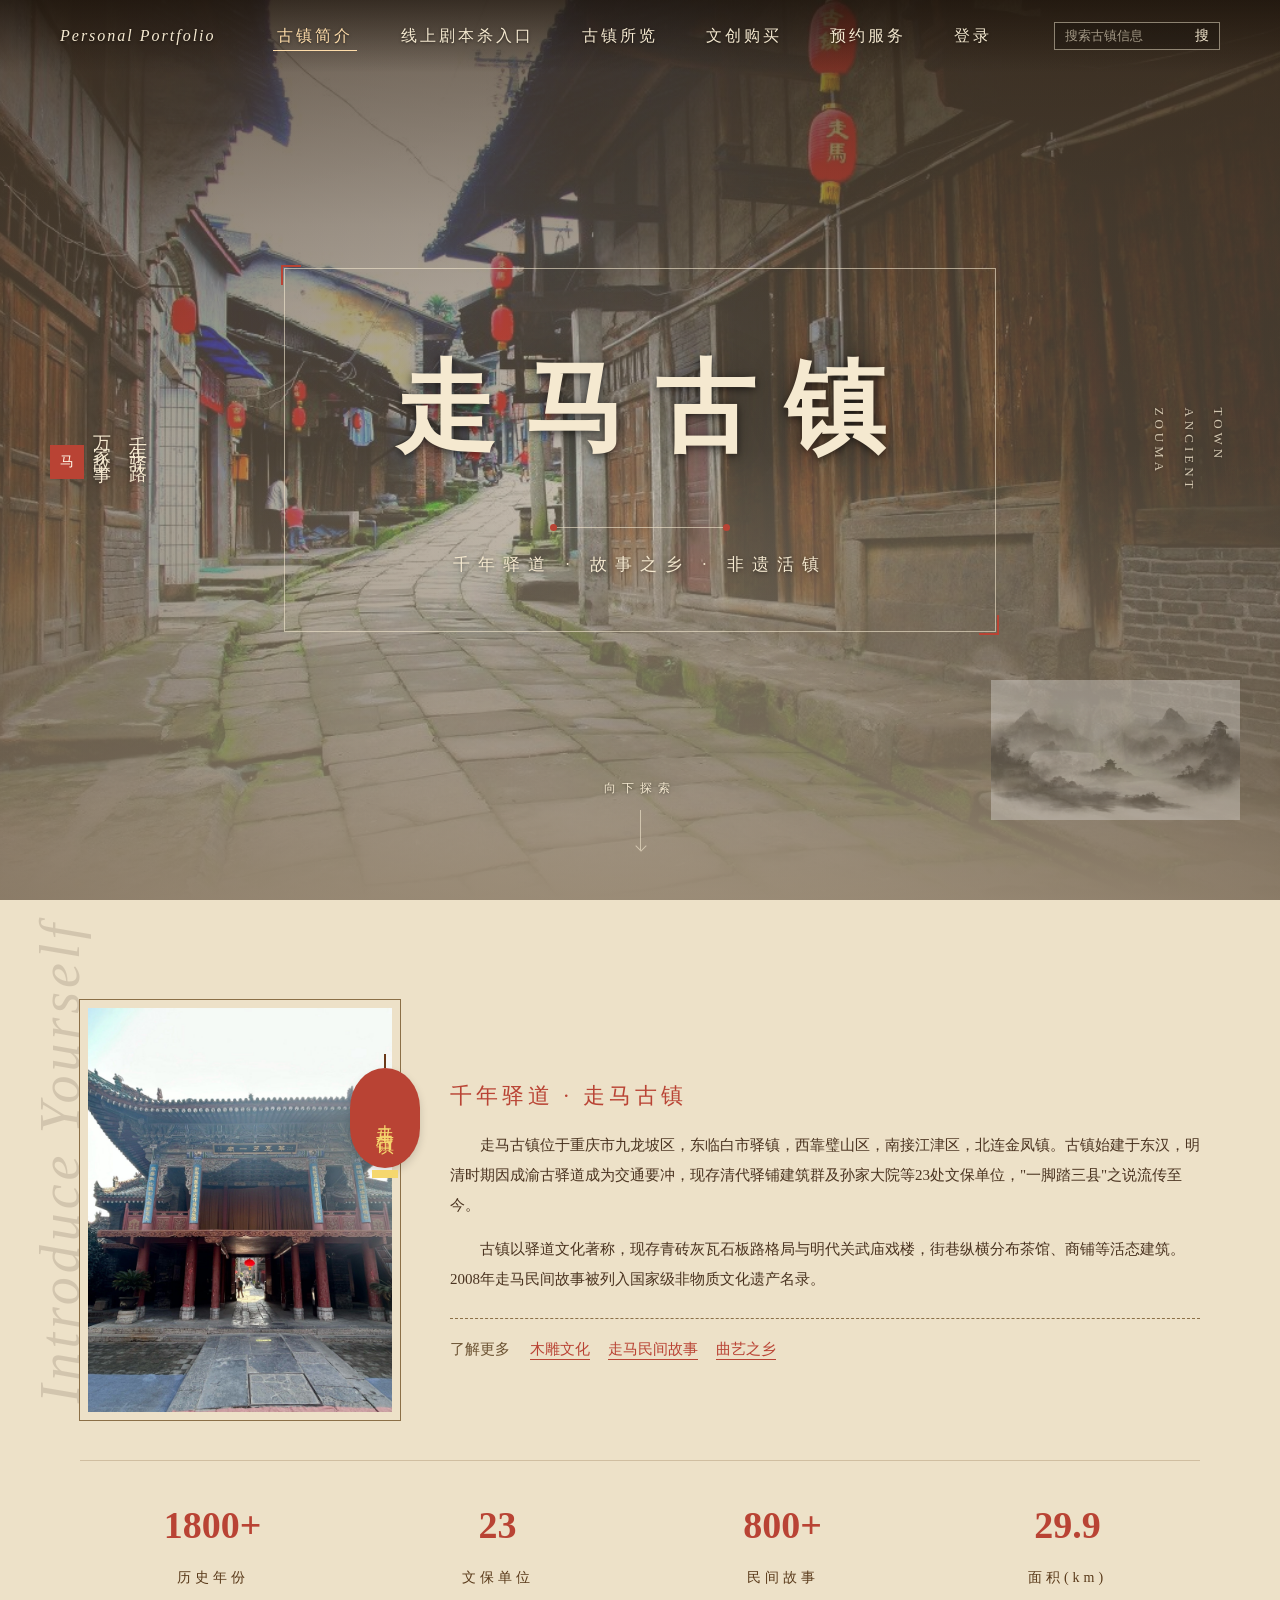
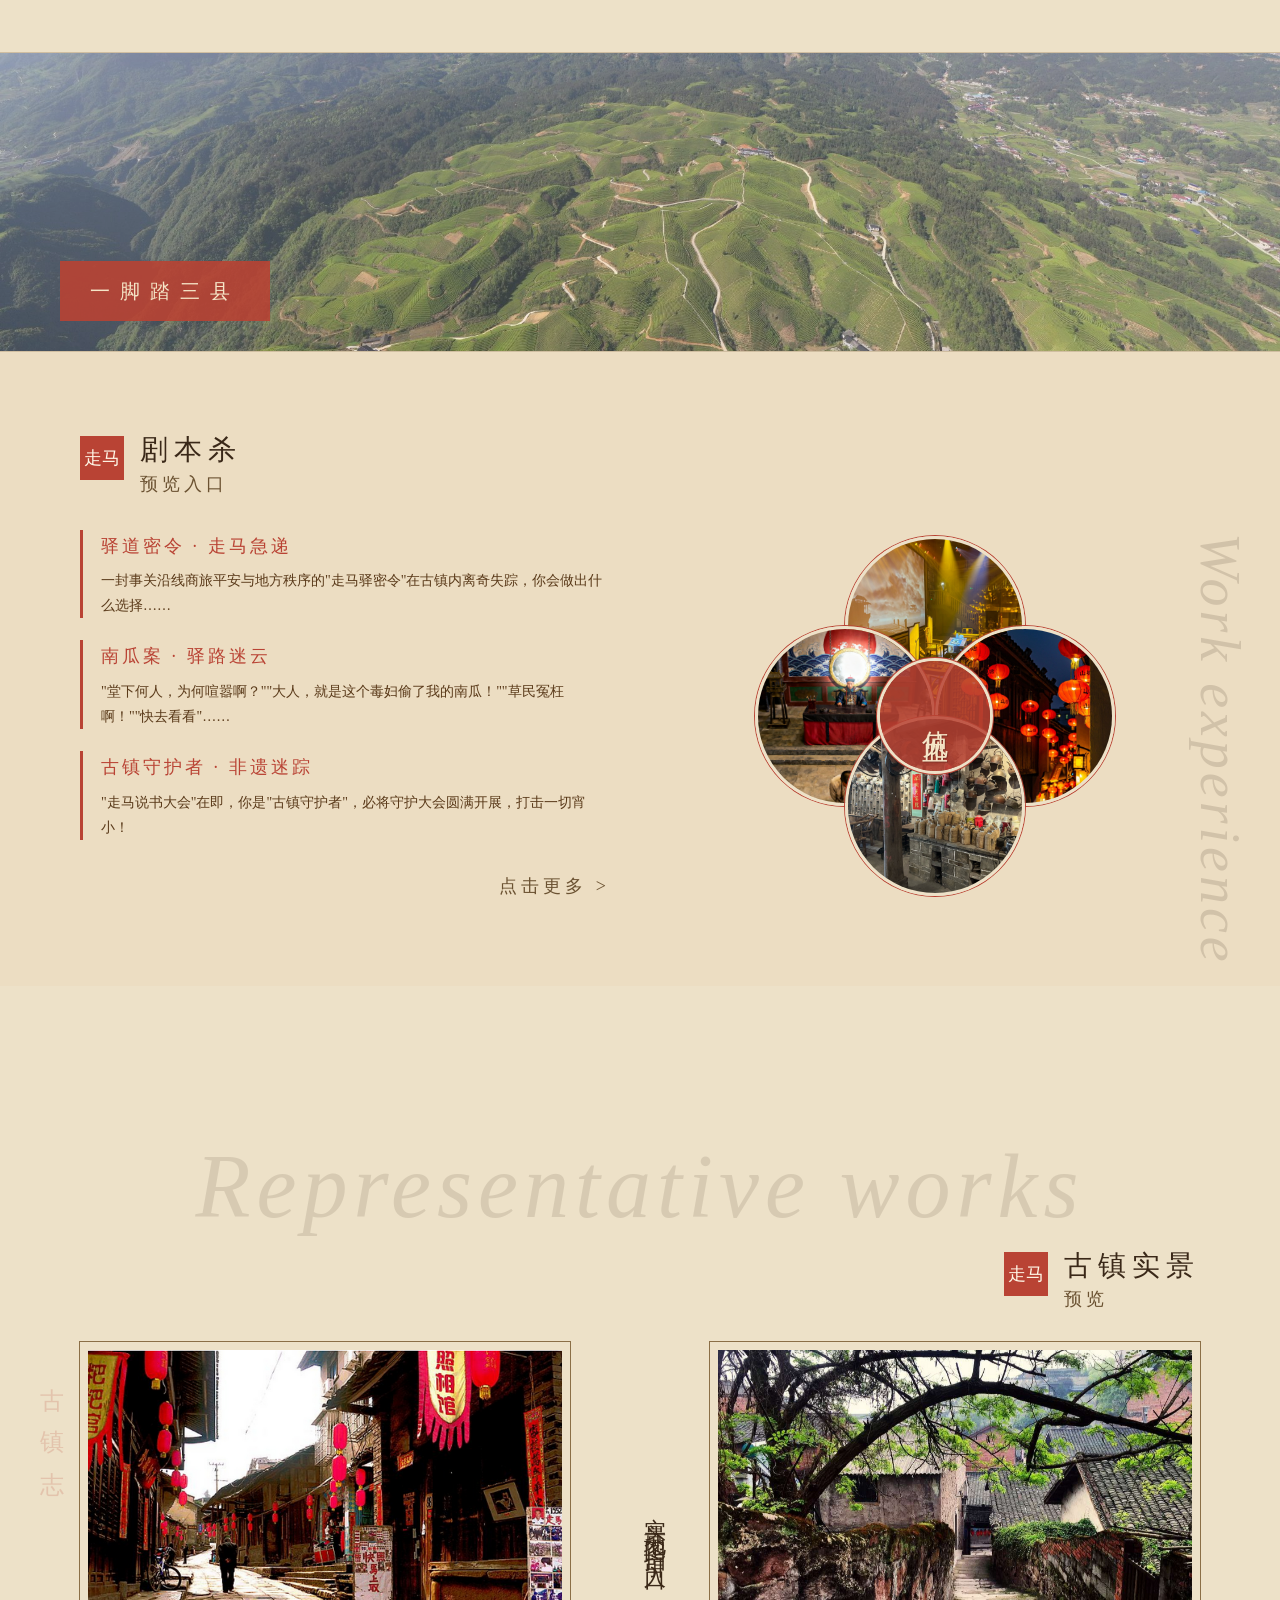
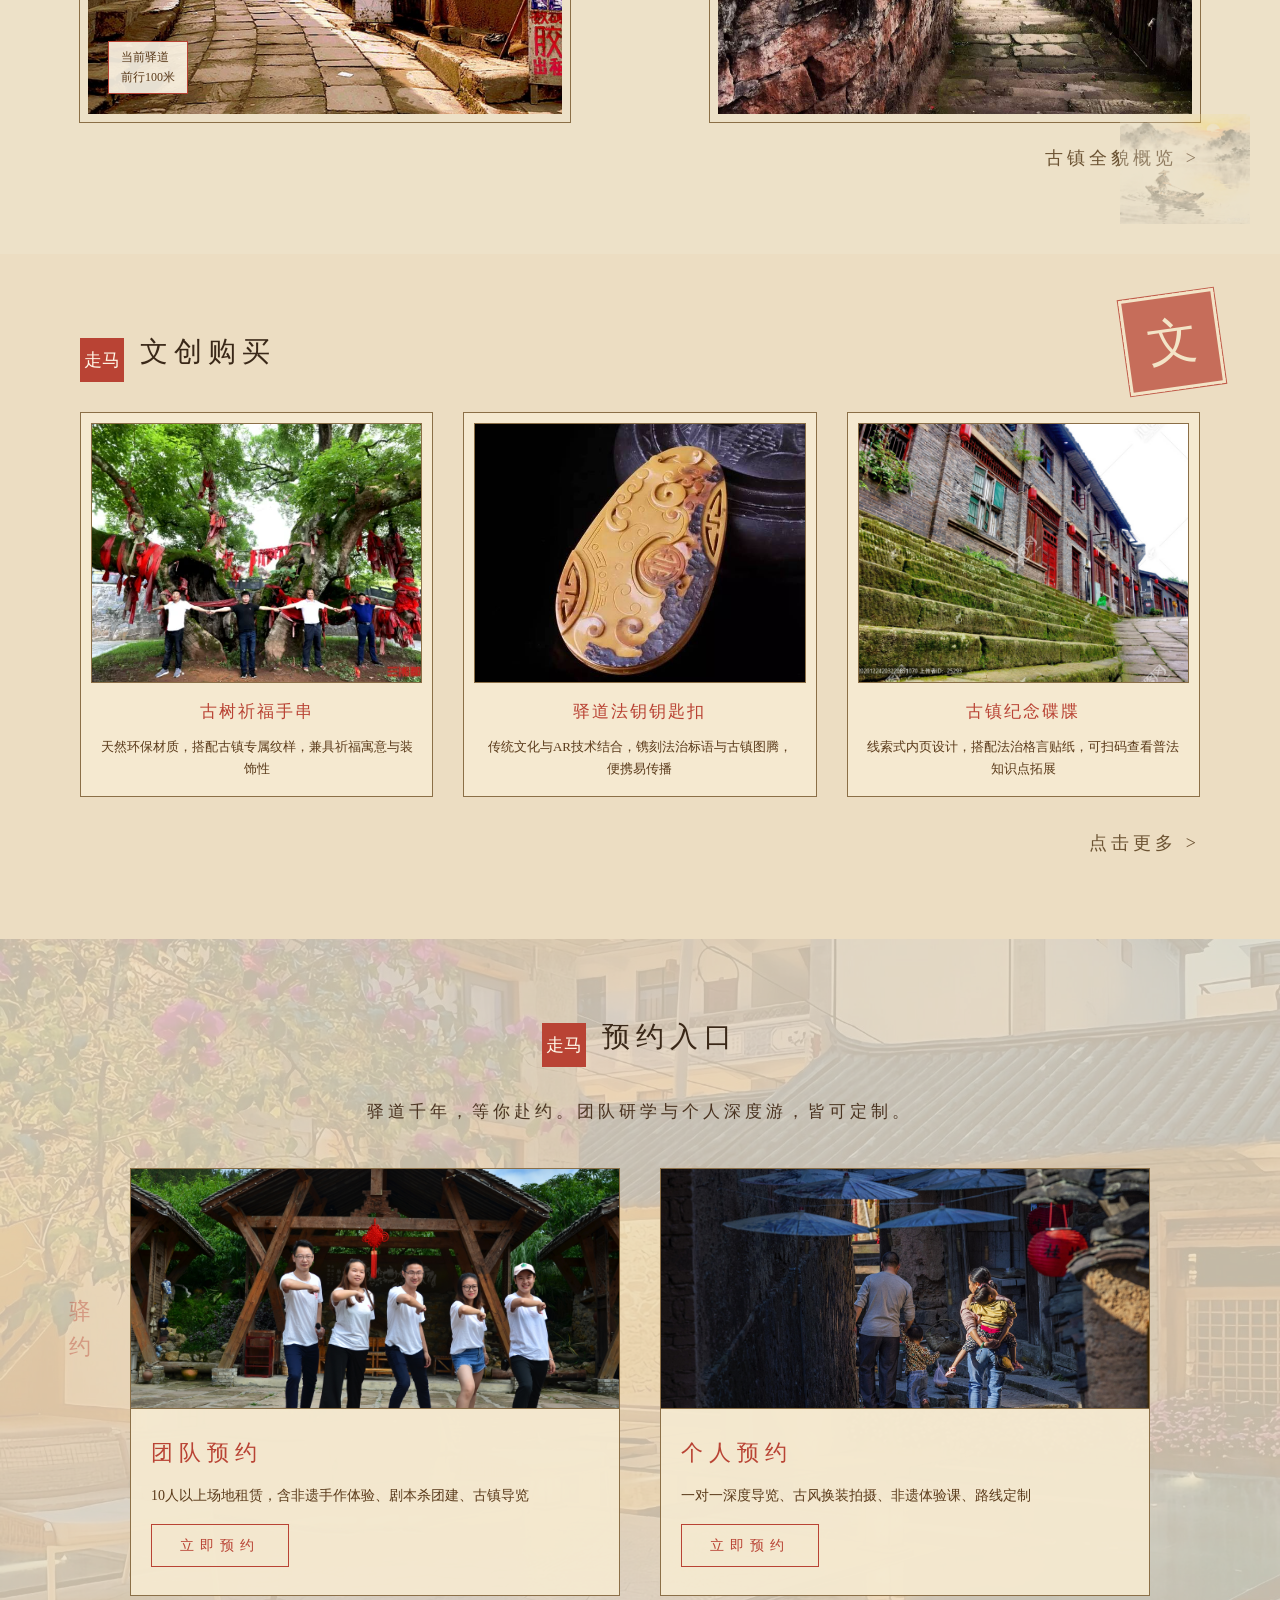
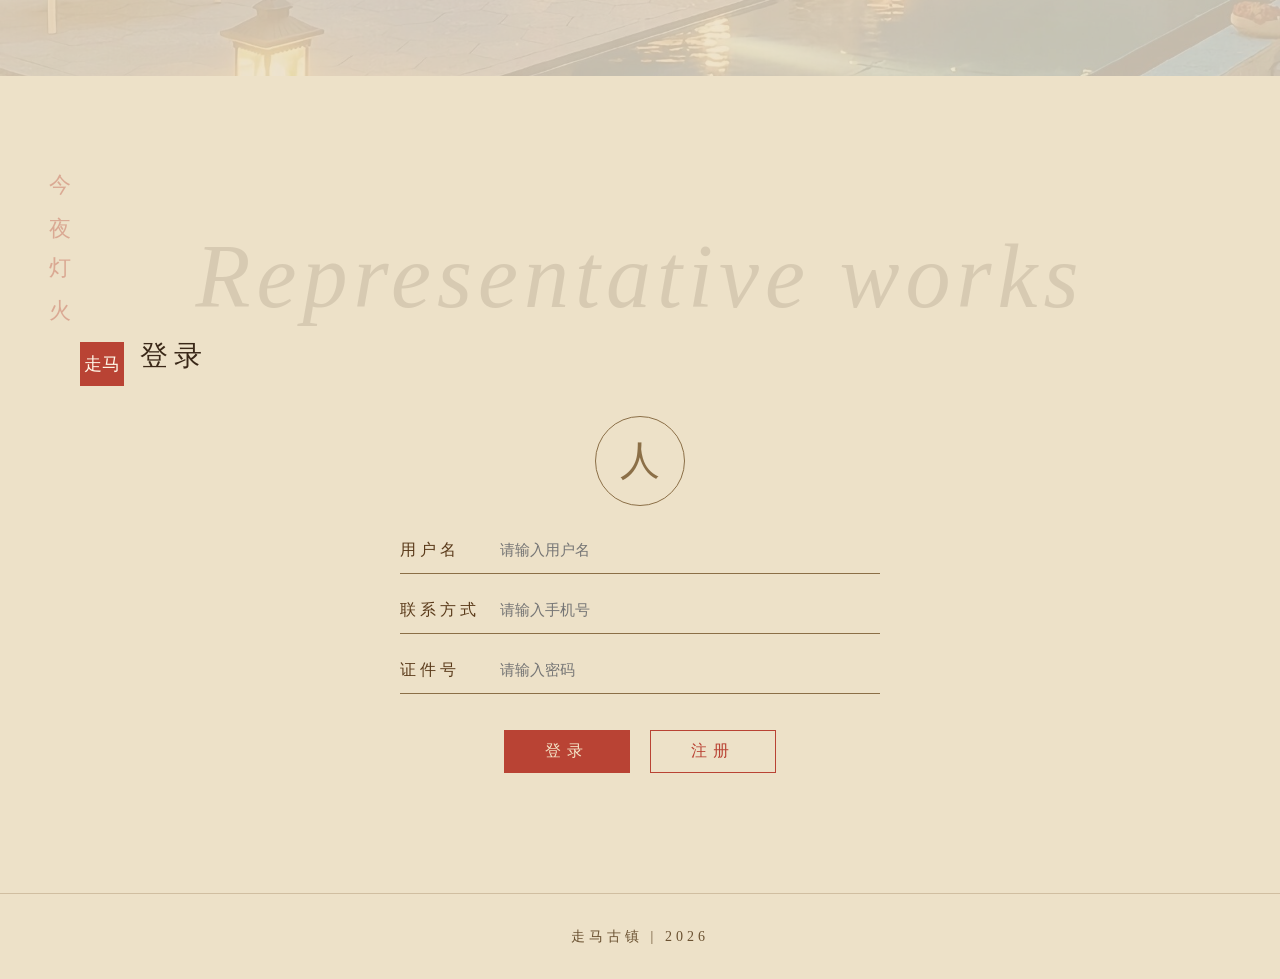
<file: index.html>
<!DOCTYPE html>
<html lang="zh-CN">
<head>
    <meta charset="UTF-8">
    <title>走马古镇 | zoumaguzhen</title>
    <link rel="stylesheet" href="css/style.css">
    <link rel="stylesheet" href="css/index.css">
</head>
<body>

<header class="dh_top">
    <div class="dh_logo">Personal Portfolio</div>
    <ul class="dh_menu">
        <li class="cur"><a href="index.html">古镇简介</a></li>
        <li><a href="pages/jubensha.html">线上剧本杀入口</a></li>
        <li><a href="pages/jianjie.html">古镇所览</a></li>
        <li><a href="pages/wenchuang.html">文创购买</a></li>
        <li><a href="pages/yuyue.html">预约服务</a></li>
        <li><a href="pages/login.html">登录</a></li>
    </ul>
    <div class="dh_search">
        <input type="text" placeholder="搜索古镇信息">
        <button type="button">搜</button>
    </div>
</header>

<!-- 全屏大图横幅 -->
<section class="banner_qu">
    <img class="banner_beijing" src="images/sy1.jpg" alt="走马古镇全景航拍 电脑壁纸">
    <div class="banner_zhezhao"></div>

    <div class="banner_zuoce">
        <p>千年驿路</p>
        <p>万家故事</p>
        <div class="yin">马</div>
    </div>

    <div class="banner_youce">
        <span>ZOUMA</span>
        <span>ANCIENT</span>
        <span>TOWN</span>
    </div>

    <div class="banner_zhongjian">
        <div class="banner_kuang">
            <h1 class="banner_biaoti">走马古镇</h1>
            <div class="banner_xian"></div>
            <p class="banner_fubi">千年驿道 · 故事之乡 · 非遗活镇</p>
        </div>
    </div>

    <div class="banner_xiashi">
        <span>向下探索</span>
        <div class="xiashi_jiantou"></div>
    </div>
</section>

<!-- 古镇简介区 -->
<section class="guzhen_jianjie">
    <div class="shuiyin_zuo">Introduce Yourself</div>

    <div class="jianjie_neirong">
        <div class="jianjie_tu">
            <img src="images/sy2.jpg" alt="走马古镇关武庙戏楼">
            <div class="denglong">走马古镇</div>
        </div>
        <div class="jianjie_wenzi">
            <h3>千年驿道 · 走马古镇</h3>
            <p>走马古镇位于重庆市九龙坡区，东临白市驿镇，西靠璧山区，南接江津区，北连金凤镇。古镇始建于东汉，明清时期因成渝古驿道成为交通要冲，现存清代驿铺建筑群及孙家大院等23处文保单位，"一脚踏三县"之说流传至今。</p>
            <p>古镇以驿道文化著称，现存青砖灰瓦石板路格局与明代关武庙戏楼，街巷纵横分布茶馆、商铺等活态建筑。2008年走马民间故事被列入国家级非物质文化遗产名录。</p>
            <div class="jianjie_lianjie">
                <span>了解更多</span>
                <a href="pages/mudiao.html">木雕文化</a>
                <a href="pages/gushi.html">走马民间故事</a>
                <a href="pages/jianjie.html">曲艺之乡</a>
            </div>
        </div>
    </div>

    <div class="jianjie_shuzi">
        <div class="jsz_item"><strong>1800+</strong><span>历史年份</span></div>
        <div class="jsz_item"><strong>23</strong><span>文保单位</span></div>
        <div class="jsz_item"><strong>800+</strong><span>民间故事</span></div>
        <div class="jsz_item"><strong>29.9</strong><span>面积(km)</span></div>
    </div>
</section>

<!-- 通栏大图（古镇全景） -->
<section class="tonglan_jing">
    <img src="images/sy3.jpg" alt="走马古镇全貌航拍鸟瞰图">
    <div class="tonglan_wenzi">
        <span>一脚踏三县</span>
    </div>
</section>

<!-- 剧本杀区 -->
<section class="juben_qu">
    <div class="shuiyin_you">Work experience</div>
    <div class="qu_biaoti">
        <div class="yinzhang">走马</div>
        <h2>剧本杀<small>预览入口</small></h2>
    </div>

    <div class="juben_neirong">
        <div class="juben_zuo">
            <ul class="juben_liebiao">
                <li data-hua="pages/jubensha.html#yi">
                    <h4>驿道密令 · 走马急递</h4>
                    <p>一封事关沿线商旅平安与地方秩序的"走马驿密令"在古镇内离奇失踪，你会做出什么选择……</p>
                </li>
                <li data-hua="pages/nanguaan.html">
                    <h4>南瓜案 · 驿路迷云</h4>
                    <p>"堂下何人，为何喧嚣啊？""大人，就是这个毒妇偷了我的南瓜！""草民冤枉啊！""快去看看"……</p>
                </li>
                <li data-hua="pages/jubensha.html#san">
                    <h4>古镇守护者 · 非遗迷踪</h4>
                    <p>"走马说书大会"在即，你是"古镇守护者"，必将守护大会圆满开展，打击一切宵小！</p>
                </li>
            </ul>
            <div class="juben_more"><a href="pages/jubensha.html">点击更多 &gt;</a></div>
        </div>

        <div class="juben_you">
            <div class="juben_huayuan">
                <div class="hua hua_top"><img src="images/sy4.jpg" alt="剧本杀沉浸场景"></div>
                <div class="hua hua_left"><img src="images/sy5.jpg" alt="公堂场景"></div>
                <div class="hua hua_right"><img src="images/sy6.jpg" alt="灯笼夜景"></div>
                <div class="hua hua_bottom"><img src="images/sy7.jpg" alt="茶馆说书"></div>
                <div class="zhongxin">侦见血</div>
            </div>
        </div>
    </div>
</section>

<!-- 古镇实景区 -->
<section class="shijing_qu">
    <p class="shuiyin_da">Representative works</p>

    <div class="qu_biaoti" style="justify-content:flex-end;">
        <div class="yinzhang">走马</div>
        <h2>古镇实景<small>预览</small></h2>
    </div>

    <div class="shijing_neirong">
        <div class="shijing_zuo">
            <img src="images/sy8.jpg" alt="古镇地图导览">
            <div class="biaoji">当前驿道<br>前行100米</div>
        </div>
        <div class="shijing_zhongjian">
            实景地图指引入口
        </div>
        <div class="shijing_you">
            <img src="images/sy9.jpg" alt="古镇全貌航拍">
        </div>
    </div>
    <div class="juben_more" style="margin-top:20px;"><a href="pages/jianjie.html">古镇全貌概览 &gt;</a></div>
</section>

<!-- 文创购买区 -->
<section class="wenchuang_qu">
    <div class="qu_biaoti">
        <div class="yinzhang">走马</div>
        <h2>文创购买</h2>
    </div>

    <div class="wenchuang_liebiao">
        <div class="wenchuang_ka">
            <div class="ka_tu"><img src="images/sy10.jpg" alt="走马古树祈福手串"></div>
            <div class="ka_wenzi">
                <h4>古树祈福手串</h4>
                <p>天然环保材质，搭配古镇专属纹样，兼具祈福寓意与装饰性</p>
            </div>
        </div>
        <div class="wenchuang_ka">
            <div class="ka_tu"><img src="images/sy11.jpg" alt="驿道法钥钥匙扣 传统文化与AR技术结合"></div>
            <div class="ka_wenzi">
                <h4>驿道法钥钥匙扣</h4>
                <p>传统文化与AR技术结合，镌刻法治标语与古镇图腾，便携易传播</p>
            </div>
        </div>
        <div class="wenchuang_ka">
            <div class="ka_tu"><img src="images/sy12.jpg" alt="探案手账本套装"></div>
            <div class="ka_wenzi">
                <h4>古镇纪念碟牒</h4>
                <p>线索式内页设计，搭配法治格言贴纸，可扫码查看普法知识点拓展</p>
            </div>
        </div>
    </div>

    <div class="wenchuang_more"><a href="pages/wenchuang.html">点击更多 &gt;</a></div>
</section>

<!-- 预约入口区 -->
<section class="yuyue_qu">
    <div class="yuyue_beijing">
        <img src="images/sy13.jpg" alt="走马古镇研学场地全景">
    </div>
    <div class="yuyue_zhezhao"></div>

    <div class="yuyue_toumingceng">
        <div class="qu_biaoti" style="justify-content:center;">
            <div class="yinzhang">走马</div>
            <h2>预约入口</h2>
        </div>
        <p class="yuyue_miaoshu">驿道千年，等你赴约。团队研学与个人深度游，皆可定制。</p>

        <div class="yuyue_shuangka">
            <div class="yuyue_daka" onclick="window.location.href='pages/yuyue.html#tuandui'">
                <div class="ydk_tu"><img src="images/sy14.jpg" alt="团队预约场地"></div>
                <div class="ydk_wenzi">
                    <h3>团队预约</h3>
                    <p>10人以上场地租赁，含非遗手作体验、剧本杀团建、古镇导览</p>
                    <span class="ydk_anniu">立即预约</span>
                </div>
            </div>
            <div class="yuyue_daka" onclick="window.location.href='pages/yuyue.html#geren'">
                <div class="ydk_tu"><img src="images/sy15.jpg" alt="个人预约定制"></div>
                <div class="ydk_wenzi">
                    <h3>个人预约</h3>
                    <p>一对一深度导览、古风换装拍摄、非遗体验课、路线定制</p>
                    <span class="ydk_anniu">立即预约</span>
                </div>
            </div>
        </div>
    </div>
</section>

<!-- 登录区 -->
<section class="denglu_qu">
    <p class="shuiyin_da">Representative works</p>
    <div class="qu_biaoti">
        <div class="yinzhang">走马</div>
        <h2>登录</h2>
    </div>

    <form class="denglu_neirong" action="javascript:void(0);">
        <div class="denglu_touxiang">人</div>
        <div class="denglu_zu">
            <label>用户名</label>
            <input type="text" placeholder="请输入用户名">
        </div>
        <div class="denglu_zu">
            <label>联系方式</label>
            <input type="text" placeholder="请输入手机号">
        </div>
        <div class="denglu_zu">
            <label>证件号</label>
            <input type="password" placeholder="请输入密码">
        </div>
        <div class="denglu_anniu">
            <button type="button" class="zhu">登录</button>
            <button type="button">注册</button>
        </div>
    </form>
</section>

<footer class="ye_jiao">
    走马古镇 | 2026
</footer>

<script src="js/main.js"></script>
</body>
</html>
</file>
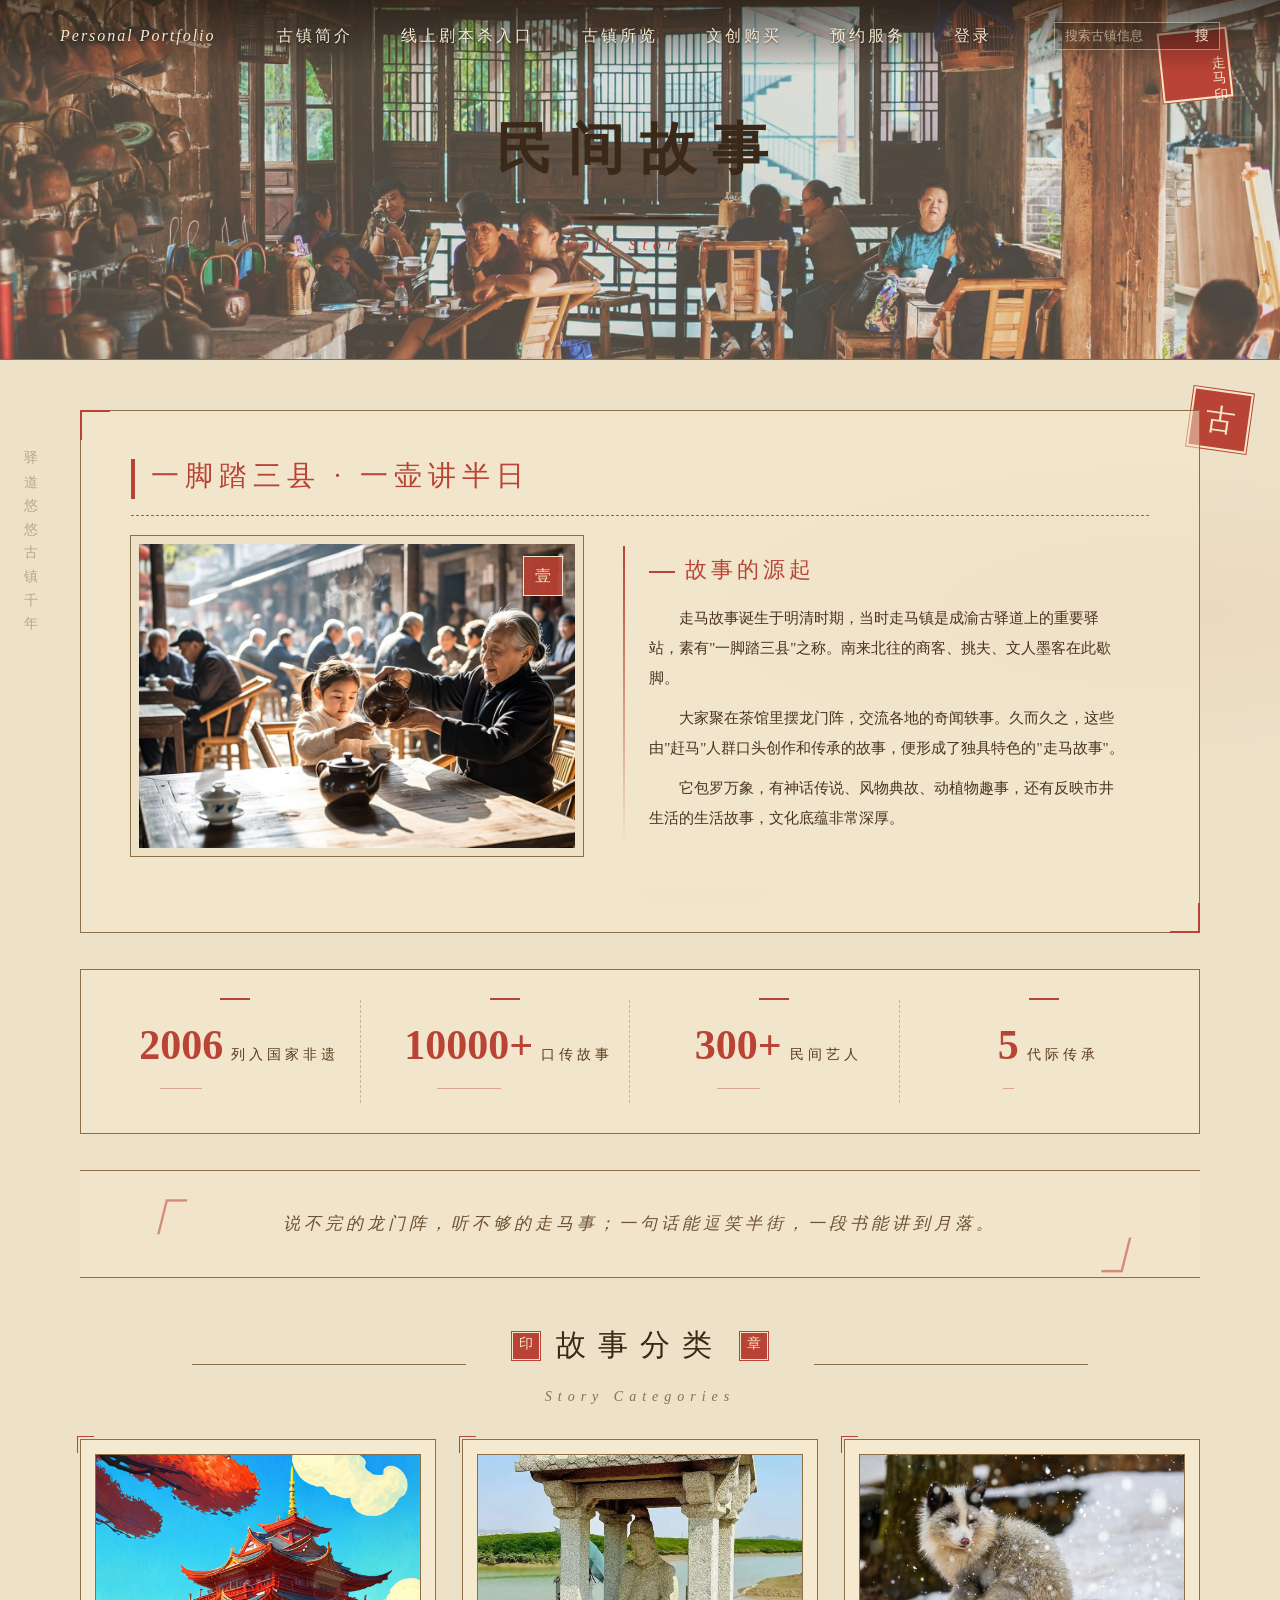
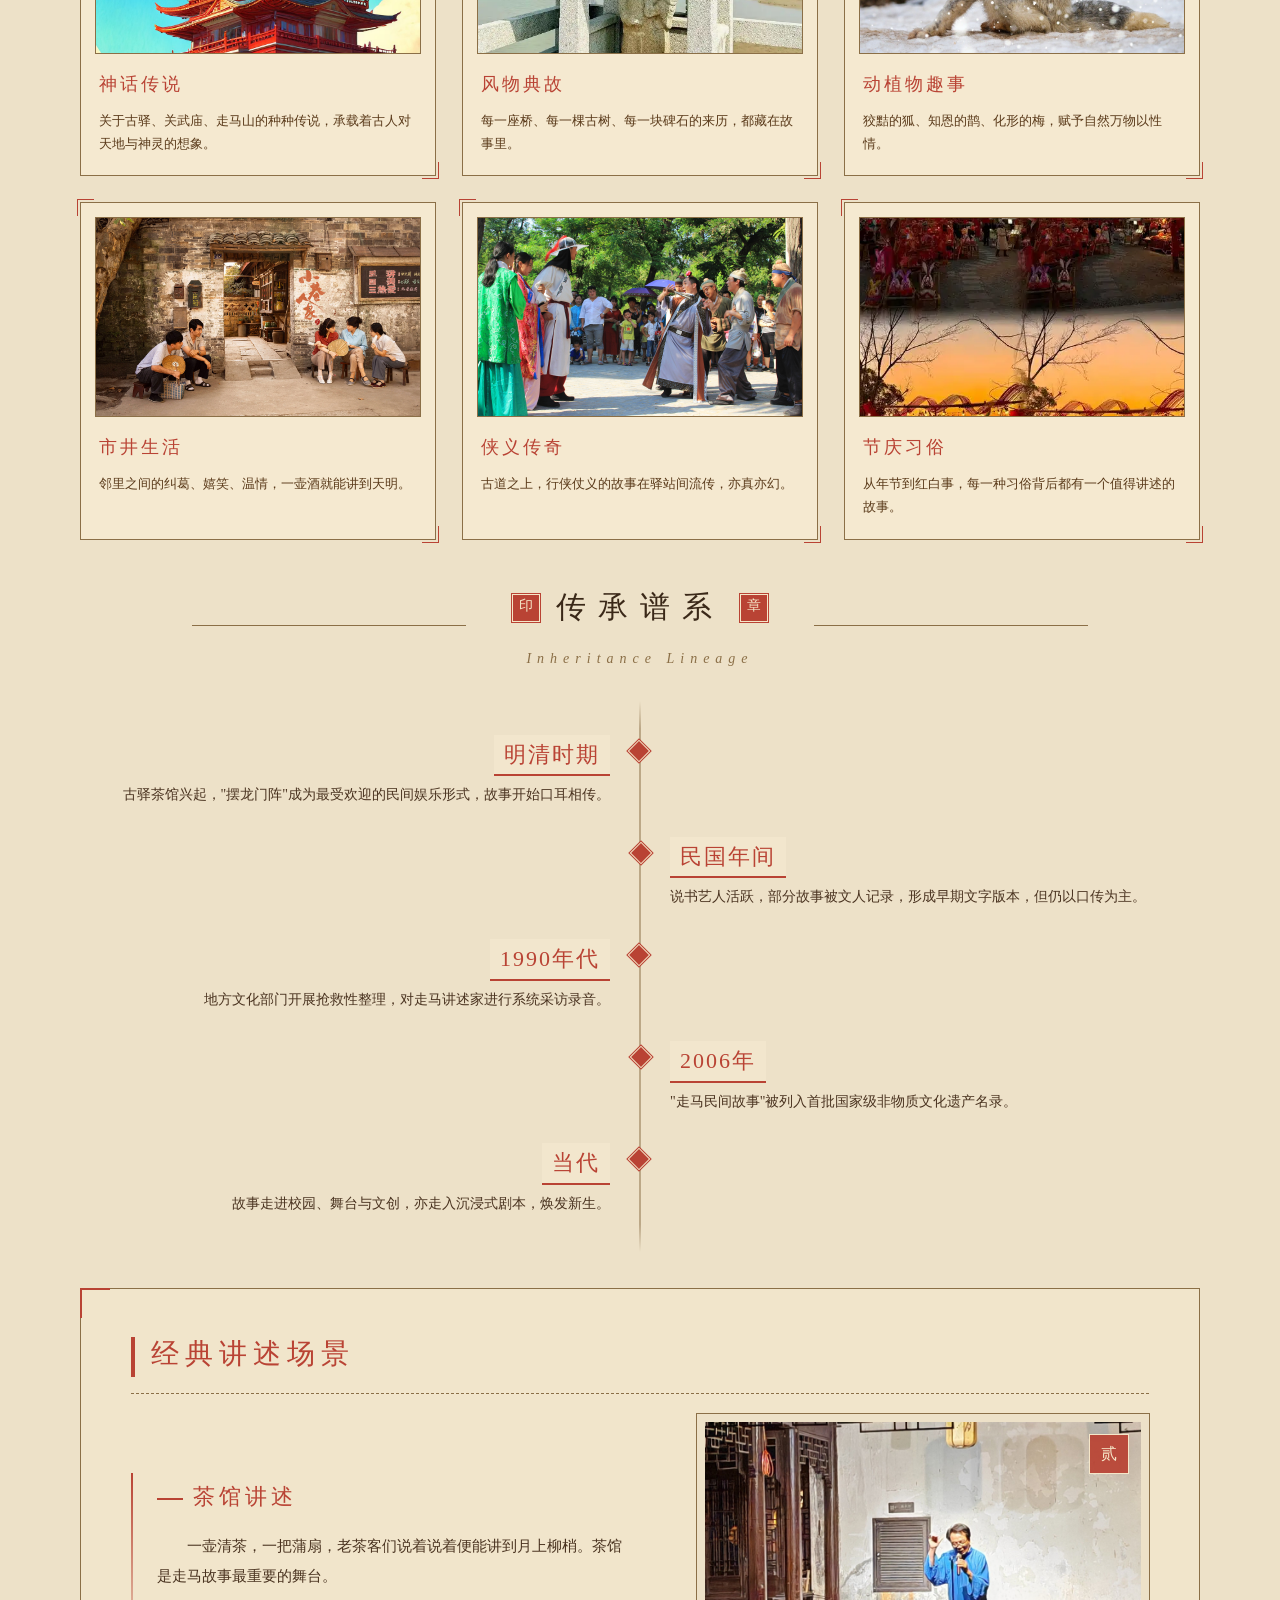
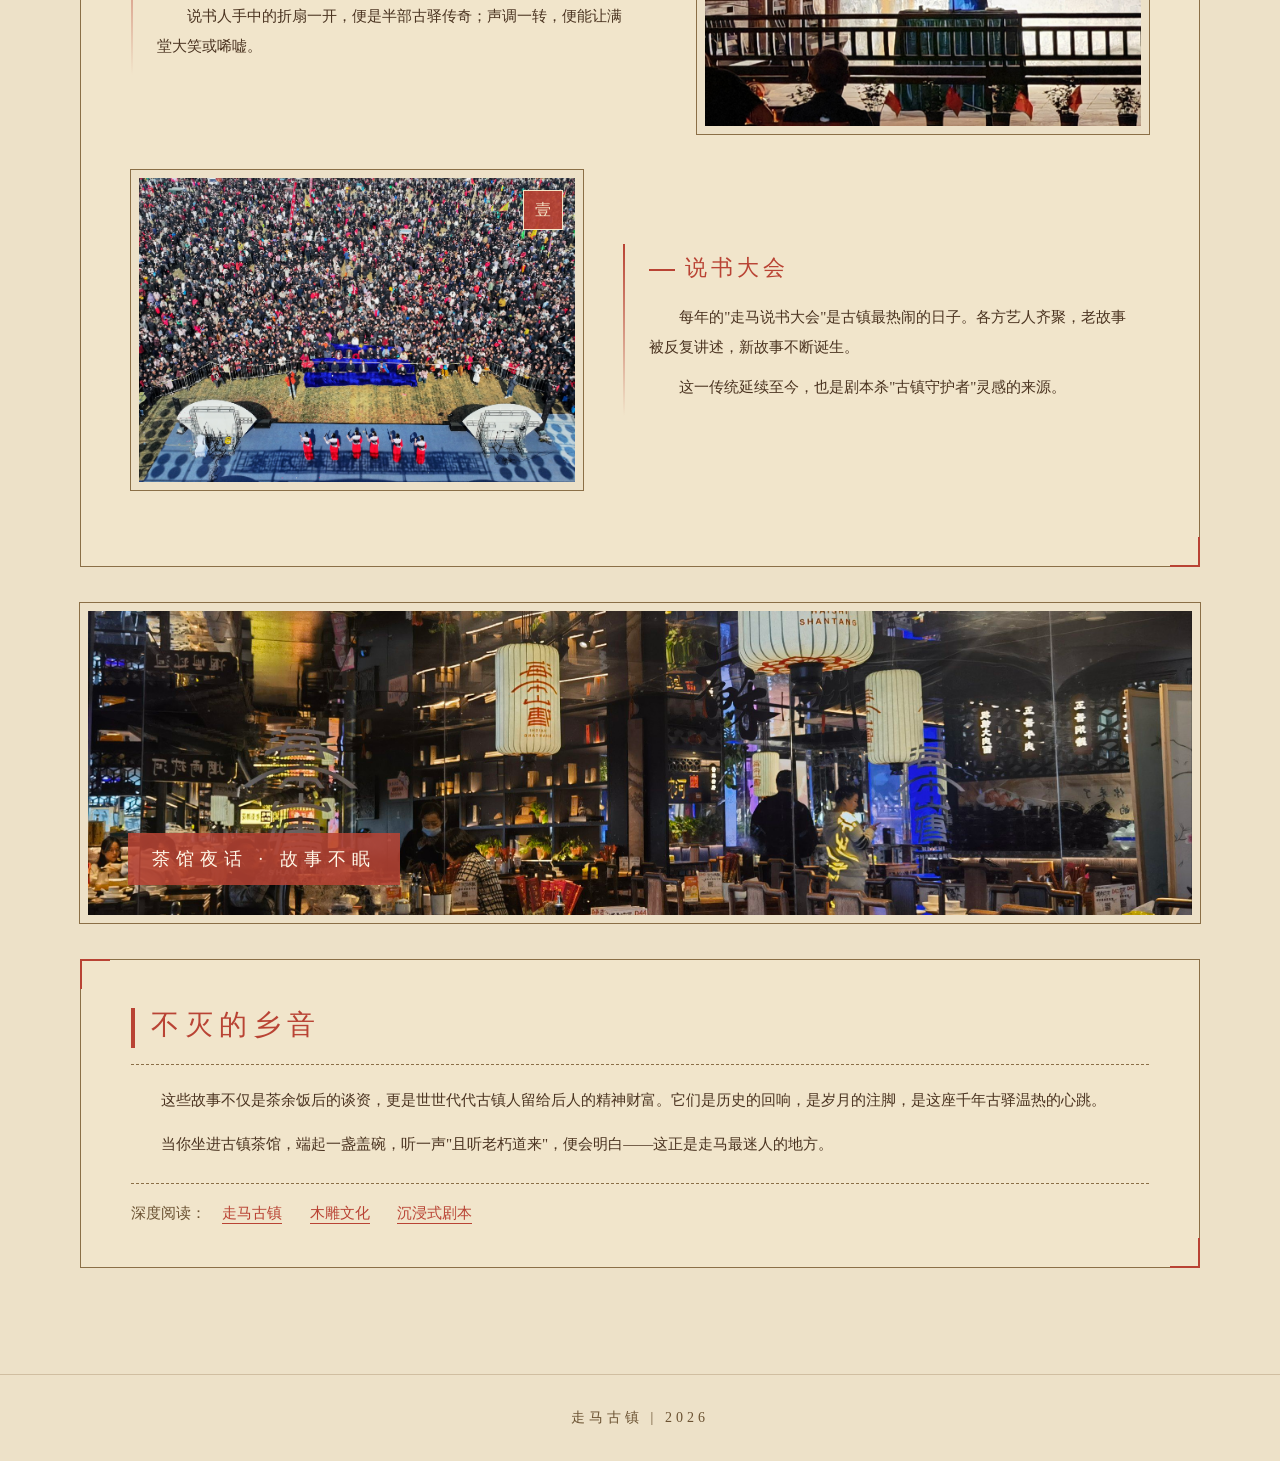
<file: pages/gushi.html>
<!DOCTYPE html>
<html lang="zh-CN">
<head>
    <meta charset="UTF-8">
    <title>走马民间故事 - 走马古镇</title>
    <link rel="stylesheet" href="../css/style.css">
</head>
<body>

<header class="dh_top">
    <div class="dh_logo">Personal Portfolio</div>
    <ul class="dh_menu">
        <li><a href="../index.html">古镇简介</a></li>
        <li><a href="jubensha.html">线上剧本杀入口</a></li>
        <li><a href="jianjie.html">古镇所览</a></li>
        <li><a href="wenchuang.html">文创购买</a></li>
        <li><a href="yuyue.html">预约服务</a></li>
        <li><a href="login.html">登录</a></li>
    </ul>
    <div class="dh_search">
        <input type="text" placeholder="搜索古镇信息">
        <button type="button">搜</button>
    </div>
</header>

<section class="zi_banner">
    <img src="../images/gs1.jpg" alt="走马古镇茶馆老人摆龙门阵讲故事场景 电脑壁纸">
    <div class="zi_banner_wenzi">
        <h1>民间故事</h1>
        <p>Folk Stories</p>
    </div>
</section>

<div class="zi_baoguo">

    <article class="zi_neirong">
        <h2>一脚踏三县 · 一壶讲半日</h2>
        <div class="zi_zutu">
            <div class="zt_tu"><img src="../images/gs2.jpg" alt="走马古镇茶馆老人摆龙门阵讲故事场景"></div>
            <div class="zt_wenzi">
                <h3>故事的源起</h3>
                <p>走马故事诞生于明清时期，当时走马镇是成渝古驿道上的重要驿站，素有"一脚踏三县"之称。南来北往的商客、挑夫、文人墨客在此歇脚。</p>
                <p>大家聚在茶馆里摆龙门阵，交流各地的奇闻轶事。久而久之，这些由"赶马"人群口头创作和传承的故事，便形成了独具特色的"走马故事"。</p>
                <p>它包罗万象，有神话传说、风物典故、动植物趣事，还有反映市井生活的生活故事，文化底蕴非常深厚。</p>
            </div>
        </div>
    </article>

    <div class="zi_shuju">
        <div class="sj_xiang"><strong>2006</strong><span>列入国家非遗</span></div>
        <div class="sj_xiang"><strong>10000+</strong><span>口传故事</span></div>
        <div class="sj_xiang"><strong>300+</strong><span>民间艺人</span></div>
        <div class="sj_xiang"><strong>5</strong><span>代际传承</span></div>
    </div>

    <div class="zi_yinwen">
        说不完的龙门阵，听不够的走马事；一句话能逗笑半街，一段书能讲到月落。
    </div>

    <div class="zi_zsbiaoti">
        <h2>故事分类</h2>
        <p>Story Categories</p>
    </div>

    <div class="zi_kazu">
        <div class="ka">
            <div class="k_tu"><img src="../images/gs3.jpg" alt="走马古镇神话传说类故事场景"></div>
            <h4>神话传说</h4>
            <p>关于古驿、关武庙、走马山的种种传说，承载着古人对天地与神灵的想象。</p>
        </div>
        <div class="ka">
            <div class="k_tu"><img src="../images/gs4.jpg" alt="走马古镇风物典故类故事场景"></div>
            <h4>风物典故</h4>
            <p>每一座桥、每一棵古树、每一块碑石的来历，都藏在故事里。</p>
        </div>
        <div class="ka">
            <div class="k_tu"><img src="../images/gs5.jpg" alt="走马古镇动植物趣事故事插画"></div>
            <h4>动植物趣事</h4>
            <p>狡黠的狐、知恩的鹊、化形的梅，赋予自然万物以性情。</p>
        </div>
        <div class="ka">
            <div class="k_tu"><img src="../images/gs6.jpg" alt="走马古镇市井生活生活故事场景"></div>
            <h4>市井生活</h4>
            <p>邻里之间的纠葛、嬉笑、温情，一壶酒就能讲到天明。</p>
        </div>
        <div class="ka">
            <div class="k_tu"><img src="../images/gs7.jpg" alt="走马古镇侠义传奇故事场景"></div>
            <h4>侠义传奇</h4>
            <p>古道之上，行侠仗义的故事在驿站间流传，亦真亦幻。</p>
        </div>
        <div class="ka">
            <div class="k_tu"><img src="../images/gs8.jpg" alt="走马古镇节庆习俗故事场景"></div>
            <h4>节庆习俗</h4>
            <p>从年节到红白事，每一种习俗背后都有一个值得讲述的故事。</p>
        </div>
    </div>

    <div class="zi_zsbiaoti">
        <h2>传承谱系</h2>
        <p>Inheritance Lineage</p>
    </div>

    <div class="zi_shijian">
        <div class="sj">
            <h4>明清时期</h4>
            <p>古驿茶馆兴起，"摆龙门阵"成为最受欢迎的民间娱乐形式，故事开始口耳相传。</p>
        </div>
        <div class="sj">
            <h4>民国年间</h4>
            <p>说书艺人活跃，部分故事被文人记录，形成早期文字版本，但仍以口传为主。</p>
        </div>
        <div class="sj">
            <h4>1990年代</h4>
            <p>地方文化部门开展抢救性整理，对走马讲述家进行系统采访录音。</p>
        </div>
        <div class="sj">
            <h4>2006年</h4>
            <p>"走马民间故事"被列入首批国家级非物质文化遗产名录。</p>
        </div>
        <div class="sj">
            <h4>当代</h4>
            <p>故事走进校园、舞台与文创，亦走入沉浸式剧本，焕发新生。</p>
        </div>
    </div>

    <article class="zi_neirong">
        <h2>经典讲述场景</h2>
        <div class="zi_zutu youtu">
            <div class="zt_tu"><img src="../images/gs9.jpg" alt="走马古镇茶馆说书人折扇讲述场景"></div>
            <div class="zt_wenzi">
                <h3>茶馆讲述</h3>
                <p>一壶清茶，一把蒲扇，老茶客们说着说着便能讲到月上柳梢。茶馆是走马故事最重要的舞台。</p>
                <p>说书人手中的折扇一开，便是半部古驿传奇；声调一转，便能让满堂大笑或唏嘘。</p>
            </div>
        </div>
        <div class="zi_zutu">
            <div class="zt_tu"><img src="../images/gs10.jpg" alt="走马古镇说书大会舞台演出场景"></div>
            <div class="zt_wenzi">
                <h3>说书大会</h3>
                <p>每年的"走马说书大会"是古镇最热闹的日子。各方艺人齐聚，老故事被反复讲述，新故事不断诞生。</p>
                <p>这一传统延续至今，也是剧本杀"古镇守护者"灵感的来源。</p>
            </div>
        </div>
    </article>

    <div class="zi_tonglan">
        <img src="../images/gs11.jpg" alt="走马古镇茶馆夜话氛围全景图">
        <div class="tlbt">茶馆夜话 · 故事不眠</div>
    </div>

    <article class="zi_neirong">
        <h2>不灭的乡音</h2>
        <p>这些故事不仅是茶余饭后的谈资，更是世世代代古镇人留给后人的精神财富。它们是历史的回响，是岁月的注脚，是这座千年古驿温热的心跳。</p>
        <p>当你坐进古镇茶馆，端起一盏盖碗，听一声"且听老朽道来"，便会明白——这正是走马最迷人的地方。</p>
        <div class="you_lj">
            <span style="color:#6b5232;">深度阅读：</span>
            <a href="jianjie.html">走马古镇</a>
            <a href="mudiao.html">木雕文化</a>
            <a href="jubensha.html">沉浸式剧本</a>
        </div>
    </article>

</div>

<footer class="ye_jiao">
    走马古镇 | 2026
</footer>

<script src="../js/main.js"></script>
</body>
</html>
</file>
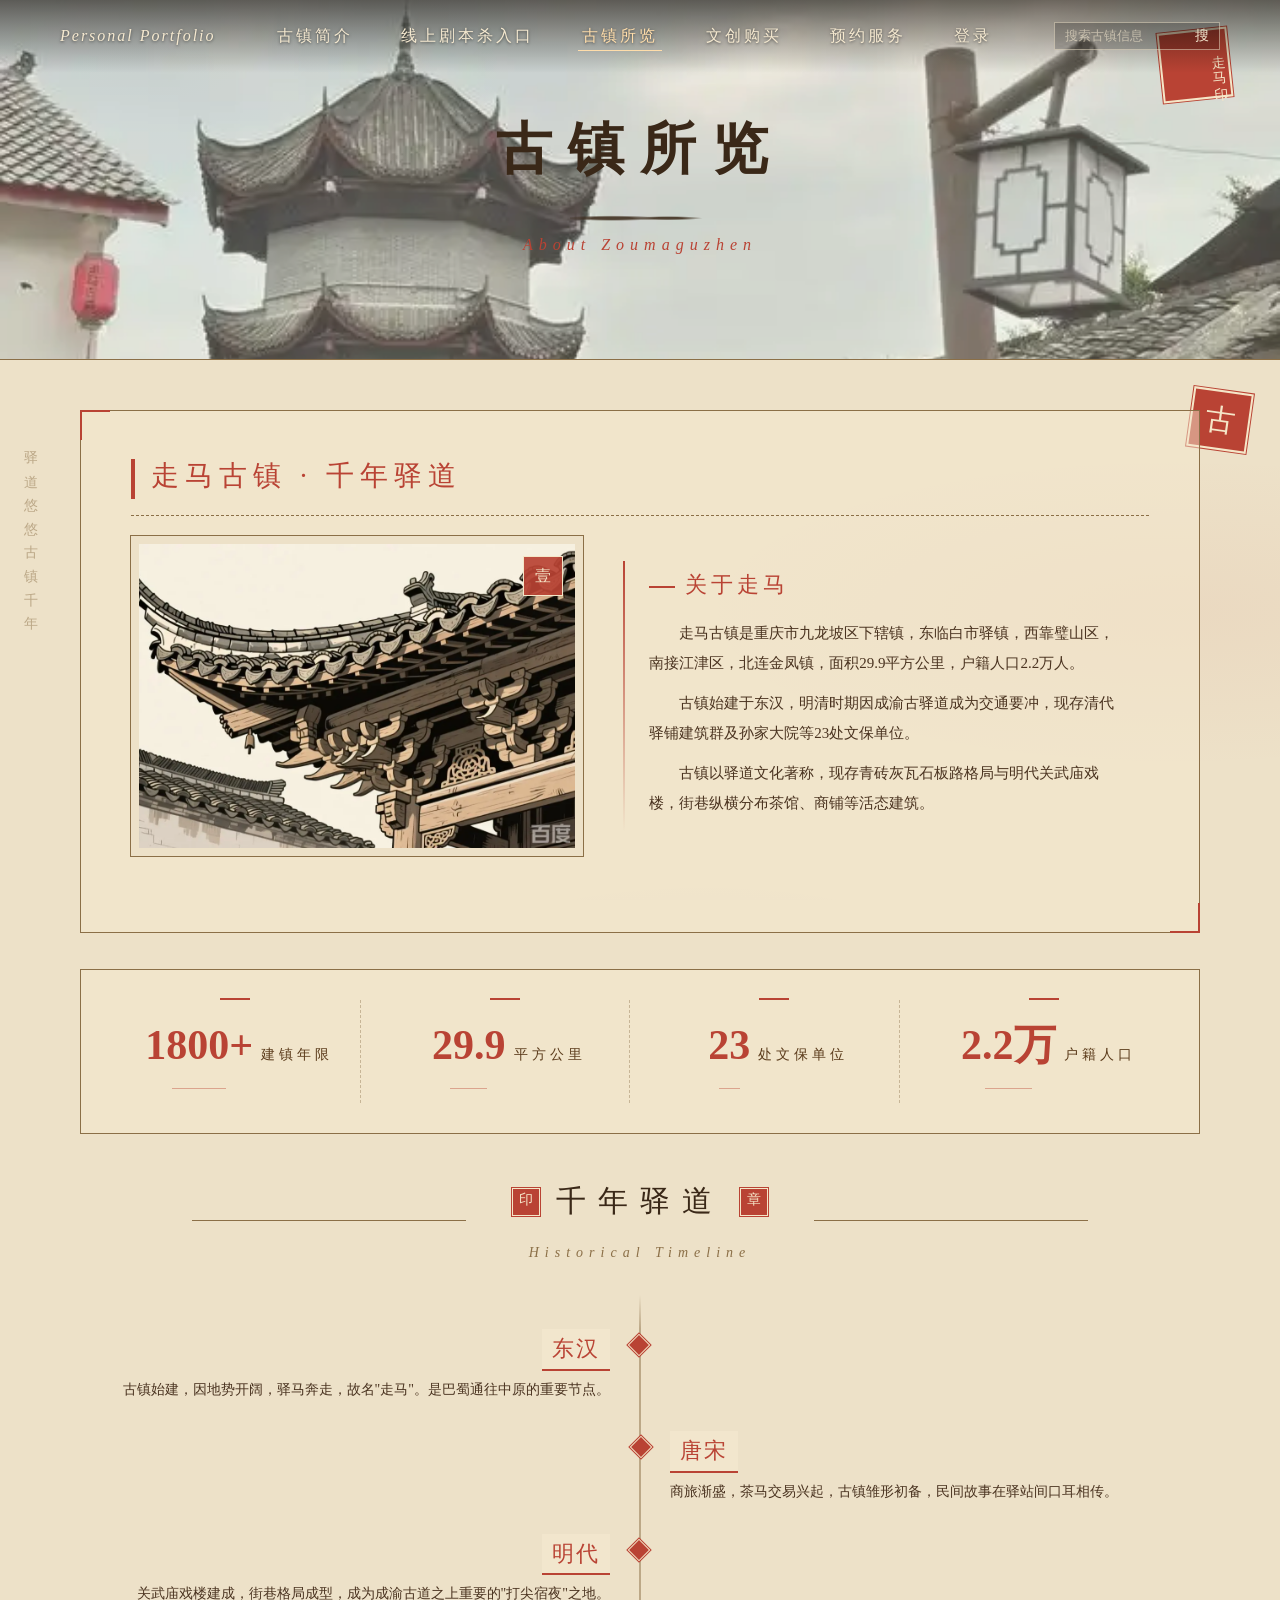
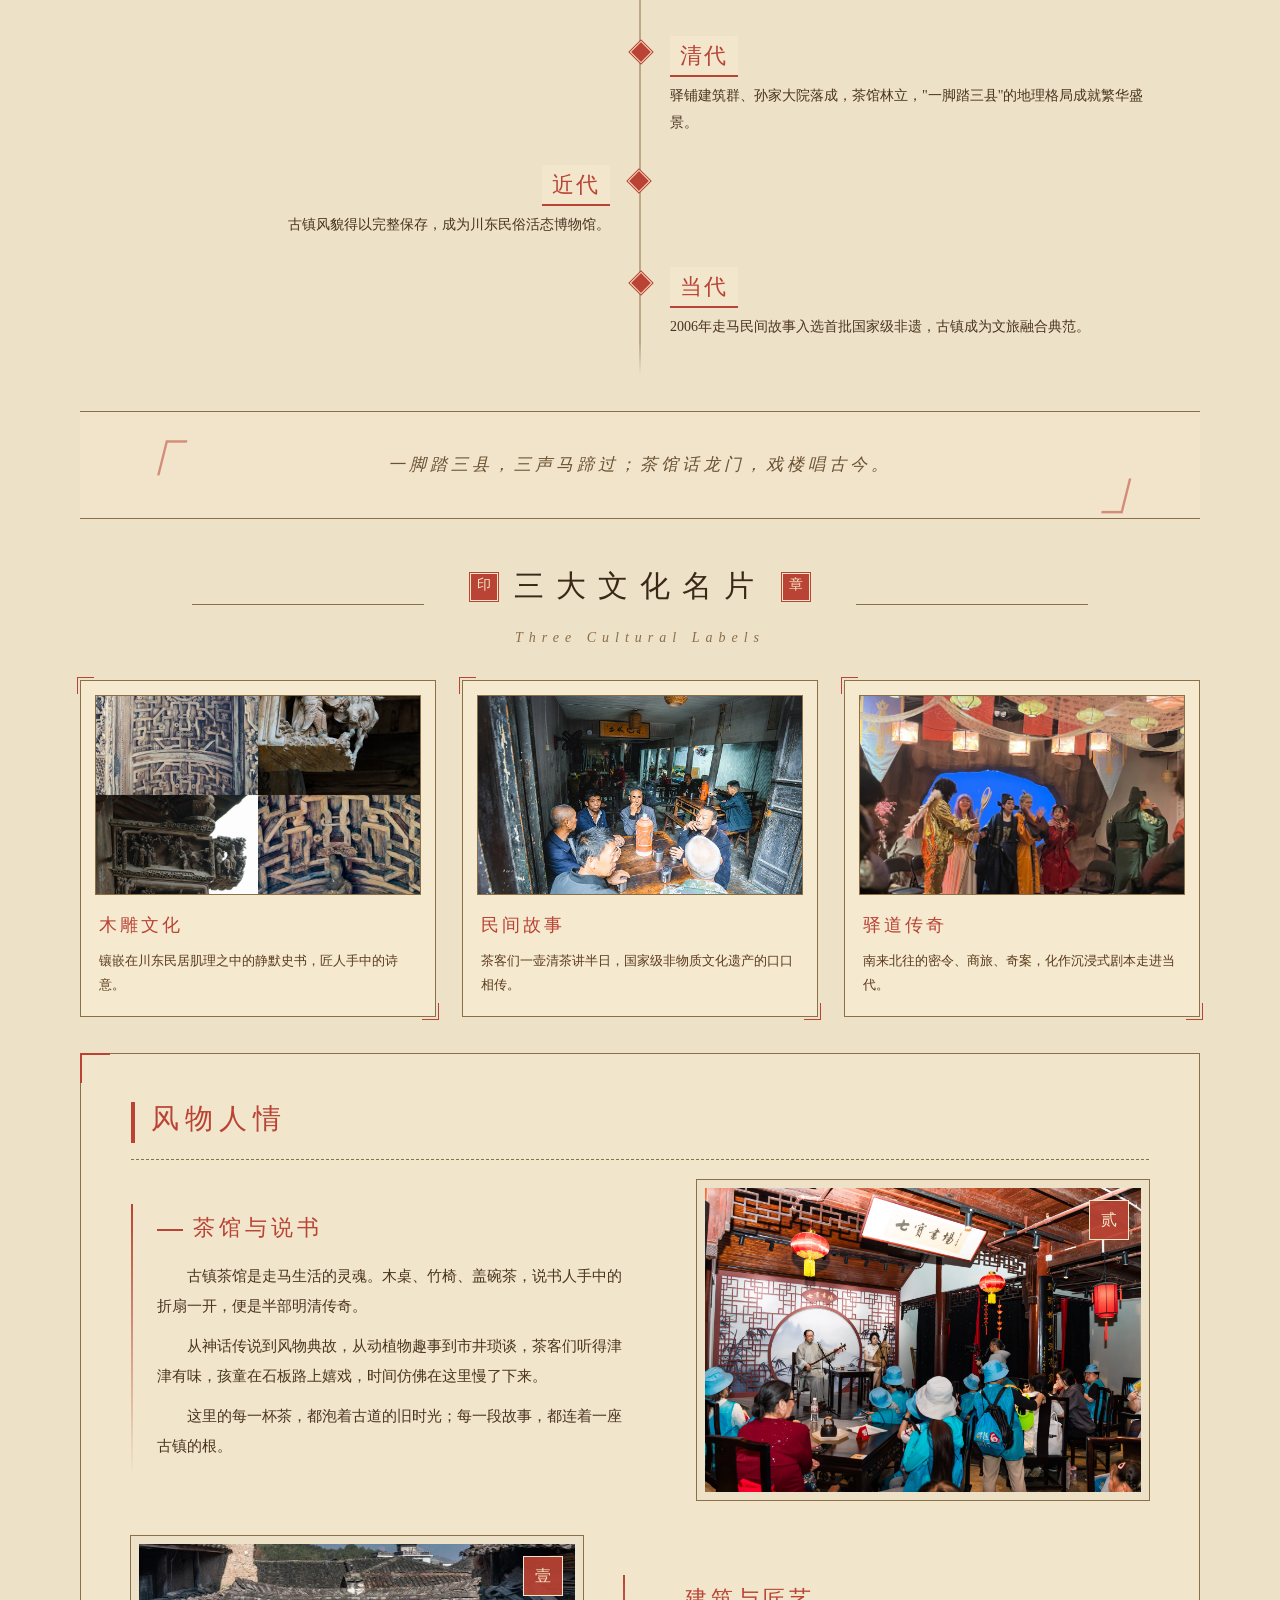
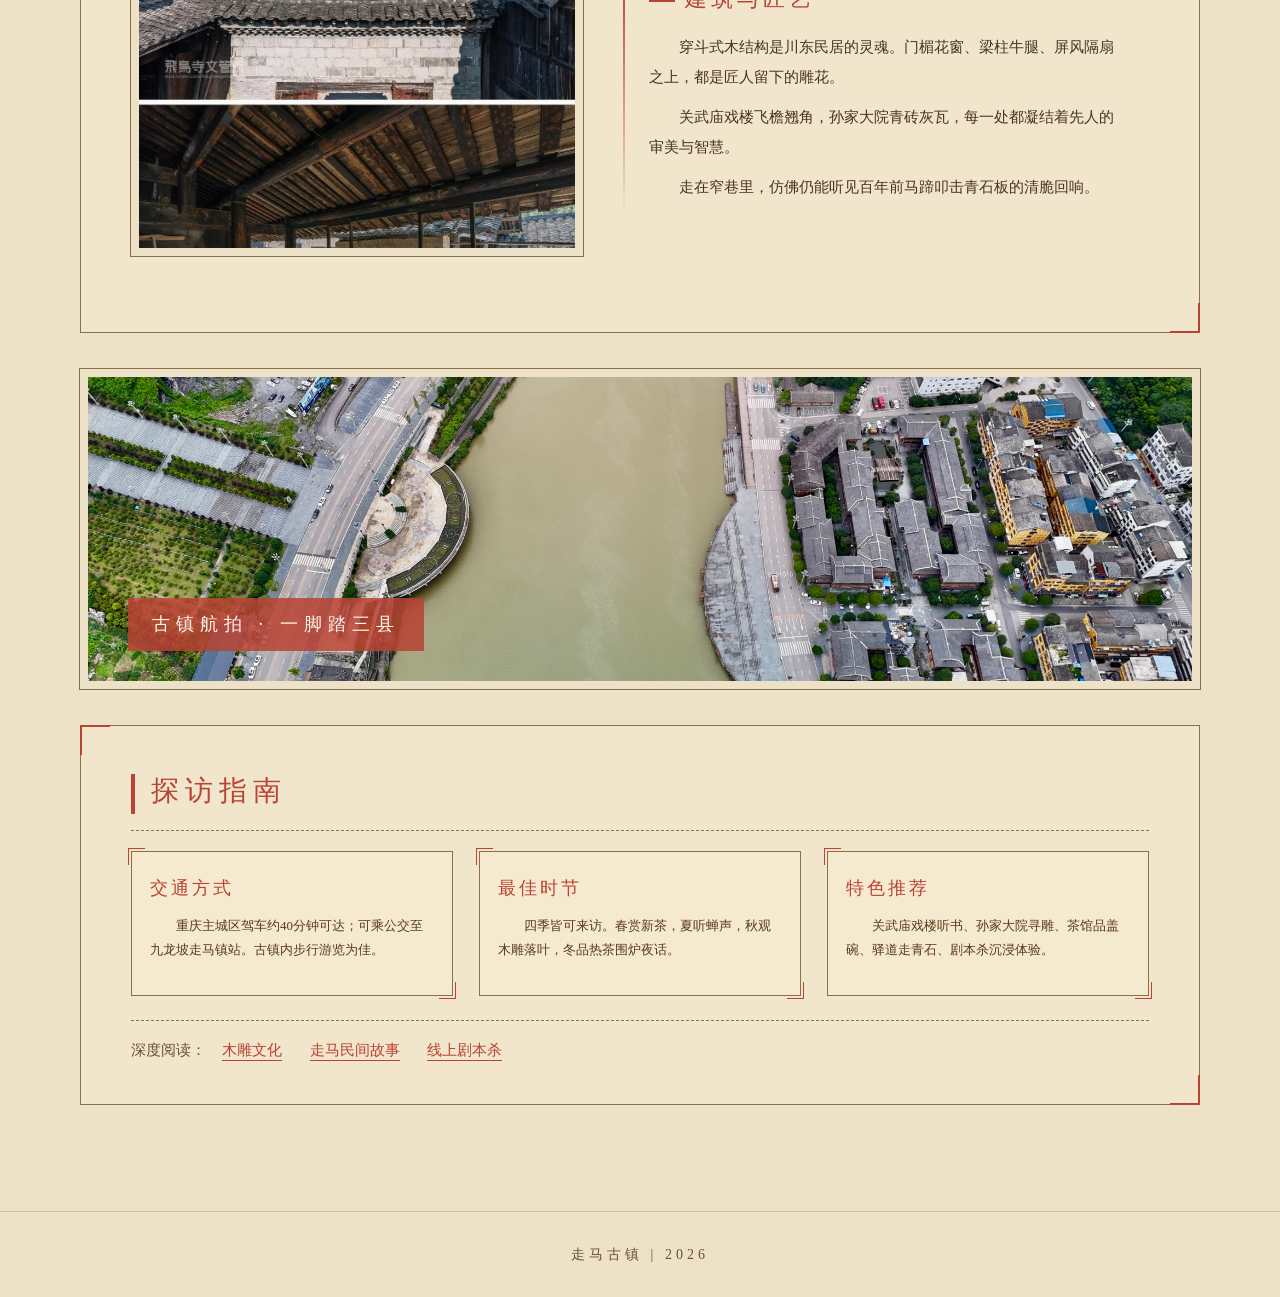
<file: pages/jianjie.html>
<!DOCTYPE html>
<html lang="zh-CN">
<head>
    <meta charset="UTF-8">
    <title>古镇简介 - 走马古镇</title>
    <link rel="stylesheet" href="../css/style.css">
</head>
<body>

<header class="dh_top">
    <div class="dh_logo">Personal Portfolio</div>
    <ul class="dh_menu">
        <li><a href="../index.html">古镇简介</a></li>
        <li><a href="jubensha.html">线上剧本杀入口</a></li>
        <li class="cur"><a href="jianjie.html">古镇所览</a></li>
        <li><a href="wenchuang.html">文创购买</a></li>
        <li><a href="yuyue.html">预约服务</a></li>
        <li><a href="login.html">登录</a></li>
    </ul>
    <div class="dh_search">
        <input type="text" placeholder="搜索古镇信息">
        <button type="button">搜</button>
    </div>
</header>

<section class="zi_banner">
    <img src="../images/jj1.jpg" alt="重庆走马古镇青砖灰瓦石板老街 电脑壁纸">
    <div class="zi_banner_wenzi">
        <h1>古镇所览</h1>
        <p>About Zoumaguzhen</p>
    </div>
</section>

<div class="zi_baoguo">

    <article class="zi_neirong">
        <h2>走马古镇 · 千年驿道</h2>
        <div class="zi_zutu">
            <div class="zt_tu"><img src="../images/jj2.jpg" alt="走马古镇关武庙戏楼斗拱飞檐建筑细节"></div>
            <div class="zt_wenzi">
                <h3>关于走马</h3>
                <p>走马古镇是重庆市九龙坡区下辖镇，东临白市驿镇，西靠璧山区，南接江津区，北连金凤镇，面积29.9平方公里，户籍人口2.2万人。</p>
                <p>古镇始建于东汉，明清时期因成渝古驿道成为交通要冲，现存清代驿铺建筑群及孙家大院等23处文保单位。</p>
                <p>古镇以驿道文化著称，现存青砖灰瓦石板路格局与明代关武庙戏楼，街巷纵横分布茶馆、商铺等活态建筑。</p>
            </div>
        </div>
    </article>

    <div class="zi_shuju">
        <div class="sj_xiang"><strong>1800+</strong><span>建镇年限</span></div>
        <div class="sj_xiang"><strong>29.9</strong><span>平方公里</span></div>
        <div class="sj_xiang"><strong>23</strong><span>处文保单位</span></div>
        <div class="sj_xiang"><strong>2.2万</strong><span>户籍人口</span></div>
    </div>

    <div class="zi_zsbiaoti">
        <h2>千年驿道</h2>
        <p>Historical Timeline</p>
    </div>

    <div class="zi_shijian">
        <div class="sj">
            <h4>东汉</h4>
            <p>古镇始建，因地势开阔，驿马奔走，故名"走马"。是巴蜀通往中原的重要节点。</p>
        </div>
        <div class="sj">
            <h4>唐宋</h4>
            <p>商旅渐盛，茶马交易兴起，古镇雏形初备，民间故事在驿站间口耳相传。</p>
        </div>
        <div class="sj">
            <h4>明代</h4>
            <p>关武庙戏楼建成，街巷格局成型，成为成渝古道之上重要的"打尖宿夜"之地。</p>
        </div>
        <div class="sj">
            <h4>清代</h4>
            <p>驿铺建筑群、孙家大院落成，茶馆林立，"一脚踏三县"的地理格局成就繁华盛景。</p>
        </div>
        <div class="sj">
            <h4>近代</h4>
            <p>古镇风貌得以完整保存，成为川东民俗活态博物馆。</p>
        </div>
        <div class="sj">
            <h4>当代</h4>
            <p>2006年走马民间故事入选首批国家级非遗，古镇成为文旅融合典范。</p>
        </div>
    </div>

    <div class="zi_yinwen">
        一脚踏三县，三声马蹄过；茶馆话龙门，戏楼唱古今。
    </div>

    <div class="zi_zsbiaoti">
        <h2>三大文化名片</h2>
        <p>Three Cultural Labels</p>
    </div>

    <div class="zi_kazu">
        <a href="mudiao.html" class="ka">
            <div class="k_tu"><img src="../images/jj3.jpg" alt="走马古镇穿斗式木雕花窗梁柱细节"></div>
            <h4>木雕文化</h4>
            <p>镶嵌在川东民居肌理之中的静默史书，匠人手中的诗意。</p>
        </a>
        <a href="gushi.html" class="ka">
            <div class="k_tu"><img src="../images/jj4.jpg" alt="走马古镇茶馆老人摆龙门阵讲故事场景"></div>
            <h4>民间故事</h4>
            <p>茶客们一壶清茶讲半日，国家级非物质文化遗产的口口相传。</p>
        </a>
        <a href="jubensha.html" class="ka">
            <div class="k_tu"><img src="../images/jj5.jpg" alt="走马古镇剧本杀沉浸式古装推理场景氛围"></div>
            <h4>驿道传奇</h4>
            <p>南来北往的密令、商旅、奇案，化作沉浸式剧本走进当代。</p>
        </a>
    </div>

    <article class="zi_neirong">
        <h2>风物人情</h2>
        <div class="zi_zutu youtu">
            <div class="zt_tu"><img src="../images/jj6.jpg" alt="走马古镇茶馆民俗生活说书场景"></div>
            <div class="zt_wenzi">
                <h3>茶馆与说书</h3>
                <p>古镇茶馆是走马生活的灵魂。木桌、竹椅、盖碗茶，说书人手中的折扇一开，便是半部明清传奇。</p>
                <p>从神话传说到风物典故，从动植物趣事到市井琐谈，茶客们听得津津有味，孩童在石板路上嬉戏，时间仿佛在这里慢了下来。</p>
                <p>这里的每一杯茶，都泡着古道的旧时光；每一段故事，都连着一座古镇的根。</p>
            </div>
        </div>
        <div class="zi_zutu">
            <div class="zt_tu"><img src="../images/jj7.jpg" alt="走马古镇穿斗式建筑木雕花板梁柱"></div>
            <div class="zt_wenzi">
                <h3>建筑与匠艺</h3>
                <p>穿斗式木结构是川东民居的灵魂。门楣花窗、梁柱牛腿、屏风隔扇之上，都是匠人留下的雕花。</p>
                <p>关武庙戏楼飞檐翘角，孙家大院青砖灰瓦，每一处都凝结着先人的审美与智慧。</p>
                <p>走在窄巷里，仿佛仍能听见百年前马蹄叩击青石板的清脆回响。</p>
            </div>
        </div>
    </article>

    <div class="zi_tonglan">
        <img src="../images/jj8.jpg" alt="走马古镇全貌航拍俯视图古建筑群">
        <div class="tlbt">古镇航拍 · 一脚踏三县</div>
    </div>

    <article class="zi_neirong">
        <h2>探访指南</h2>
        <div class="zi_kazu" style="margin-bottom:0;">
            <div class="ka">
                <h4 style="margin:6px 4px 10px;">交通方式</h4>
                <p>重庆主城区驾车约40分钟可达；可乘公交至九龙坡走马镇站。古镇内步行游览为佳。</p>
            </div>
            <div class="ka">
                <h4 style="margin:6px 4px 10px;">最佳时节</h4>
                <p>四季皆可来访。春赏新茶，夏听蝉声，秋观木雕落叶，冬品热茶围炉夜话。</p>
            </div>
            <div class="ka">
                <h4 style="margin:6px 4px 10px;">特色推荐</h4>
                <p>关武庙戏楼听书、孙家大院寻雕、茶馆品盖碗、驿道走青石、剧本杀沉浸体验。</p>
            </div>
        </div>
        <div class="you_lj">
            <span style="color:#6b5232;">深度阅读：</span>
            <a href="mudiao.html">木雕文化</a>
            <a href="gushi.html">走马民间故事</a>
            <a href="jubensha.html">线上剧本杀</a>
        </div>
    </article>

</div>

<footer class="ye_jiao">
    走马古镇 | 2026
</footer>

<script src="../js/main.js"></script>
</body>
</html>
</file>
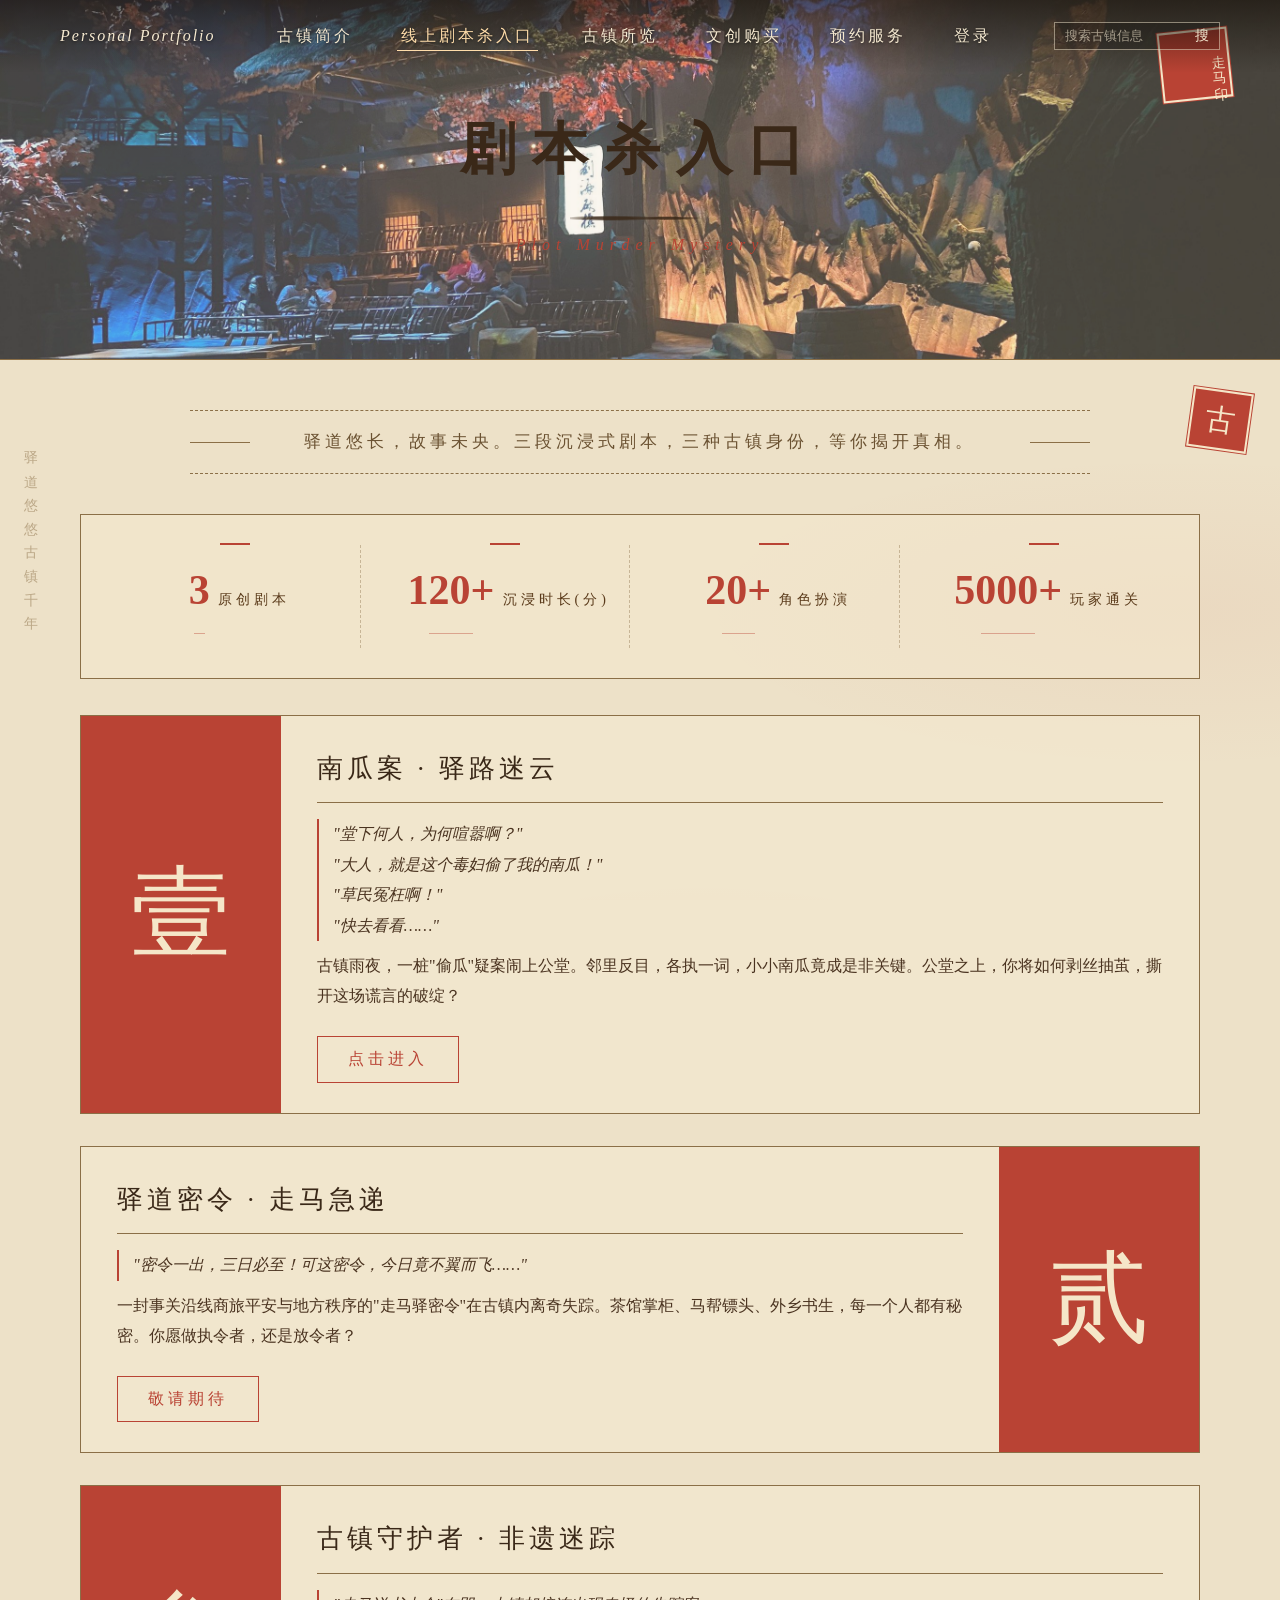
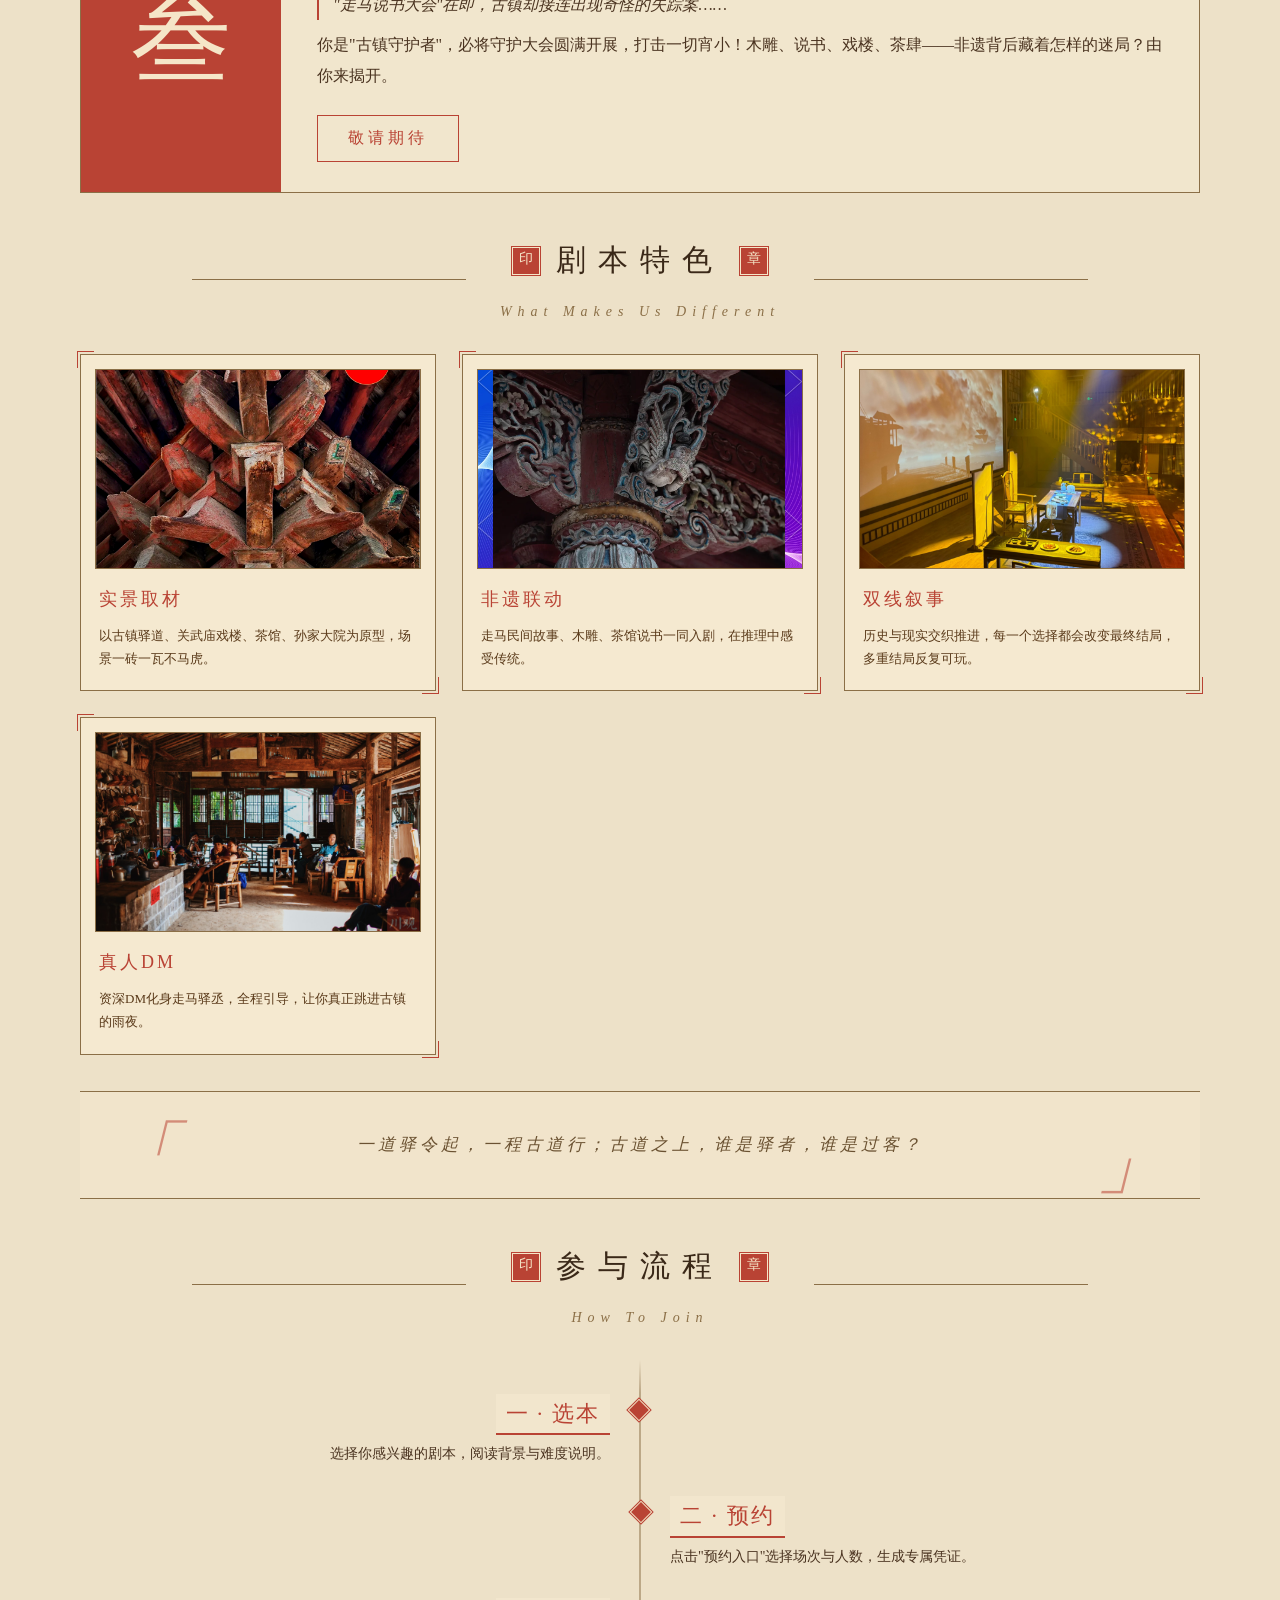
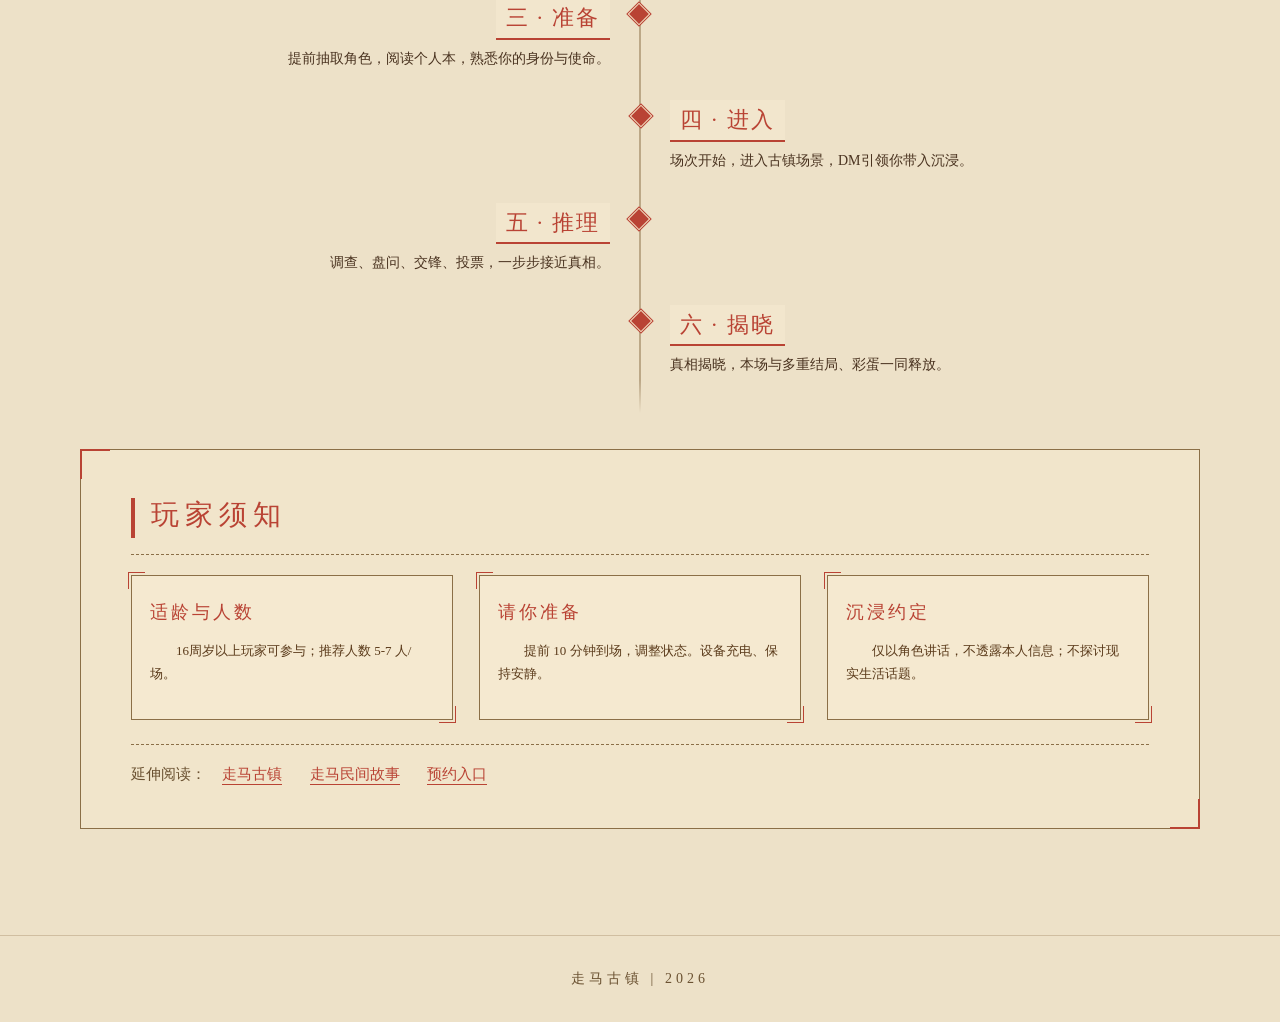
<file: pages/jubensha.html>
<!DOCTYPE html>
<html lang="zh-CN">
<head>
    <meta charset="UTF-8">
    <title>线上剧本杀入口 - 走马古镇</title>
    <link rel="stylesheet" href="../css/style.css">
    <link rel="stylesheet" href="../css/jubensha.css">
</head>
<body>

<header class="dh_top">
    <div class="dh_logo">Personal Portfolio</div>
    <ul class="dh_menu">
        <li><a href="../index.html">古镇简介</a></li>
        <li class="cur"><a href="jubensha.html">线上剧本杀入口</a></li>
        <li><a href="jianjie.html">古镇所览</a></li>
        <li><a href="wenchuang.html">文创购买</a></li>
        <li><a href="yuyue.html">预约服务</a></li>
        <li><a href="login.html">登录</a></li>
    </ul>
    <div class="dh_search">
        <input type="text" placeholder="搜索古镇信息">
        <button type="button">搜</button>
    </div>
</header>

<section class="zi_banner">
    <img src="../images/jbs1.jpg" alt="走马古镇剧本杀沉浸式场景 电脑壁纸">
    <div class="zi_banner_wenzi">
        <h1>剧本杀入口</h1>
        <p>Plot Murder Mystery</p>
    </div>
</section>

<div class="zi_baoguo">

    <p class="js_yindao">驿道悠长，故事未央。三段沉浸式剧本，三种古镇身份，等你揭开真相。</p>

    <div class="zi_shuju">
        <div class="sj_xiang"><strong>3</strong><span>原创剧本</span></div>
        <div class="sj_xiang"><strong>120+</strong><span>沉浸时长(分)</span></div>
        <div class="sj_xiang"><strong>20+</strong><span>角色扮演</span></div>
        <div class="sj_xiang"><strong>5000+</strong><span>玩家通关</span></div>
    </div>

    <ul class="js_kapian">
        <li id="yi" class="js_ka">
            <div class="js_xuhao">壹</div>
            <div class="js_zhubti">
                <h3>南瓜案 · 驿路迷云</h3>
                <p class="js_duibai">"堂下何人，为何喧嚣啊？"<br>"大人，就是这个毒妇偷了我的南瓜！"<br>"草民冤枉啊！"<br>"快去看看……"</p>
                <p>古镇雨夜，一桩"偷瓜"疑案闹上公堂。邻里反目，各执一词，小小南瓜竟成是非关键。公堂之上，你将如何剥丝抽茧，撕开这场谎言的破绽？</p>
                <a href="nanguaan.html" class="js_anniu">点击进入</a>
            </div>
        </li>
        <li id="er" class="js_ka">
            <div class="js_xuhao">贰</div>
            <div class="js_zhubti">
                <h3>驿道密令 · 走马急递</h3>
                <p class="js_duibai">"密令一出，三日必至！可这密令，今日竟不翼而飞……"</p>
                <p>一封事关沿线商旅平安与地方秩序的"走马驿密令"在古镇内离奇失踪。茶馆掌柜、马帮镖头、外乡书生，每一个人都有秘密。你愿做执令者，还是放令者？</p>
                <a href="#" class="js_anniu">敬请期待</a>
            </div>
        </li>
        <li id="san" class="js_ka">
            <div class="js_xuhao">叁</div>
            <div class="js_zhubti">
                <h3>古镇守护者 · 非遗迷踪</h3>
                <p class="js_duibai">"走马说书大会"在即，古镇却接连出现奇怪的失踪案……</p>
                <p>你是"古镇守护者"，必将守护大会圆满开展，打击一切宵小！木雕、说书、戏楼、茶肆——非遗背后藏着怎样的迷局？由你来揭开。</p>
                <a href="#" class="js_anniu">敬请期待</a>
            </div>
        </li>
    </ul>

    <div class="zi_zsbiaoti">
        <h2>剧本特色</h2>
        <p>What Makes Us Different</p>
    </div>

    <div class="zi_kazu">
        <div class="ka">
            <div class="k_tu"><img src="../images/image_1.jpg" alt="走马古镇关武庙戏楼实景场景"></div>
            <h4>实景取材</h4>
            <p>以古镇驿道、关武庙戏楼、茶馆、孙家大院为原型，场景一砖一瓦不马虎。</p>
        </div>
        <div class="ka">
            <div class="k_tu"><img src="../images/image_2.jpg" alt="走马古镇茶馆取材场景"></div>
            <h4>非遗联动</h4>
            <p>走马民间故事、木雕、茶馆说书一同入剧，在推理中感受传统。</p>
        </div>
        <div class="ka">
            <div class="k_tu"><img src="../images/image_4.jpg" alt="走马古镇剧本杀沉浸式古装场景"></div>
            <h4>双线叙事</h4>
            <p>历史与现实交织推进，每一个选择都会改变最终结局，多重结局反复可玩。</p>
        </div>
        <div class="ka">
            <div class="k_tu"><img src="../images/image_3.jpg" alt="走马古镇茶馆说书人互动现场"></div>
            <h4>真人DM</h4>
            <p>资深DM化身走马驿丞，全程引导，让你真正跳进古镇的雨夜。</p>
        </div>
    </div>

    <div class="zi_yinwen">
        一道驿令起，一程古道行；古道之上，谁是驿者，谁是过客？
    </div>

    <div class="zi_zsbiaoti">
        <h2>参与流程</h2>
        <p>How To Join</p>
    </div>

    <div class="zi_shijian">
        <div class="sj">
            <h4>一 · 选本</h4>
            <p>选择你感兴趣的剧本，阅读背景与难度说明。</p>
        </div>
        <div class="sj">
            <h4>二 · 预约</h4>
            <p>点击"预约入口"选择场次与人数，生成专属凭证。</p>
        </div>
        <div class="sj">
            <h4>三 · 准备</h4>
            <p>提前抽取角色，阅读个人本，熟悉你的身份与使命。</p>
        </div>
        <div class="sj">
            <h4>四 · 进入</h4>
            <p>场次开始，进入古镇场景，DM引领你带入沉浸。</p>
        </div>
        <div class="sj">
            <h4>五 · 推理</h4>
            <p>调查、盘问、交锋、投票，一步步接近真相。</p>
        </div>
        <div class="sj">
            <h4>六 · 揭晓</h4>
            <p>真相揭晓，本场与多重结局、彩蛋一同释放。</p>
        </div>
    </div>

    <article class="zi_neirong">
        <h2>玩家须知</h2>
        <div class="zi_kazu" style="margin-bottom:0;">
            <div class="ka">
                <h4 style="margin:6px 4px 10px;">适龄与人数</h4>
                <p>16周岁以上玩家可参与；推荐人数 5-7 人/场。</p>
            </div>
            <div class="ka">
                <h4 style="margin:6px 4px 10px;">请你准备</h4>
                <p>提前 10 分钟到场，调整状态。设备充电、保持安静。</p>
            </div>
            <div class="ka">
                <h4 style="margin:6px 4px 10px;">沉浸约定</h4>
                <p>仅以角色讲话，不透露本人信息；不探讨现实生活话题。</p>
            </div>
        </div>
        <div class="you_lj">
            <span style="color:#6b5232;">延伸阅读：</span>
            <a href="jianjie.html">走马古镇</a>
            <a href="gushi.html">走马民间故事</a>
            <a href="yuyue.html">预约入口</a>
        </div>
    </article>

</div>

<footer class="ye_jiao">
    走马古镇 | 2026
</footer>

<script src="../js/main.js"></script>
</body>
</html>
</file>
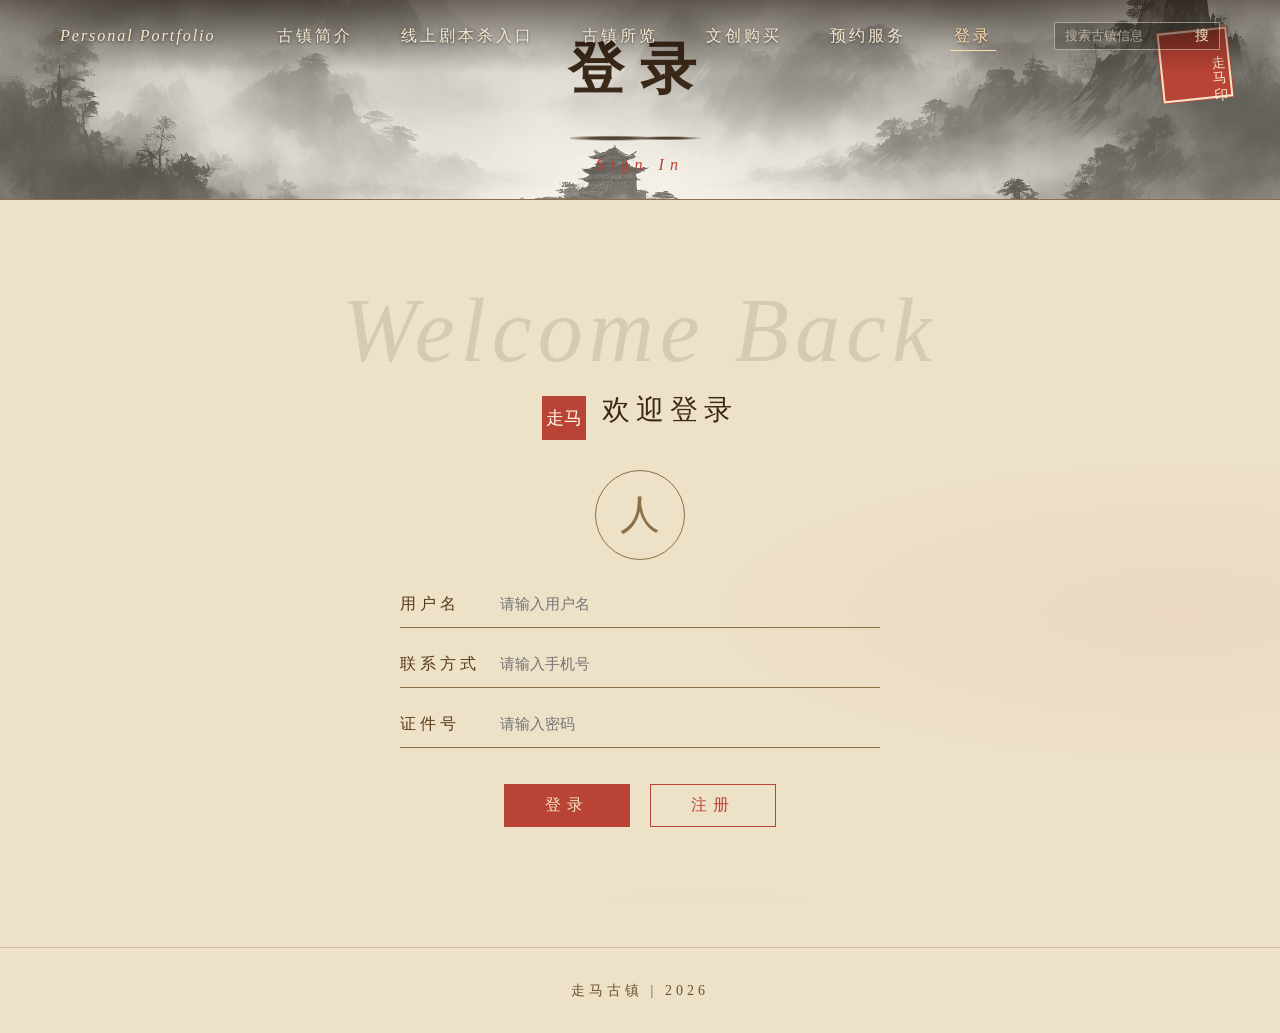
<file: pages/login.html>
<!DOCTYPE html>
<html lang="zh-CN">
<head>
    <meta charset="UTF-8">
    <title>登录 - 走马古镇</title>
    <link rel="stylesheet" href="../css/style.css">
</head>
<body>

<header class="dh_top">
    <div class="dh_logo">Personal Portfolio</div>
    <ul class="dh_menu">
        <li><a href="../index.html">古镇简介</a></li>
        <li><a href="jubensha.html">线上剧本杀入口</a></li>
        <li><a href="jianjie.html">古镇所览</a></li>
        <li><a href="wenchuang.html">文创购买</a></li>
        <li><a href="yuyue.html">预约服务</a></li>
        <li class="cur"><a href="login.html">登录</a></li>
    </ul>
    <div class="dh_search">
        <input type="text" placeholder="搜索古镇信息">
        <button type="button">搜</button>
    </div>
</header>

<section class="zi_banner" style="height:200px;">
    <img src="../images/yuanshan.jpg" alt="水墨远山云雾装饰画 电脑壁纸">
    <div class="zi_banner_wenzi">
        <h1>登录</h1>
        <p>Sign In</p>
    </div>
</section>

<section class="denglu_qu" style="padding-top:50px;">
    <p class="shuiyin_da" style="margin-top:0;">Welcome Back</p>
    <div class="qu_biaoti" style="justify-content:center;">
        <div class="yinzhang">走马</div>
        <h2>欢迎登录</h2>
    </div>

    <form class="denglu_neirong" action="javascript:void(0);">
        <div class="denglu_touxiang">人</div>
        <div class="denglu_zu">
            <label>用户名</label>
            <input type="text" placeholder="请输入用户名">
        </div>
        <div class="denglu_zu">
            <label>联系方式</label>
            <input type="text" placeholder="请输入手机号">
        </div>
        <div class="denglu_zu">
            <label>证件号</label>
            <input type="password" placeholder="请输入密码">
        </div>
        <div class="denglu_anniu">
            <button type="button" class="zhu">登录</button>
            <button type="button">注册</button>
        </div>
    </form>
</section>

<footer class="ye_jiao">
    走马古镇 | 2026
</footer>

<script src="../js/main.js"></script>
</body>
</html>
</file>
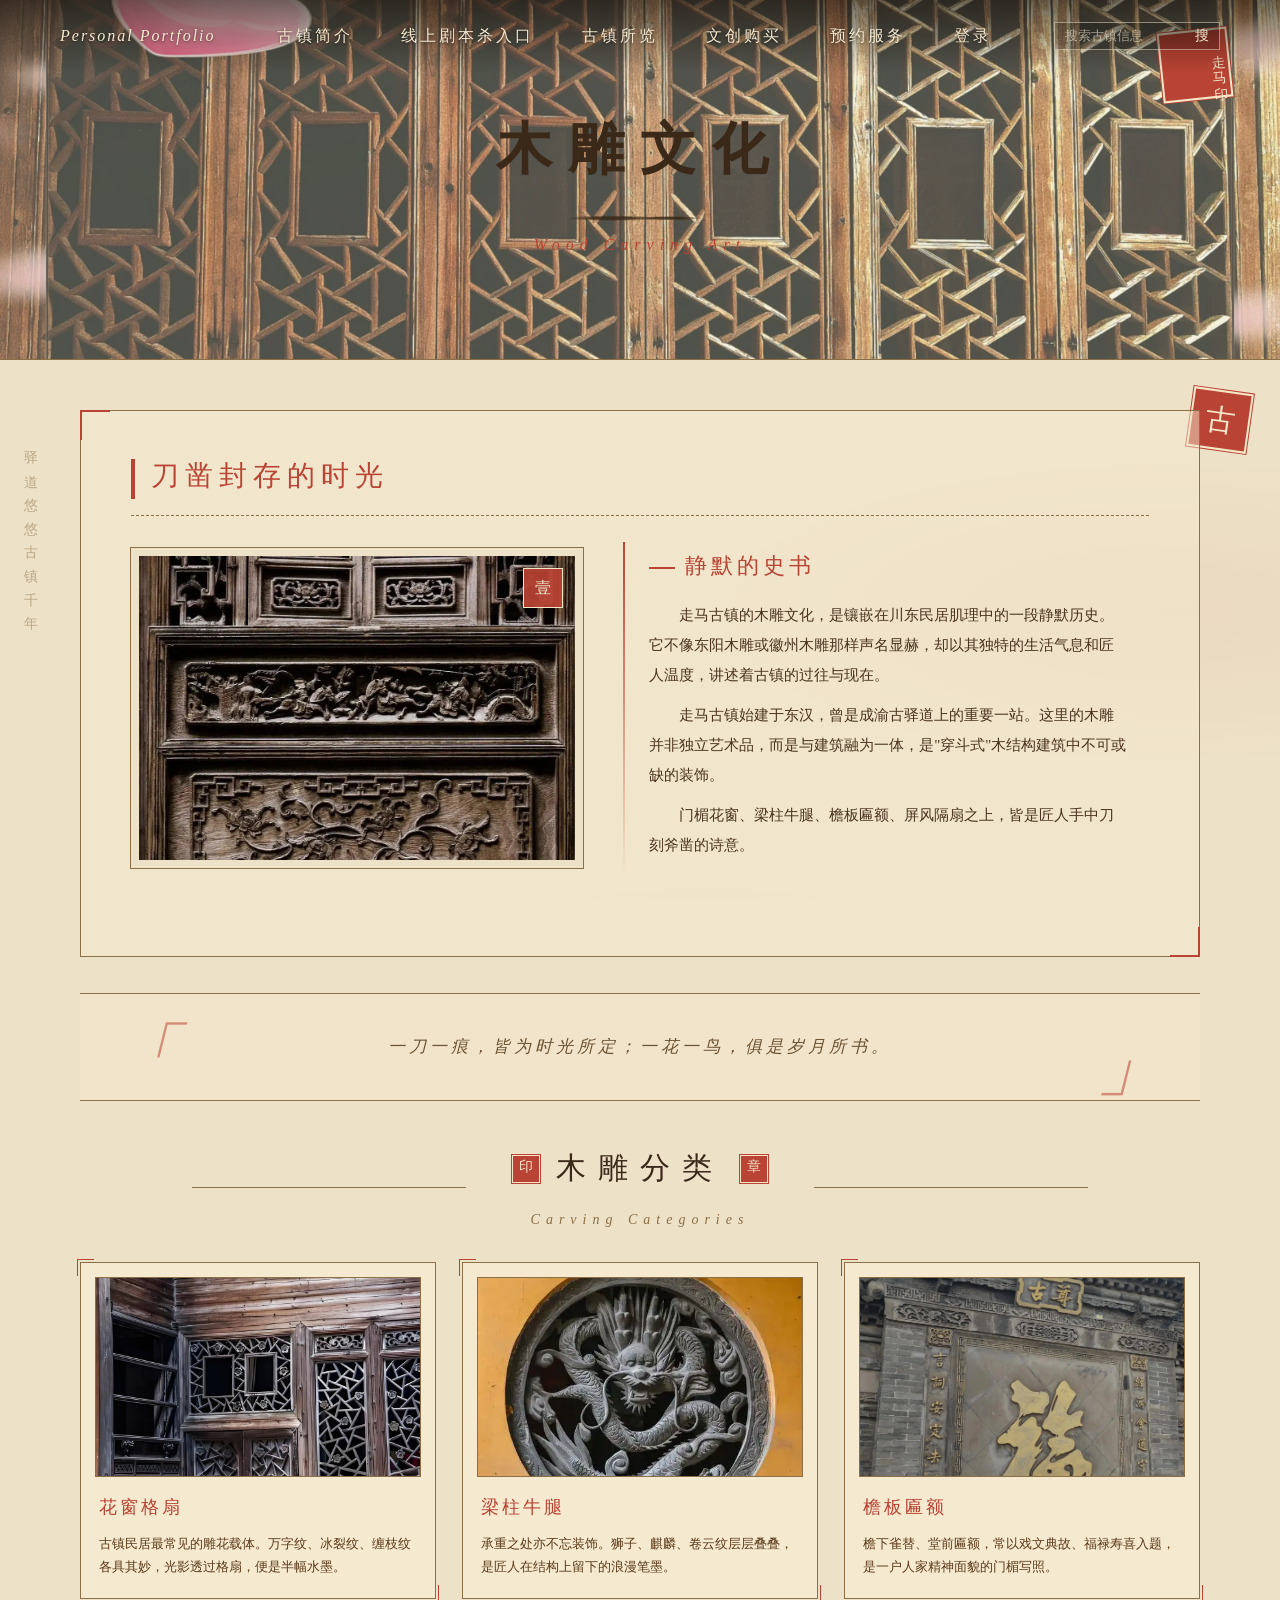
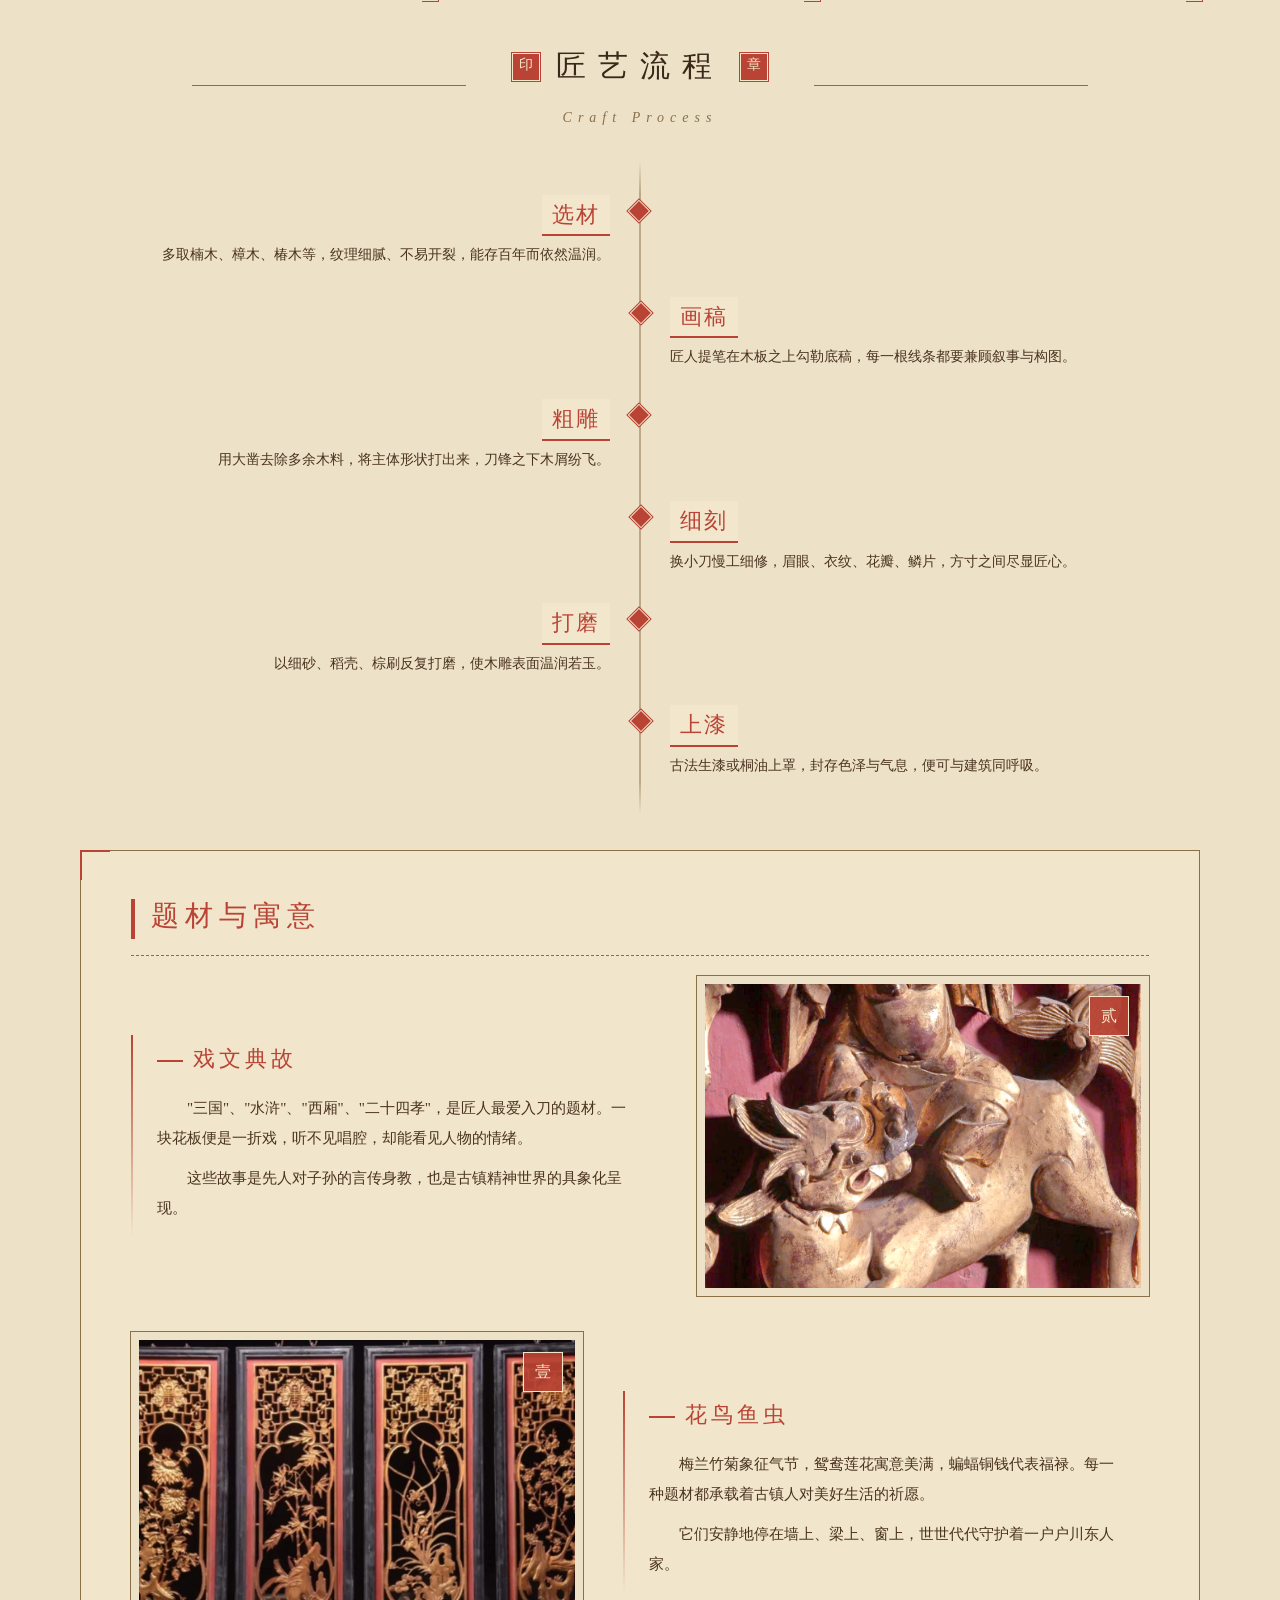
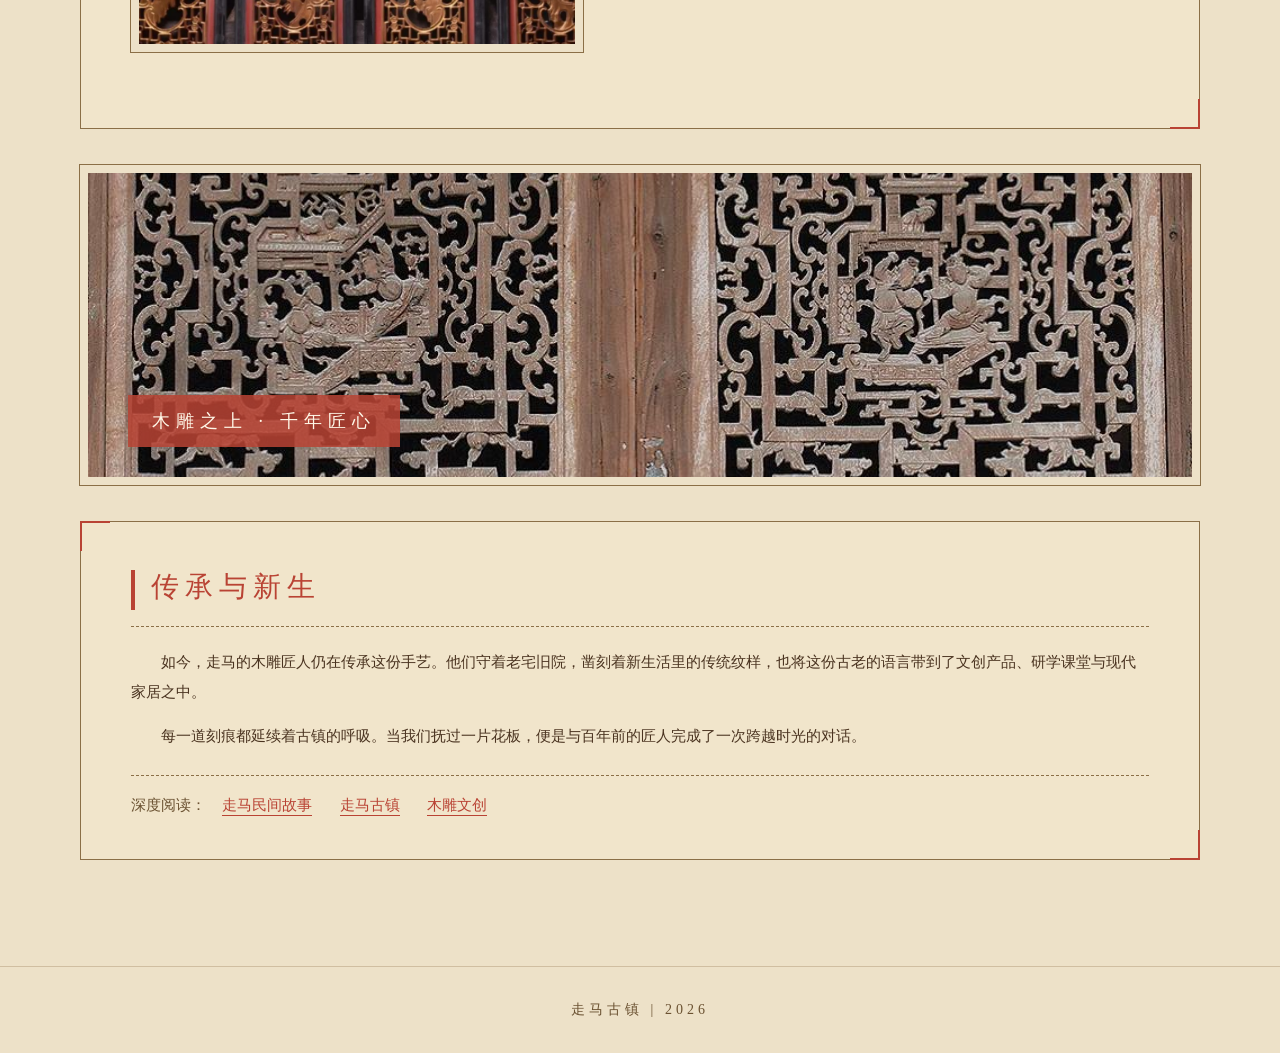
<file: pages/mudiao.html>
<!DOCTYPE html>
<html lang="zh-CN">
<head>
    <meta charset="UTF-8">
    <title>木雕文化 - 走马古镇</title>
    <link rel="stylesheet" href="../css/style.css">
</head>
<body>

<header class="dh_top">
    <div class="dh_logo">Personal Portfolio</div>
    <ul class="dh_menu">
        <li><a href="../index.html">古镇简介</a></li>
        <li><a href="jubensha.html">线上剧本杀入口</a></li>
        <li><a href="jianjie.html">古镇所览</a></li>
        <li><a href="wenchuang.html">文创购买</a></li>
        <li><a href="yuyue.html">预约服务</a></li>
        <li><a href="login.html">登录</a></li>
    </ul>
    <div class="dh_search">
        <input type="text" placeholder="搜索古镇信息">
        <button type="button">搜</button>
    </div>
</header>

<section class="zi_banner">
    <img src="../images/md1.jpg" alt="走马古镇穿斗式木雕花窗梁柱细节 电脑壁纸">
    <div class="zi_banner_wenzi">
        <h1>木雕文化</h1>
        <p>Wood Carving Art</p>
    </div>
</section>

<div class="zi_baoguo">

    <article class="zi_neirong">
        <h2>刀凿封存的时光</h2>
        <div class="zi_zutu">
            <div class="zt_tu"><img src="../images/md2.jpg" alt="走马古镇穿斗式木雕花窗梁柱雕刻细节"></div>
            <div class="zt_wenzi">
                <h3>静默的史书</h3>
                <p>走马古镇的木雕文化，是镶嵌在川东民居肌理中的一段静默历史。它不像东阳木雕或徽州木雕那样声名显赫，却以其独特的生活气息和匠人温度，讲述着古镇的过往与现在。</p>
                <p>走马古镇始建于东汉，曾是成渝古驿道上的重要一站。这里的木雕并非独立艺术品，而是与建筑融为一体，是"穿斗式"木结构建筑中不可或缺的装饰。</p>
                <p>门楣花窗、梁柱牛腿、檐板匾额、屏风隔扇之上，皆是匠人手中刀刻斧凿的诗意。</p>
            </div>
        </div>
    </article>

    <div class="zi_yinwen">
        一刀一痕，皆为时光所定；一花一鸟，俱是岁月所书。
    </div>

    <div class="zi_zsbiaoti">
        <h2>木雕分类</h2>
        <p>Carving Categories</p>
    </div>

    <div class="zi_kazu">
        <div class="ka">
            <div class="k_tu"><img src="../images/md3.jpg" alt="走马古镇花窗格扇雕花特写"></div>
            <h4>花窗格扇</h4>
            <p>古镇民居最常见的雕花载体。万字纹、冰裂纹、缠枝纹各具其妙，光影透过格扇，便是半幅水墨。</p>
        </div>
        <div class="ka">
            <div class="k_tu"><img src="../images/md4.jpg" alt="戏楼斗拱牛腿雕刻特写"></div>
            <h4>梁柱牛腿</h4>
            <p>承重之处亦不忘装饰。狮子、麒麟、卷云纹层层叠叠，是匠人在结构上留下的浪漫笔墨。</p>
        </div>
        <div class="ka">
            <div class="k_tu"><img src="../images/md5.jpg" alt="檐板匾额雕花装饰特写"></div>
            <h4>檐板匾额</h4>
            <p>檐下雀替、堂前匾额，常以戏文典故、福禄寿喜入题，是一户人家精神面貌的门楣写照。</p>
        </div>
    </div>

    <div class="zi_zsbiaoti">
        <h2>匠艺流程</h2>
        <p>Craft Process</p>
    </div>

    <div class="zi_shijian">
        <div class="sj">
            <h4>选材</h4>
            <p>多取楠木、樟木、椿木等，纹理细腻、不易开裂，能存百年而依然温润。</p>
        </div>
        <div class="sj">
            <h4>画稿</h4>
            <p>匠人提笔在木板之上勾勒底稿，每一根线条都要兼顾叙事与构图。</p>
        </div>
        <div class="sj">
            <h4>粗雕</h4>
            <p>用大凿去除多余木料，将主体形状打出来，刀锋之下木屑纷飞。</p>
        </div>
        <div class="sj">
            <h4>细刻</h4>
            <p>换小刀慢工细修，眉眼、衣纹、花瓣、鳞片，方寸之间尽显匠心。</p>
        </div>
        <div class="sj">
            <h4>打磨</h4>
            <p>以细砂、稻壳、棕刷反复打磨，使木雕表面温润若玉。</p>
        </div>
        <div class="sj">
            <h4>上漆</h4>
            <p>古法生漆或桐油上罩，封存色泽与气息，便可与建筑同呼吸。</p>
        </div>
    </div>

    <article class="zi_neirong">
        <h2>题材与寓意</h2>
        <div class="zi_zutu youtu">
            <div class="zt_tu"><img src="../images/md6.jpg" alt="戏文典故木雕题材场景"></div>
            <div class="zt_wenzi">
                <h3>戏文典故</h3>
                <p>"三国"、"水浒"、"西厢"、"二十四孝"，是匠人最爱入刀的题材。一块花板便是一折戏，听不见唱腔，却能看见人物的情绪。</p>
                <p>这些故事是先人对子孙的言传身教，也是古镇精神世界的具象化呈现。</p>
            </div>
        </div>
        <div class="zi_zutu">
            <div class="zt_tu"><img src="../images/md7.jpg" alt="花鸟鱼虫木雕题材"></div>
            <div class="zt_wenzi">
                <h3>花鸟鱼虫</h3>
                <p>梅兰竹菊象征气节，鸳鸯莲花寓意美满，蝙蝠铜钱代表福禄。每一种题材都承载着古镇人对美好生活的祈愿。</p>
                <p>它们安静地停在墙上、梁上、窗上，世世代代守护着一户户川东人家。</p>
            </div>
        </div>
    </article>

    <div class="zi_tonglan">
        <img src="../images/md8.jpg" alt="走马古镇木雕全景细节大图">
        <div class="tlbt">木雕之上 · 千年匠心</div>
    </div>

    <article class="zi_neirong">
        <h2>传承与新生</h2>
        <p>如今，走马的木雕匠人仍在传承这份手艺。他们守着老宅旧院，凿刻着新生活里的传统纹样，也将这份古老的语言带到了文创产品、研学课堂与现代家居之中。</p>
        <p>每一道刻痕都延续着古镇的呼吸。当我们抚过一片花板，便是与百年前的匠人完成了一次跨越时光的对话。</p>
        <div class="you_lj">
            <span style="color:#6b5232;">深度阅读：</span>
            <a href="gushi.html">走马民间故事</a>
            <a href="jianjie.html">走马古镇</a>
            <a href="wenchuang.html">木雕文创</a>
        </div>
    </article>

</div>

<footer class="ye_jiao">
    走马古镇 | 2026
</footer>

<script src="../js/main.js"></script>
</body>
</html>
</file>
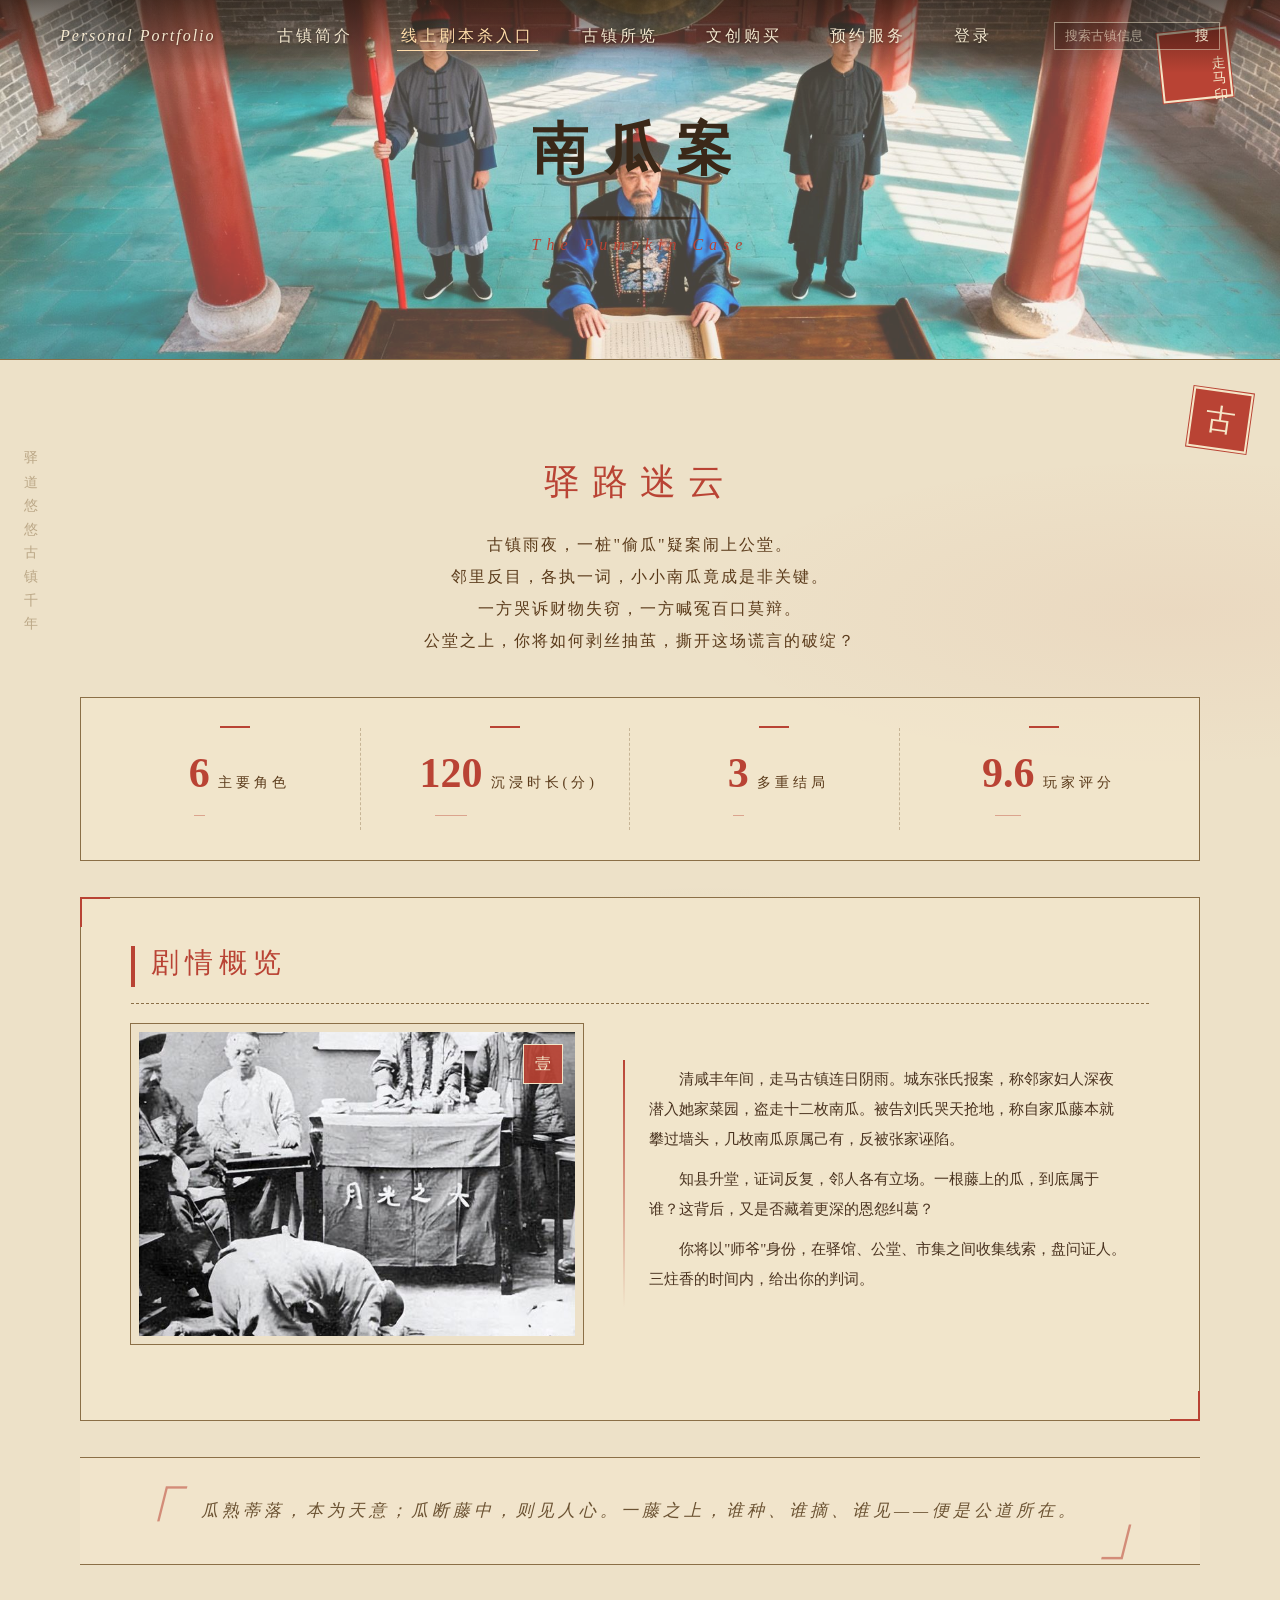
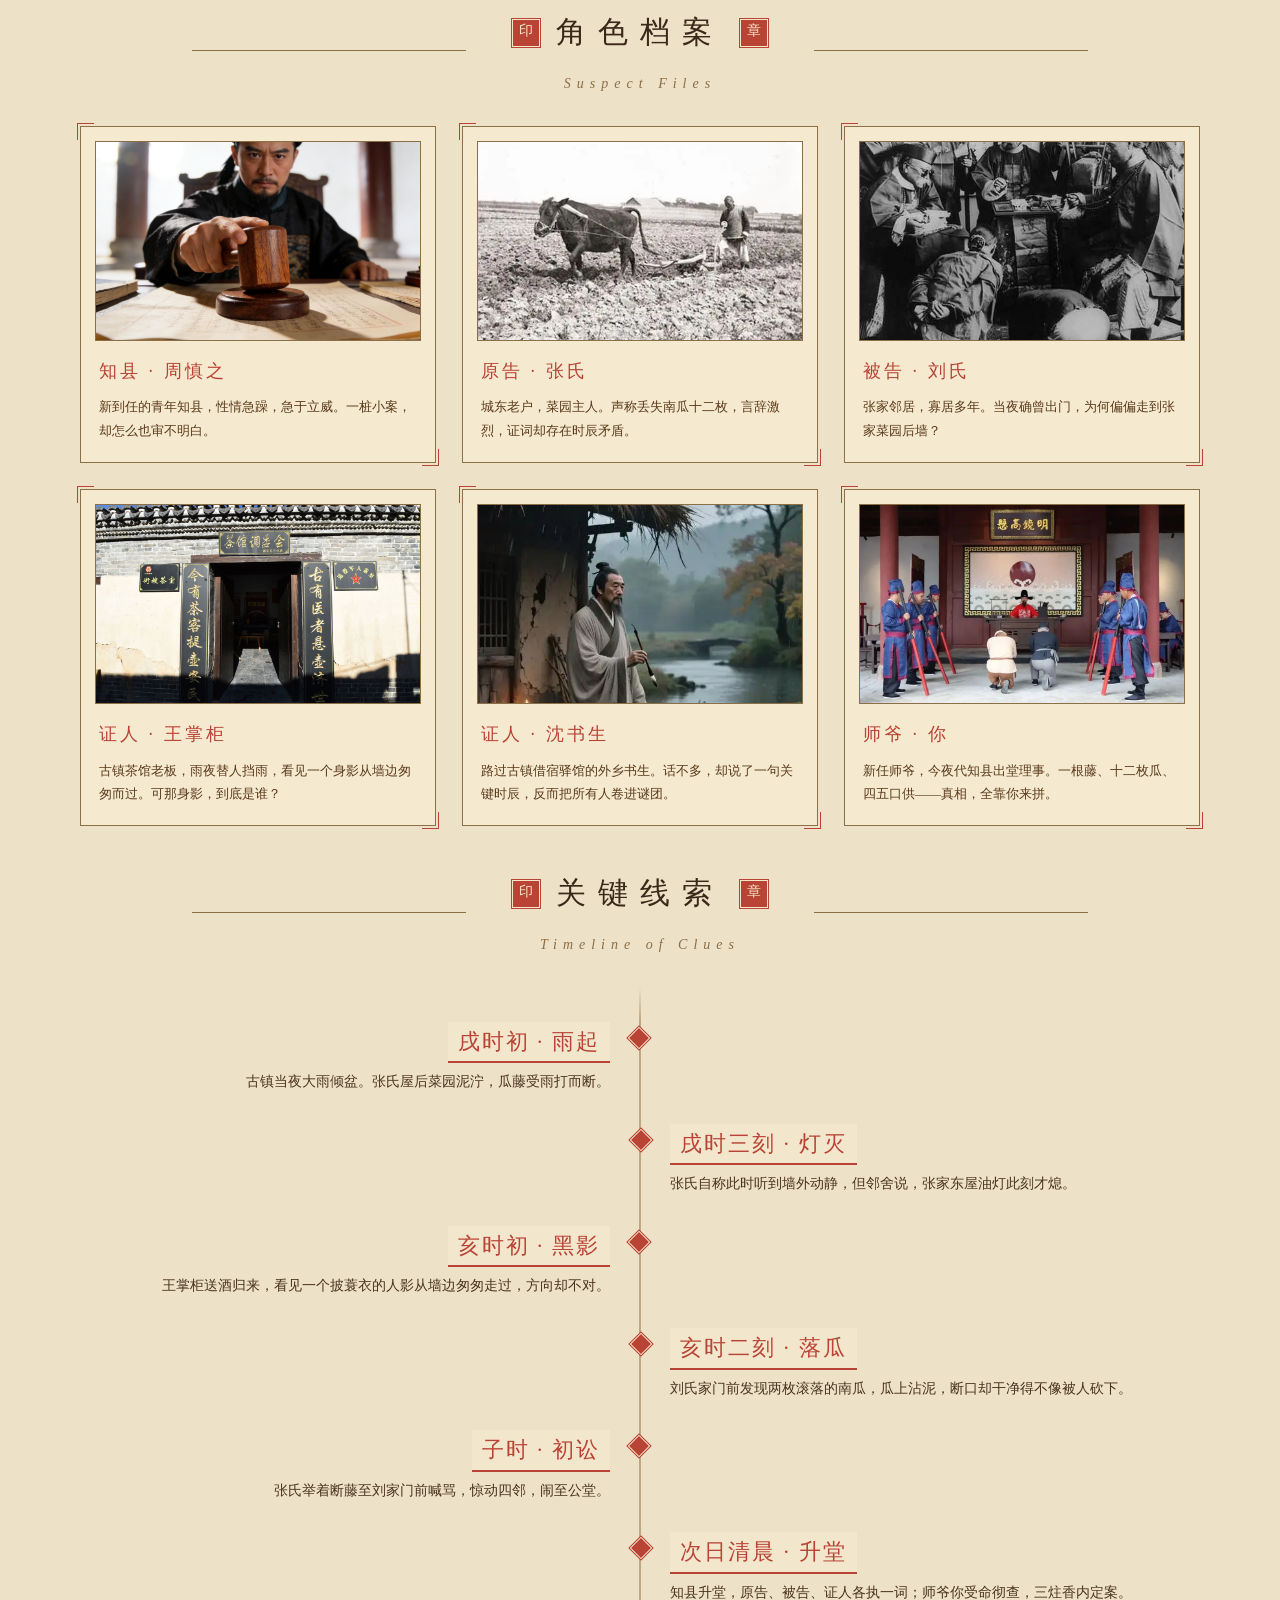
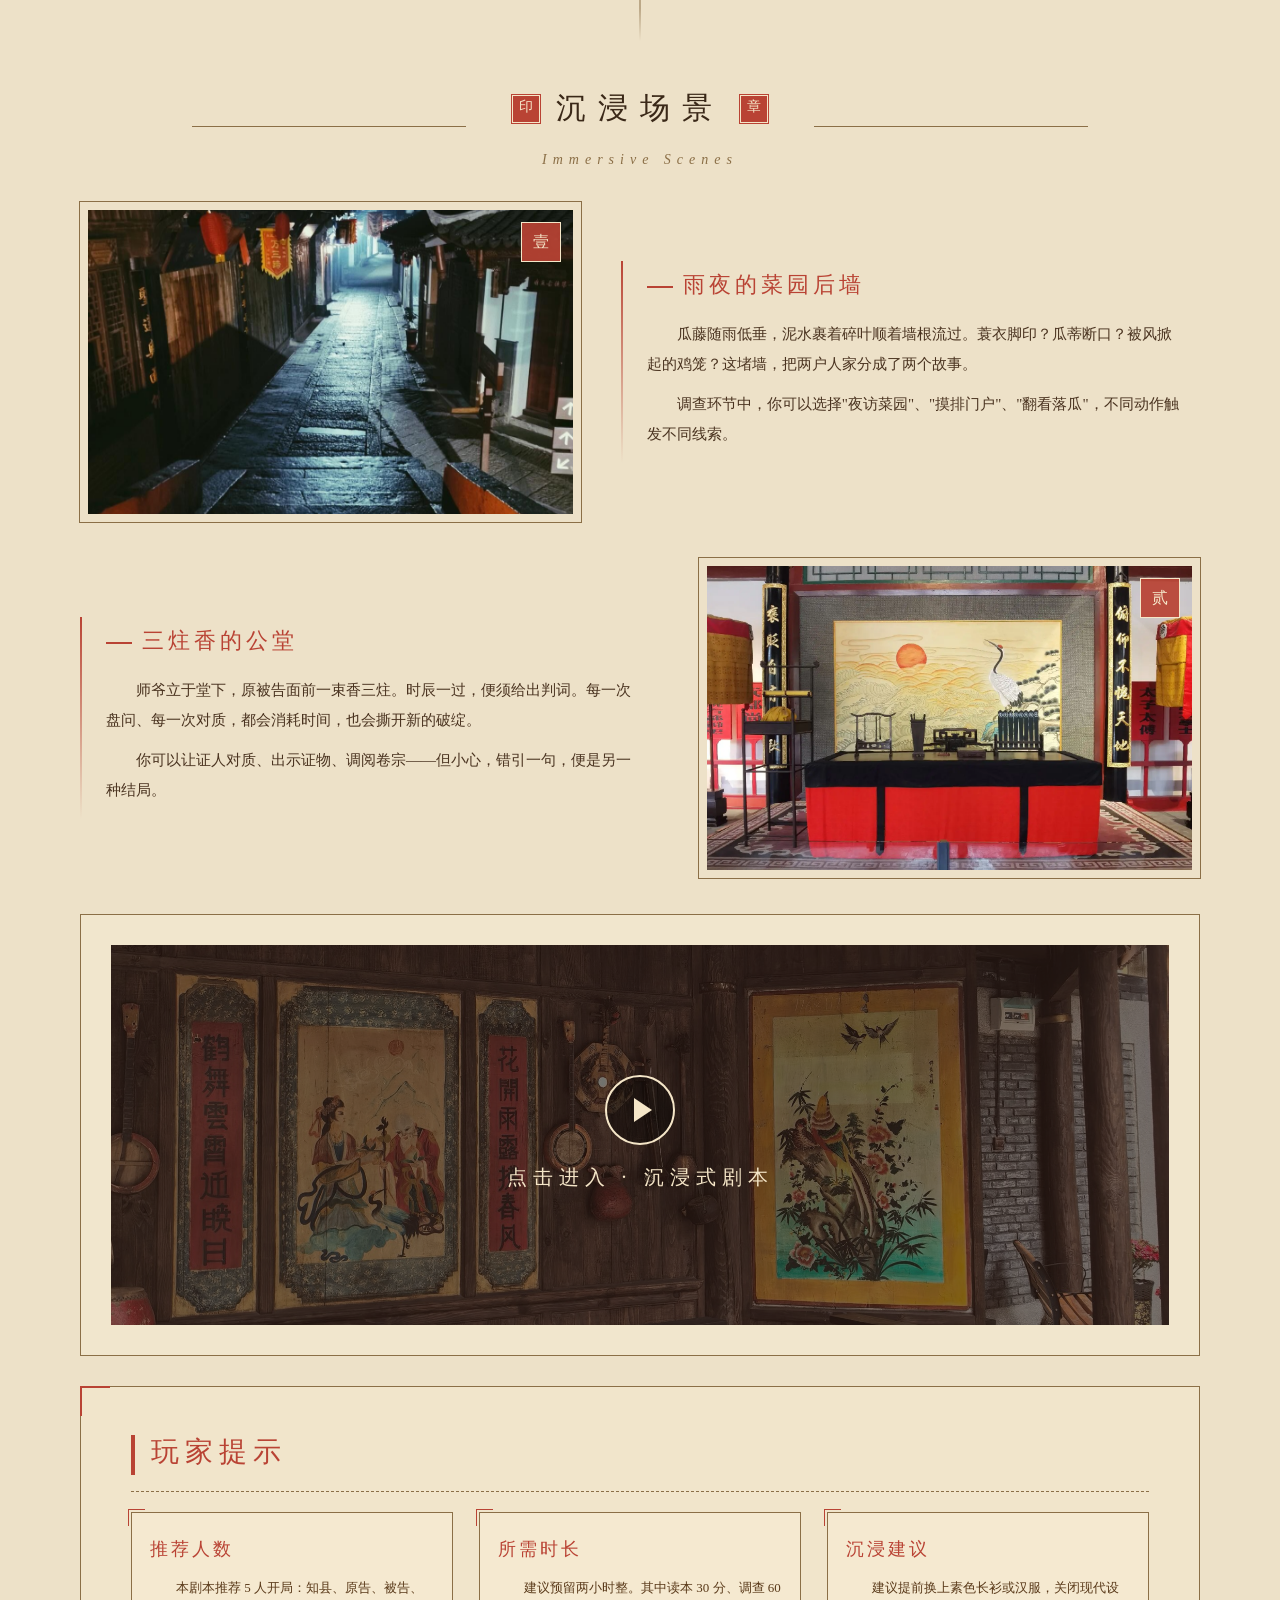
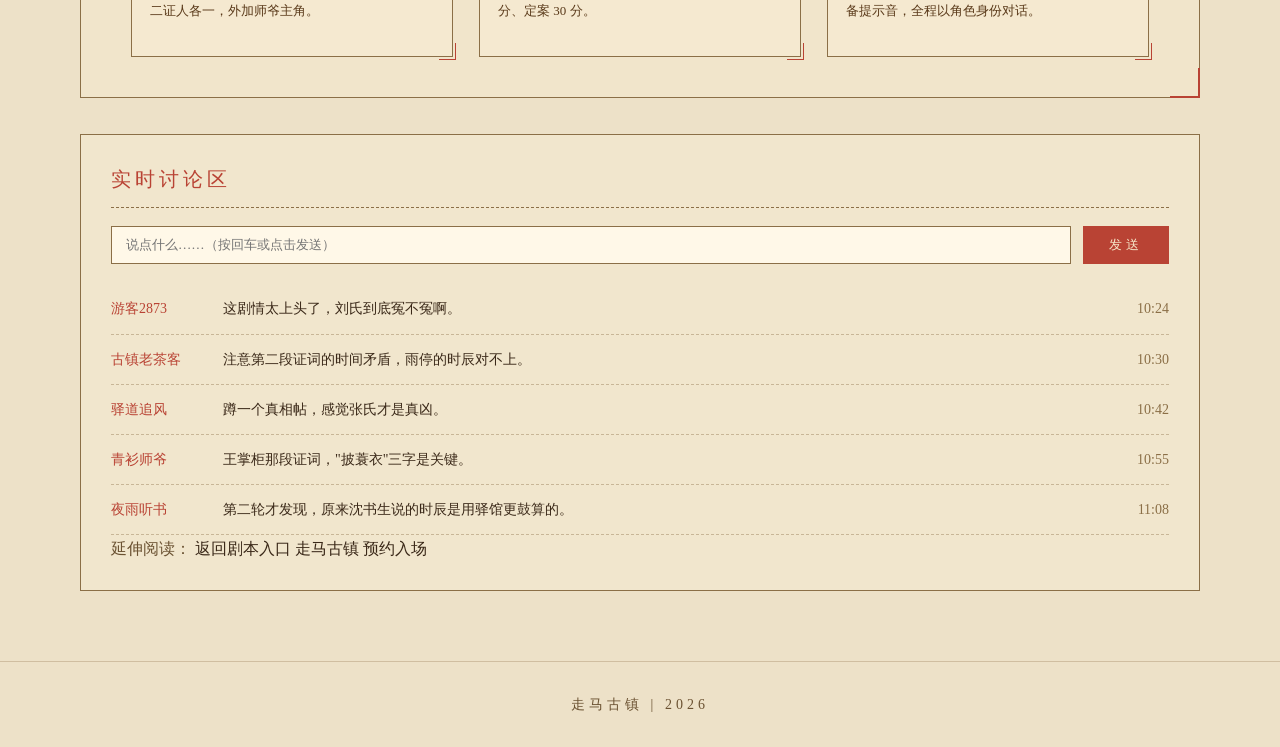
<file: pages/nanguaan.html>
<!DOCTYPE html>
<html lang="zh-CN">
<head>
    <meta charset="UTF-8">
    <title>南瓜案 · 驿路迷云 - 走马古镇</title>
    <link rel="stylesheet" href="../css/style.css">
    <link rel="stylesheet" href="../css/jubensha.css">
</head>
<body>

<header class="dh_top">
    <div class="dh_logo">Personal Portfolio</div>
    <ul class="dh_menu">
        <li><a href="../index.html">古镇简介</a></li>
        <li class="cur"><a href="jubensha.html">线上剧本杀入口</a></li>
        <li><a href="jianjie.html">古镇所览</a></li>
        <li><a href="wenchuang.html">文创购买</a></li>
        <li><a href="yuyue.html">预约服务</a></li>
        <li><a href="login.html">登录</a></li>
    </ul>
    <div class="dh_search">
        <input type="text" placeholder="搜索古镇信息">
        <button type="button">搜</button>
    </div>
</header>

<section class="zi_banner">
    <img src="../images/nga1.jpg" alt="古代县衙公堂南瓜案审理场景 电脑壁纸">
    <div class="zi_banner_wenzi">
        <h1>南瓜案</h1>
        <p>The Pumpkin Case</p>
    </div>
</section>

<div class="zi_baoguo">

    <div class="ng_yindao">
        <h2>驿路迷云</h2>
        <p>古镇雨夜，一桩"偷瓜"疑案闹上公堂。<br>邻里反目，各执一词，小小南瓜竟成是非关键。<br>一方哭诉财物失窃，一方喊冤百口莫辩。<br>公堂之上，你将如何剥丝抽茧，撕开这场谎言的破绽？</p>
    </div>

    <div class="zi_shuju">
        <div class="sj_xiang"><strong>6</strong><span>主要角色</span></div>
        <div class="sj_xiang"><strong>120</strong><span>沉浸时长(分)</span></div>
        <div class="sj_xiang"><strong>3</strong><span>多重结局</span></div>
        <div class="sj_xiang"><strong>9.6</strong><span>玩家评分</span></div>
    </div>

    <article class="zi_neirong">
        <h2>剧情概览</h2>
        <div class="zi_zutu">
            <div class="zt_tu"><img src="../images/nga2.jpg" alt="清代县衙公堂百姓喊冒场景"></div>
            <div class="zt_wenzi">
                <p>清咸丰年间，走马古镇连日阴雨。城东张氏报案，称邻家妇人深夜潜入她家菜园，盗走十二枚南瓜。被告刘氏哭天抢地，称自家瓜藤本就攀过墙头，几枚南瓜原属己有，反被张家诬陷。</p>
                <p>知县升堂，证词反复，邻人各有立场。一根藤上的瓜，到底属于谁？这背后，又是否藏着更深的恩怨纠葛？</p>
                <p>你将以"师爷"身份，在驿馆、公堂、市集之间收集线索，盘问证人。三炷香的时间内，给出你的判词。</p>
            </div>
        </div>
    </article>

    <div class="zi_yinwen">
        瓜熟蒂落，本为天意；瓜断藤中，则见人心。一藤之上，谁种、谁摘、谁见——便是公道所在。
    </div>

    <div class="zi_zsbiaoti">
        <h2>角色档案</h2>
        <p>Suspect Files</p>
    </div>

    <div class="zi_kazu">
        <div class="ka">
            <div class="k_tu"><img src="../images/nga3.jpg" alt="清代县衙知县升堂人物"></div>
            <h4>知县 · 周慎之</h4>
            <p>新到任的青年知县，性情急躁，急于立威。一桩小案，却怎么也审不明白。</p>
        </div>
        <div class="ka">
            <div class="k_tu"><img src="../images/nga4.jpg" alt="清代乡村农妇报案哭诉"></div>
            <h4>原告 · 张氏</h4>
            <p>城东老户，菜园主人。声称丢失南瓜十二枚，言辞激烈，证词却存在时辰矛盾。</p>
        </div>
        <div class="ka">
            <div class="k_tu"><img src="../images/nga5.jpg" alt="清代乡村妇人公堂喊冒"></div>
            <h4>被告 · 刘氏</h4>
            <p>张家邻居，寡居多年。当夜确曾出门，为何偏偏走到张家菜园后墙？</p>
        </div>
        <div class="ka">
            <div class="k_tu"><img src="../images/nga6.jpg" alt="清代茶馆掌柜账本场景"></div>
            <h4>证人 · 王掌柜</h4>
            <p>古镇茶馆老板，雨夜替人挡雨，看见一个身影从墙边匆匆而过。可那身影，到底是谁？</p>
        </div>
        <div class="ka">
            <div class="k_tu"><img src="../images/nga7.jpg" alt="古代外乡书生客栈场景"></div>
            <h4>证人 · 沈书生</h4>
            <p>路过古镇借宿驿馆的外乡书生。话不多，却说了一句关键时辰，反而把所有人卷进谜团。</p>
        </div>
        <div class="ka">
            <div class="k_tu"><img src="../images/nga8.jpg" alt="清代衙役公堂值守"></div>
            <h4>师爷 · 你</h4>
            <p>新任师爷，今夜代知县出堂理事。一根藤、十二枚瓜、四五口供——真相，全靠你来拼。</p>
        </div>
    </div>

    <div class="zi_zsbiaoti">
        <h2>关键线索</h2>
        <p>Timeline of Clues</p>
    </div>

    <div class="zi_shijian">
        <div class="sj">
            <h4>戌时初 · 雨起</h4>
            <p>古镇当夜大雨倾盆。张氏屋后菜园泥泞，瓜藤受雨打而断。</p>
        </div>
        <div class="sj">
            <h4>戌时三刻 · 灯灭</h4>
            <p>张氏自称此时听到墙外动静，但邻舍说，张家东屋油灯此刻才熄。</p>
        </div>
        <div class="sj">
            <h4>亥时初 · 黑影</h4>
            <p>王掌柜送酒归来，看见一个披蓑衣的人影从墙边匆匆走过，方向却不对。</p>
        </div>
        <div class="sj">
            <h4>亥时二刻 · 落瓜</h4>
            <p>刘氏家门前发现两枚滚落的南瓜，瓜上沾泥，断口却干净得不像被人砍下。</p>
        </div>
        <div class="sj">
            <h4>子时 · 初讼</h4>
            <p>张氏举着断藤至刘家门前喊骂，惊动四邻，闹至公堂。</p>
        </div>
        <div class="sj">
            <h4>次日清晨 · 升堂</h4>
            <p>知县升堂，原告、被告、证人各执一词；师爷你受命彻查，三炷香内定案。</p>
        </div>
    </div>

    <div class="zi_zsbiaoti">
        <h2>沉浸场景</h2>
        <p>Immersive Scenes</p>
    </div>

    <div class="zi_zutu">
        <div class="zt_tu"><img src="../images/nga9.jpg" alt="走马古镇雨夜青石板巷弄场景"></div>
        <div class="zt_wenzi">
            <h3>雨夜的菜园后墙</h3>
            <p>瓜藤随雨低垂，泥水裹着碎叶顺着墙根流过。蓑衣脚印？瓜蒂断口？被风掀起的鸡笼？这堵墙，把两户人家分成了两个故事。</p>
            <p>调查环节中，你可以选择"夜访菜园"、"摸排门户"、"翻看落瓜"，不同动作触发不同线索。</p>
        </div>
    </div>

    <div class="zi_zutu youtu">
        <div class="zt_tu"><img src="../images/nga10.jpg" alt="古代县衙公堂大堂内景"></div>
        <div class="zt_wenzi">
            <h3>三炷香的公堂</h3>
            <p>师爷立于堂下，原被告面前一束香三炷。时辰一过，便须给出判词。每一次盘问、每一次对质，都会消耗时间，也会撕开新的破绽。</p>
            <p>你可以让证人对质、出示证物、调阅卷宗——但小心，错引一句，便是另一种结局。</p>
        </div>
    </div>

    <div class="ng_dianjin">
        <div class="ng_shipin" id="kaishi">
            <div class="bofang"></div>
            <div class="biaoti">点击进入 · 沉浸式剧本</div>
        </div>
    </div>

    <article class="zi_neirong">
        <h2>玩家提示</h2>
        <div class="zi_kazu" style="margin-bottom:0;">
            <div class="ka">
                <h4 style="margin:6px 4px 10px;">推荐人数</h4>
                <p>本剧本推荐 5 人开局：知县、原告、被告、二证人各一，外加师爷主角。</p>
            </div>
            <div class="ka">
                <h4 style="margin:6px 4px 10px;">所需时长</h4>
                <p>建议预留两小时整。其中读本 30 分、调查 60 分、定案 30 分。</p>
            </div>
            <div class="ka">
                <h4 style="margin:6px 4px 10px;">沉浸建议</h4>
                <p>建议提前换上素色长衫或汉服，关闭现代设备提示音，全程以角色身份对话。</p>
            </div>
        </div>
    </article>

    <div class="ng_pinglun">
        <h3>实时讨论区</h3>
        <div class="ng_shuru">
            <input type="text" class="pinglun_ipt" placeholder="说点什么……（按回车或点击发送）">
            <button class="pinglun_btn">发送</button>
        </div>
        <ul class="pinglun_liebiao">
            <li>
                <span class="plyhu">游客2873</span>
                <span class="plnr">这剧情太上头了，刘氏到底冤不冤啊。</span>
                <span class="plsj">10:24</span>
            </li>
            <li>
                <span class="plyhu">古镇老茶客</span>
                <span class="plnr">注意第二段证词的时间矛盾，雨停的时辰对不上。</span>
                <span class="plsj">10:30</span>
            </li>
            <li>
                <span class="plyhu">驿道追风</span>
                <span class="plnr">蹲一个真相帖，感觉张氏才是真凶。</span>
                <span class="plsj">10:42</span>
            </li>
            <li>
                <span class="plyhu">青衫师爷</span>
                <span class="plnr">王掌柜那段证词，"披蓑衣"三字是关键。</span>
                <span class="plsj">10:55</span>
            </li>
            <li>
                <span class="plyhu">夜雨听书</span>
                <span class="plnr">第二轮才发现，原来沈书生说的时辰是用驿馆更鼓算的。</span>
                <span class="plsj">11:08</span>
            </li>
        </ul>
        <div class="you_lj">
            <span style="color:#6b5232;">延伸阅读：</span>
            <a href="jubensha.html">返回剧本入口</a>
            <a href="jianjie.html">走马古镇</a>
            <a href="yuyue.html">预约入场</a>
        </div>
    </div>

</div>

<footer class="ye_jiao">
    走马古镇 | 2026
</footer>

<script src="../js/main.js"></script>
<script>
document.getElementById('kaishi').addEventListener('click', function() {
    alert('剧情即将开始，请保持安静，沉浸进入古镇雨夜……');
});
document.querySelector('.pinglun_ipt').addEventListener('keydown', function(e) {
    if (e.key === 'Enter') document.querySelector('.pinglun_btn').click();
});
document.querySelector('.pinglun_btn').addEventListener('click', function(){
    var ipt = document.querySelector('.pinglun_ipt');
    var v = ipt.value.trim();
    if (!v) return;
    var li = document.createElement('li');
    var t = new Date();
    var hh = String(t.getHours()).padStart(2,'0');
    var mm = String(t.getMinutes()).padStart(2,'0');
    li.innerHTML = '<span class="plyhu">访客'+Math.floor(Math.random()*9000+1000)+'</span><span class="plnr">'+v+'</span><span class="plsj">'+hh+':'+mm+'</span>';
    document.querySelector('.pinglun_liebiao').appendChild(li);
    ipt.value = '';
});
</script>
</body>
</html>
</file>
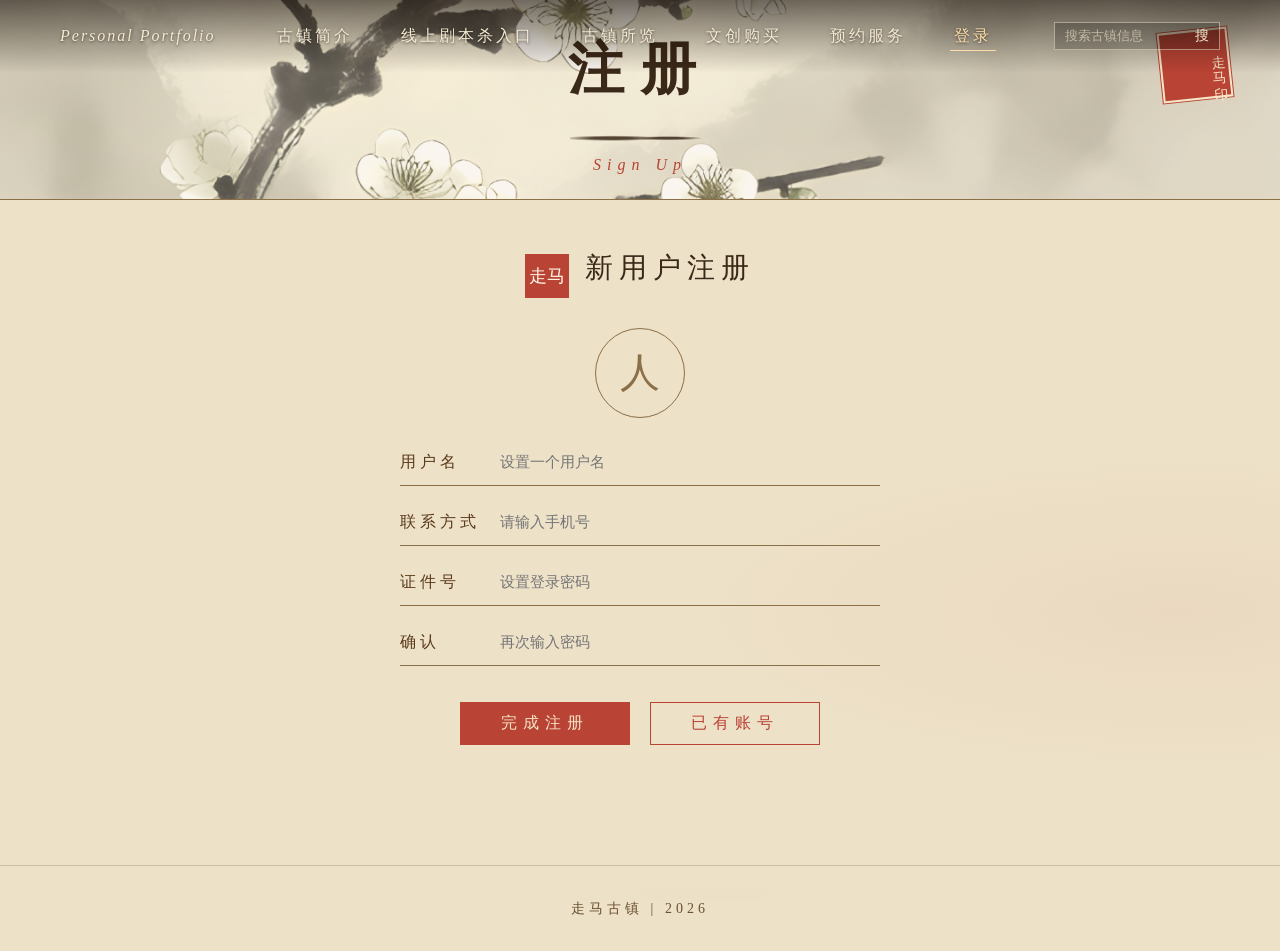
<file: pages/register.html>
<!DOCTYPE html>
<html lang="zh-CN">
<head>
    <meta charset="UTF-8">
    <title>注册 - 走马古镇</title>
    <link rel="stylesheet" href="../css/style.css">
</head>
<body>

<header class="dh_top">
    <div class="dh_logo">Personal Portfolio</div>
    <ul class="dh_menu">
        <li><a href="../index.html">古镇简介</a></li>
        <li><a href="jubensha.html">线上剧本杀入口</a></li>
        <li><a href="jianjie.html">古镇所览</a></li>
        <li><a href="wenchuang.html">文创购买</a></li>
        <li><a href="yuyue.html">预约服务</a></li>
        <li class="cur"><a href="login.html">登录</a></li>
    </ul>
    <div class="dh_search">
        <input type="text" placeholder="搜索古镇信息">
        <button type="button">搜</button>
    </div>
</header>

<section class="zi_banner" style="height:200px;">
    <img src="../images/meihua.jpg" alt="水墨写意梅花装饰画 电脑壁纸">
    <div class="zi_banner_wenzi">
        <h1>注册</h1>
        <p>Sign Up</p>
    </div>
</section>

<section class="denglu_qu" style="padding-top:50px;">
    <div class="qu_biaoti" style="justify-content:center;">
        <div class="yinzhang">走马</div>
        <h2>新用户注册</h2>
    </div>

    <form class="denglu_neirong zhuce_form">
        <div class="denglu_touxiang">人</div>
        <div class="denglu_zu">
            <label>用户名</label>
            <input type="text" placeholder="设置一个用户名">
        </div>
        <div class="denglu_zu">
            <label>联系方式</label>
            <input type="text" placeholder="请输入手机号">
        </div>
        <div class="denglu_zu">
            <label>证件号</label>
            <input type="password" placeholder="设置登录密码">
        </div>
        <div class="denglu_zu">
            <label>确认</label>
            <input type="password" placeholder="再次输入密码">
        </div>
        <div class="denglu_anniu">
            <button type="submit" class="zhu">完成注册</button>
            <button type="button" onclick="location.href='login.html'">已有账号</button>
        </div>
    </form>
</section>

<footer class="ye_jiao">
    走马古镇 | 2026
</footer>

<script src="../js/main.js"></script>
</body>
</html>
</file>
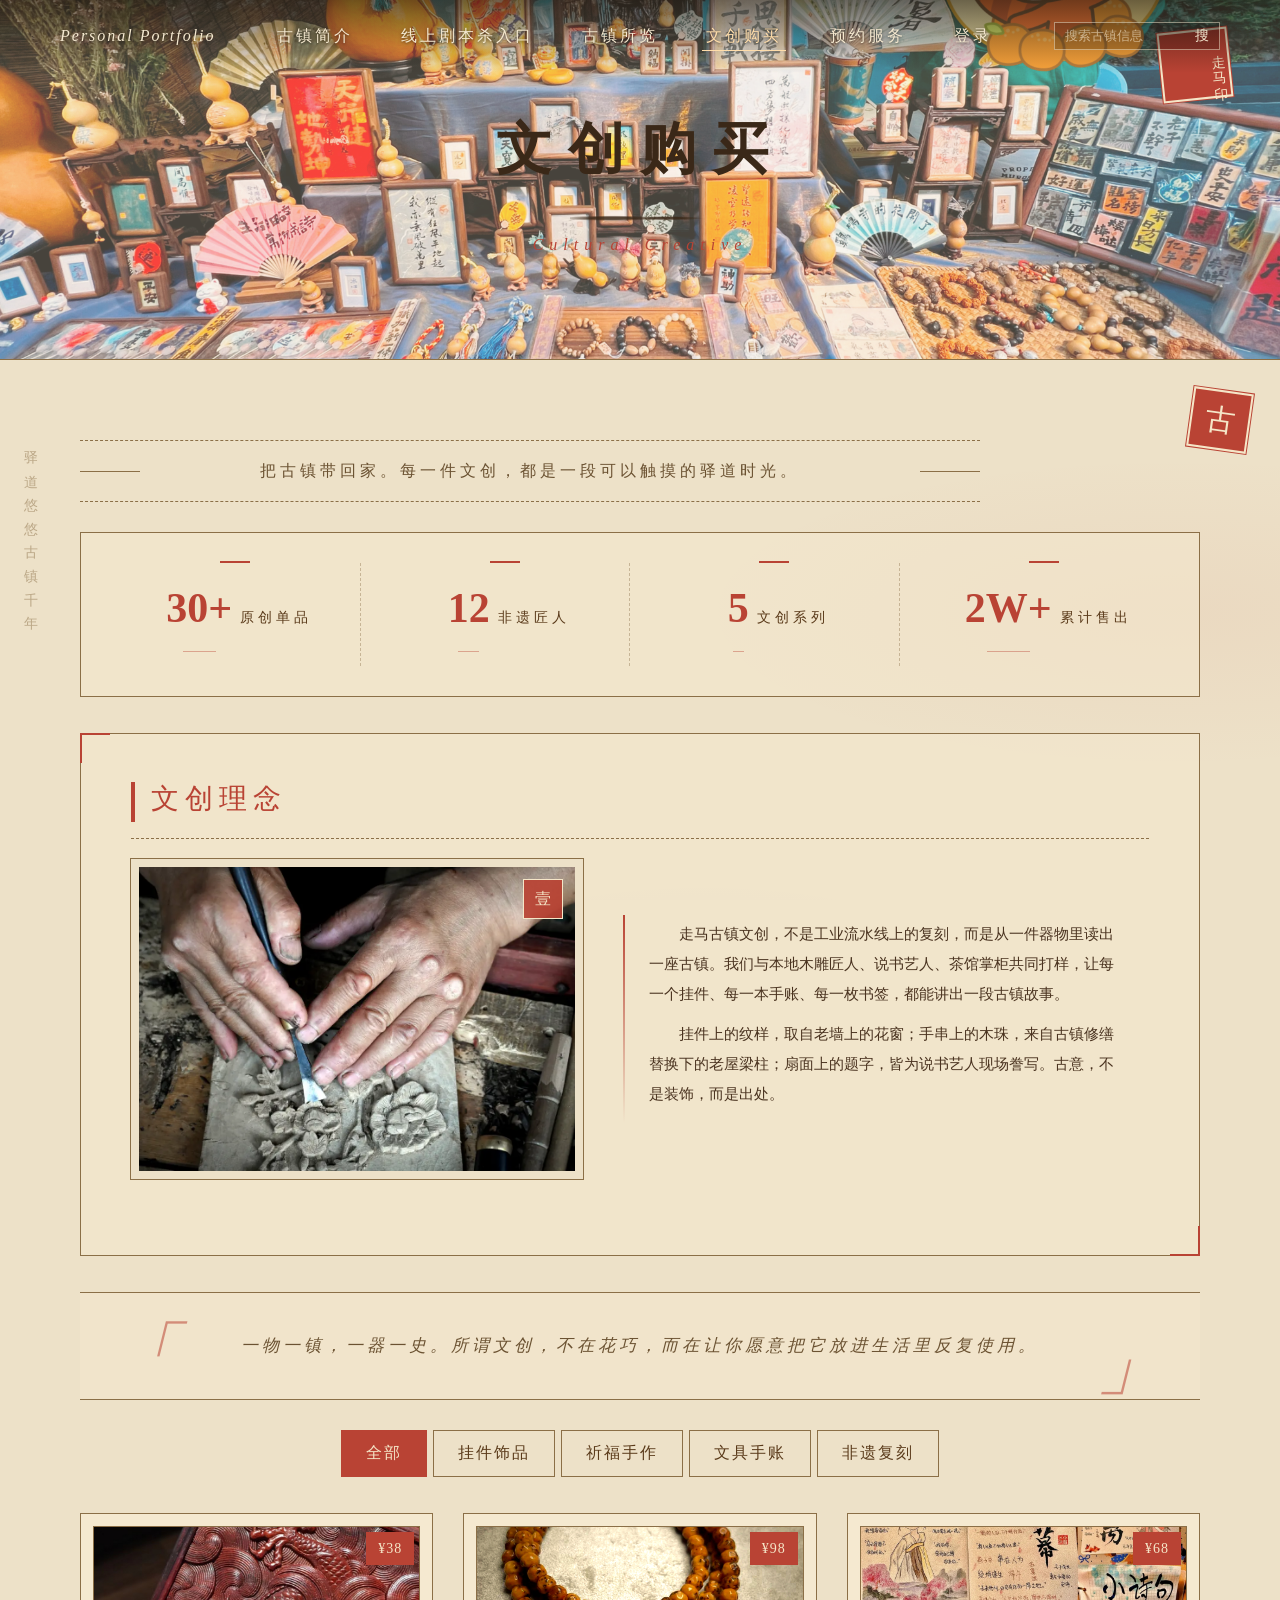
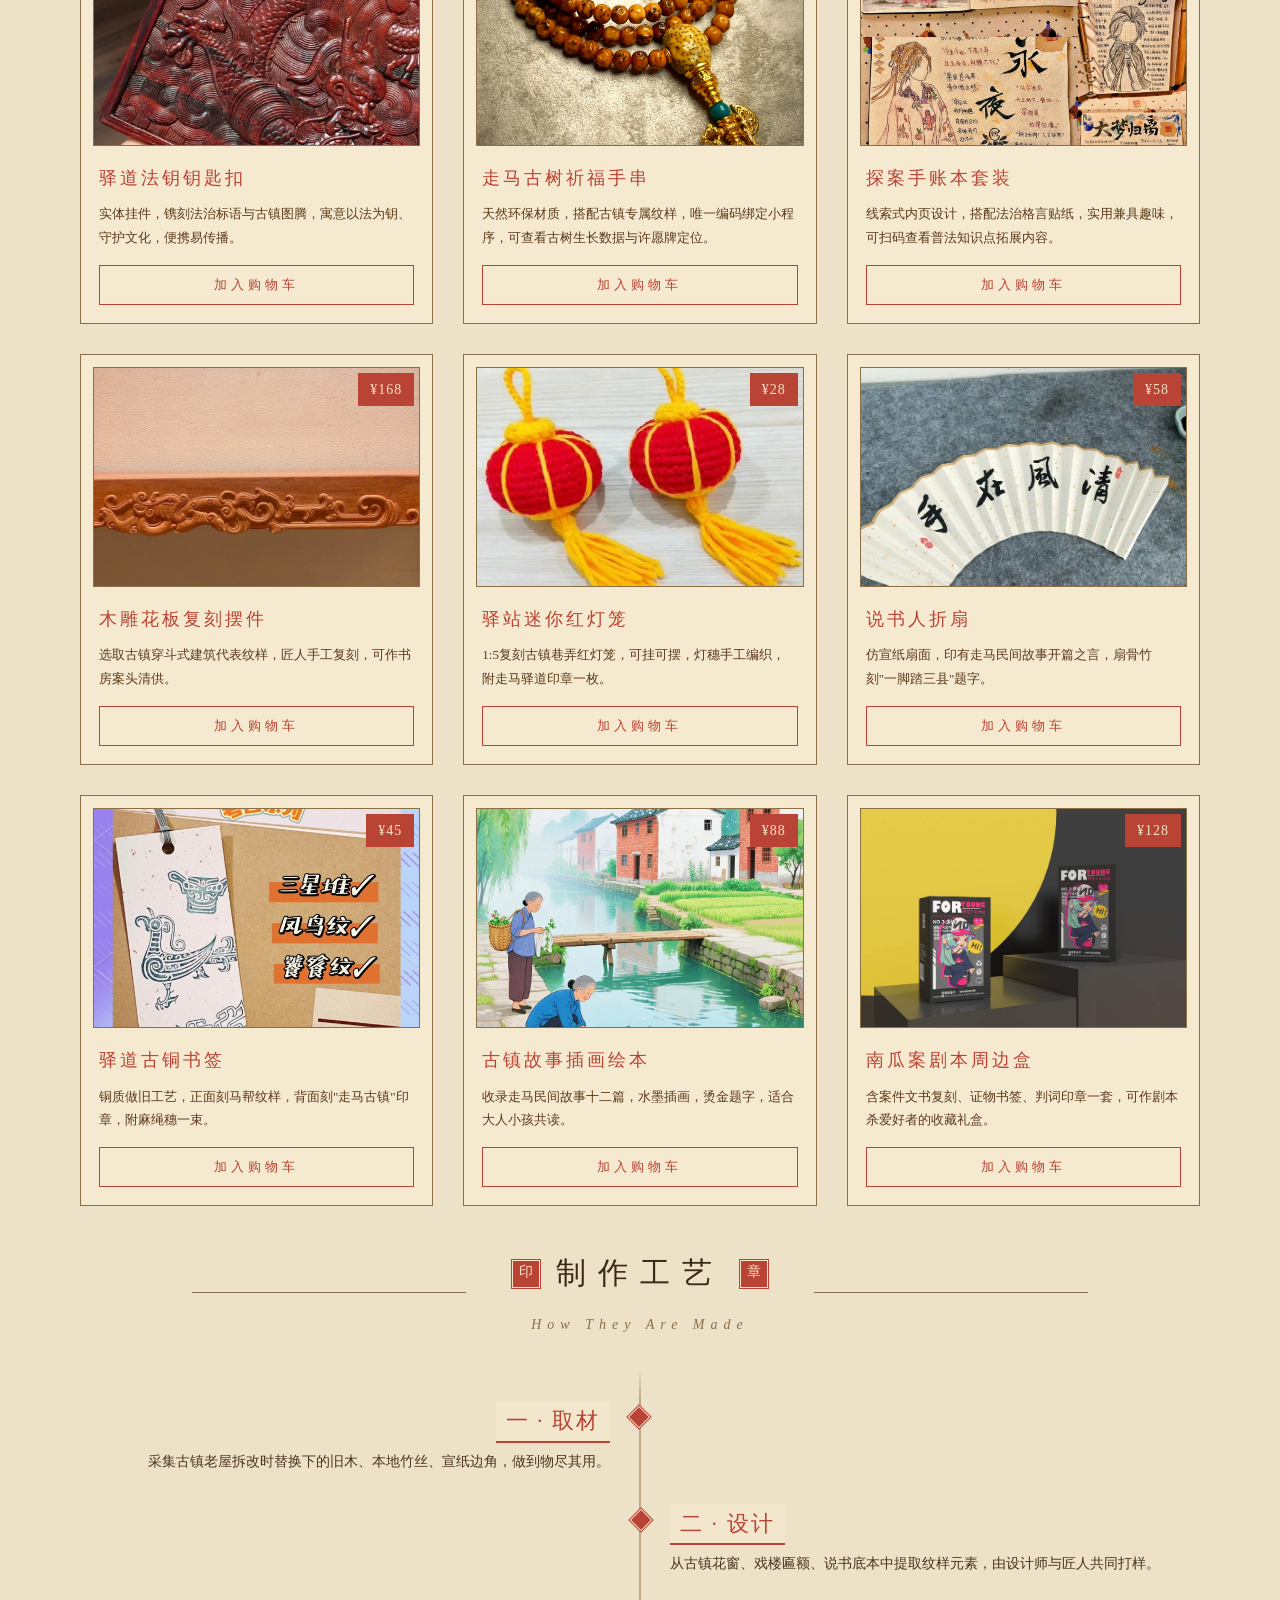
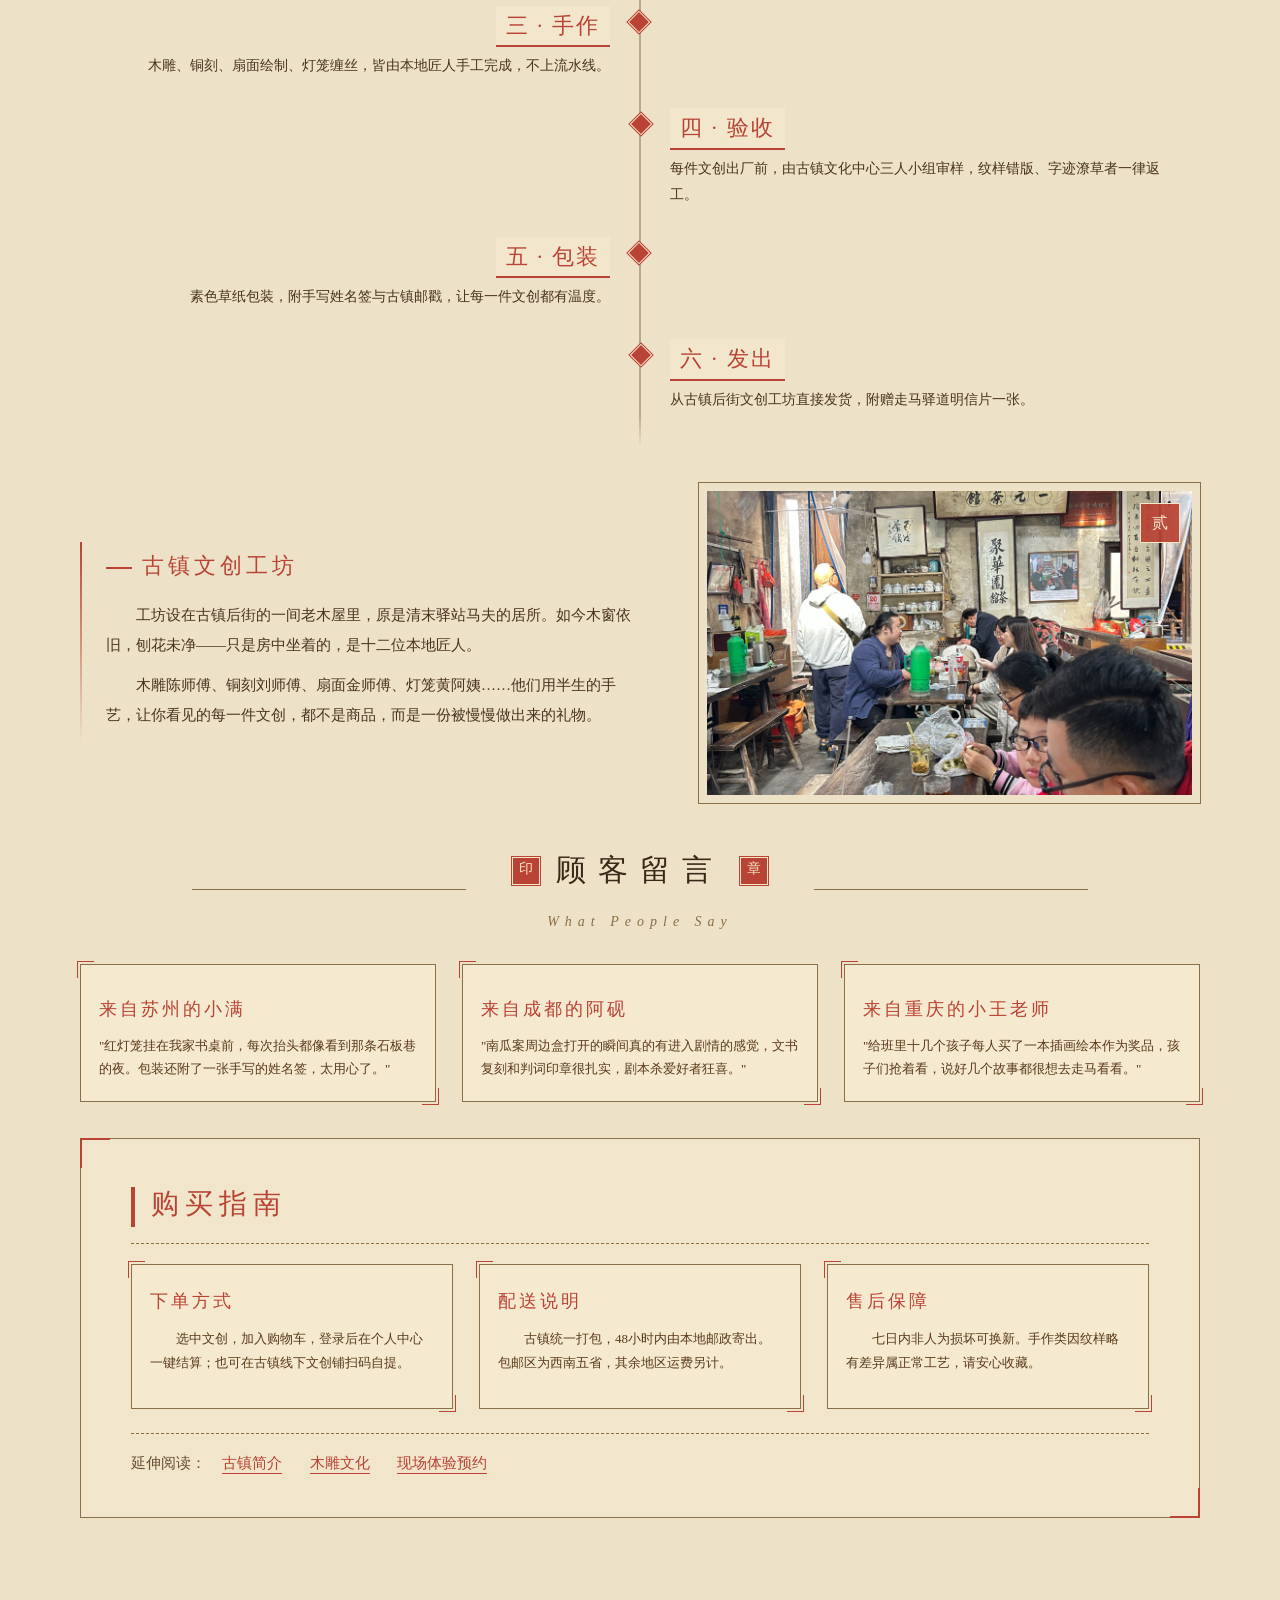
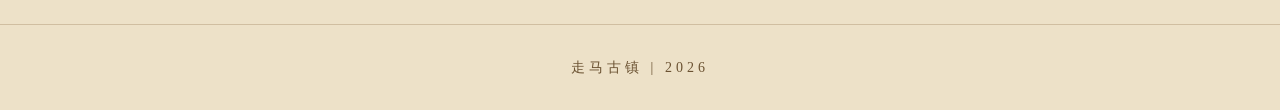
<file: pages/wenchuang.html>
<!DOCTYPE html>
<html lang="zh-CN">
<head>
    <meta charset="UTF-8">
    <title>文创购买 - 走马古镇</title>
    <link rel="stylesheet" href="../css/style.css">
    <link rel="stylesheet" href="../css/wenchuang.css">
</head>
<body>

<header class="dh_top">
    <div class="dh_logo">Personal Portfolio</div>
    <ul class="dh_menu">
        <li><a href="../index.html">古镇简介</a></li>
        <li><a href="jubensha.html">线上剧本杀入口</a></li>
        <li><a href="jianjie.html">古镇所览</a></li>
        <li class="cur"><a href="wenchuang.html">文创购买</a></li>
        <li><a href="yuyue.html">预约服务</a></li>
        <li><a href="login.html">登录</a></li>
    </ul>
    <div class="dh_search">
        <input type="text" placeholder="搜索古镇信息">
        <button type="button">搜</button>
    </div>
</header>

<section class="zi_banner">
    <img src="../images/wc1.jpg" alt="走马古镇文创实物特写 电脑壁纸">
    <div class="zi_banner_wenzi">
        <h1>文创购买</h1>
        <p>Cultural Creative</p>
    </div>
</section>

<div class="zi_baoguo">

    <p class="wc_yindao">把古镇带回家。每一件文创，都是一段可以触摸的驿道时光。</p>

    <div class="zi_shuju">
        <div class="sj_xiang"><strong>30+</strong><span>原创单品</span></div>
        <div class="sj_xiang"><strong>12</strong><span>非遗匠人</span></div>
        <div class="sj_xiang"><strong>5</strong><span>文创系列</span></div>
        <div class="sj_xiang"><strong>2W+</strong><span>累计售出</span></div>
    </div>

    <article class="zi_neirong">
        <h2>文创理念</h2>
        <div class="zi_zutu">
            <div class="zt_tu"><img src="../images/wc2.jpg" alt="走马古镇匠人手作木雕过程"></div>
            <div class="zt_wenzi">
                <p>走马古镇文创，不是工业流水线上的复刻，而是从一件器物里读出一座古镇。我们与本地木雕匠人、说书艺人、茶馆掌柜共同打样，让每一个挂件、每一本手账、每一枚书签，都能讲出一段古镇故事。</p>
                <p>挂件上的纹样，取自老墙上的花窗；手串上的木珠，来自古镇修缮替换下的老屋梁柱；扇面上的题字，皆为说书艺人现场誊写。古意，不是装饰，而是出处。</p>
            </div>
        </div>
    </article>

    <div class="zi_yinwen">
        一物一镇，一器一史。所谓文创，不在花巧，而在让你愿意把它放进生活里反复使用。
    </div>

    <ul class="wc_fenlei">
        <li class="cur">全部</li>
        <li>挂件饰品</li>
        <li>祈福手作</li>
        <li>文具手账</li>
        <li>非遗复刻</li>
    </ul>

    <ul class="wc_liebiao">
        <li class="wc_xiang">
            <div class="wc_tu"><img src="../images/wc3.jpg" alt="驿道法钥钥匙扣金属雕刻图腾"></div>
            <div class="wc_jia">¥38</div>
            <h4>驿道法钥钥匙扣</h4>
            <p>实体挂件，镌刻法治标语与古镇图腾，寓意以法为钥、守护文化，便携易传播。</p>
            <button class="wc_buy">加入购物车</button>
        </li>
        <li class="wc_xiang">
            <div class="wc_tu"><img src="../images/wc4.jpg" alt="走马古树祈福木质手串特写"></div>
            <div class="wc_jia">¥98</div>
            <h4>走马古树祈福手串</h4>
            <p>天然环保材质，搭配古镇专属纹样，唯一编码绑定小程序，可查看古树生长数据与许愿牌定位。</p>
            <button class="wc_buy">加入购物车</button>
        </li>
        <li class="wc_xiang">
            <div class="wc_tu"><img src="../images/wc5.jpg" alt="探案手账本套装贴纸笔记本实物"></div>
            <div class="wc_jia">¥68</div>
            <h4>探案手账本套装</h4>
            <p>线索式内页设计，搭配法治格言贴纸，实用兼具趣味，可扫码查看普法知识点拓展内容。</p>
            <button class="wc_buy">加入购物车</button>
        </li>
        <li class="wc_xiang">
            <div class="wc_tu"><img src="../images/wc6.jpg" alt="走马木雕花板复刻摆件"></div>
            <div class="wc_jia">¥168</div>
            <h4>木雕花板复刻摆件</h4>
            <p>选取古镇穿斗式建筑代表纹样，匠人手工复刻，可作书房案头清供。</p>
            <button class="wc_buy">加入购物车</button>
        </li>
        <li class="wc_xiang">
            <div class="wc_tu"><img src="../images/wc7.jpg" alt="古镇红灯笼迷你装饰挂件"></div>
            <div class="wc_jia">¥28</div>
            <h4>驿站迷你红灯笼</h4>
            <p>1:5复刻古镇巷弄红灯笼，可挂可摆，灯穗手工编织，附走马驿道印章一枚。</p>
            <button class="wc_buy">加入购物车</button>
        </li>
        <li class="wc_xiang">
            <div class="wc_tu"><img src="../images/wc8.jpg" alt="说书人折扇文创"></div>
            <div class="wc_jia">¥58</div>
            <h4>说书人折扇</h4>
            <p>仿宣纸扇面，印有走马民间故事开篇之言，扇骨竹刻"一脚踏三县"题字。</p>
            <button class="wc_buy">加入购物车</button>
        </li>
        <li class="wc_xiang">
            <div class="wc_tu"><img src="../images/wc9.jpg" alt="走马古镇驿道铜书签金属工艺"></div>
            <div class="wc_jia">¥45</div>
            <h4>驿道古铜书签</h4>
            <p>铜质做旧工艺，正面刻马帮纹样，背面刻"走马古镇"印章，附麻绳穗一束。</p>
            <button class="wc_buy">加入购物车</button>
        </li>
        <li class="wc_xiang">
            <div class="wc_tu"><img src="../images/wc10.jpg" alt="走马古镇民间故事绘本"></div>
            <div class="wc_jia">¥88</div>
            <h4>古镇故事插画绘本</h4>
            <p>收录走马民间故事十二篇，水墨插画，烫金题字，适合大人小孩共读。</p>
            <button class="wc_buy">加入购物车</button>
        </li>
        <li class="wc_xiang">
            <div class="wc_tu"><img src="../images/wc11.jpg" alt="走马古镇南瓜案剧本周边盲盒"></div>
            <div class="wc_jia">¥128</div>
            <h4>南瓜案剧本周边盒</h4>
            <p>含案件文书复刻、证物书签、判词印章一套，可作剧本杀爱好者的收藏礼盒。</p>
            <button class="wc_buy">加入购物车</button>
        </li>
    </ul>

    <div class="zi_zsbiaoti">
        <h2>制作工艺</h2>
        <p>How They Are Made</p>
    </div>

    <div class="zi_shijian">
        <div class="sj">
            <h4>一 · 取材</h4>
            <p>采集古镇老屋拆改时替换下的旧木、本地竹丝、宣纸边角，做到物尽其用。</p>
        </div>
        <div class="sj">
            <h4>二 · 设计</h4>
            <p>从古镇花窗、戏楼匾额、说书底本中提取纹样元素，由设计师与匠人共同打样。</p>
        </div>
        <div class="sj">
            <h4>三 · 手作</h4>
            <p>木雕、铜刻、扇面绘制、灯笼缠丝，皆由本地匠人手工完成，不上流水线。</p>
        </div>
        <div class="sj">
            <h4>四 · 验收</h4>
            <p>每件文创出厂前，由古镇文化中心三人小组审样，纹样错版、字迹潦草者一律返工。</p>
        </div>
        <div class="sj">
            <h4>五 · 包装</h4>
            <p>素色草纸包装，附手写姓名签与古镇邮戳，让每一件文创都有温度。</p>
        </div>
        <div class="sj">
            <h4>六 · 发出</h4>
            <p>从古镇后街文创工坊直接发货，附赠走马驿道明信片一张。</p>
        </div>
    </div>

    <div class="zi_zutu youtu">
        <div class="zt_tu"><img src="../images/wc12.jpg" alt="走马古镇文创工坊匠人聚会场景"></div>
        <div class="zt_wenzi">
            <h3>古镇文创工坊</h3>
            <p>工坊设在古镇后街的一间老木屋里，原是清末驿站马夫的居所。如今木窗依旧，刨花未净——只是房中坐着的，是十二位本地匠人。</p>
            <p>木雕陈师傅、铜刻刘师傅、扇面金师傅、灯笼黄阿姨……他们用半生的手艺，让你看见的每一件文创，都不是商品，而是一份被慢慢做出来的礼物。</p>
        </div>
    </div>

    <div class="zi_zsbiaoti">
        <h2>顾客留言</h2>
        <p>What People Say</p>
    </div>

    <div class="zi_kazu">
        <div class="ka">
            <h4>来自苏州的小满</h4>
            <p>"红灯笼挂在我家书桌前，每次抬头都像看到那条石板巷的夜。包装还附了一张手写的姓名签，太用心了。"</p>
        </div>
        <div class="ka">
            <h4>来自成都的阿砚</h4>
            <p>"南瓜案周边盒打开的瞬间真的有进入剧情的感觉，文书复刻和判词印章很扎实，剧本杀爱好者狂喜。"</p>
        </div>
        <div class="ka">
            <h4>来自重庆的小王老师</h4>
            <p>"给班里十几个孩子每人买了一本插画绘本作为奖品，孩子们抢着看，说好几个故事都很想去走马看看。"</p>
        </div>
    </div>

    <article class="zi_neirong">
        <h2>购买指南</h2>
        <div class="zi_kazu" style="margin-bottom:0;">
            <div class="ka">
                <h4 style="margin:6px 4px 10px;">下单方式</h4>
                <p>选中文创，加入购物车，登录后在个人中心一键结算；也可在古镇线下文创铺扫码自提。</p>
            </div>
            <div class="ka">
                <h4 style="margin:6px 4px 10px;">配送说明</h4>
                <p>古镇统一打包，48小时内由本地邮政寄出。包邮区为西南五省，其余地区运费另计。</p>
            </div>
            <div class="ka">
                <h4 style="margin:6px 4px 10px;">售后保障</h4>
                <p>七日内非人为损坏可换新。手作类因纹样略有差异属正常工艺，请安心收藏。</p>
            </div>
        </div>
        <div class="you_lj">
            <span style="color:#6b5232;">延伸阅读：</span>
            <a href="jianjie.html">古镇简介</a>
            <a href="mudiao.html">木雕文化</a>
            <a href="yuyue.html">现场体验预约</a>
        </div>
    </article>

</div>

<footer class="ye_jiao">
    走马古镇 | 2026
</footer>

<script src="../js/main.js"></script>
<script>
document.querySelectorAll('.wc_fenlei li').forEach(function(li){
    li.addEventListener('click', function(){
        document.querySelectorAll('.wc_fenlei li').forEach(function(l){l.classList.remove('cur');});
        this.classList.add('cur');
    });
});
document.querySelectorAll('.wc_buy').forEach(function(btn){
    btn.addEventListener('click', function(){
        alert('已加入购物车，可前往个人中心结算');
    });
});
</script>
</body>
</html>
</file>
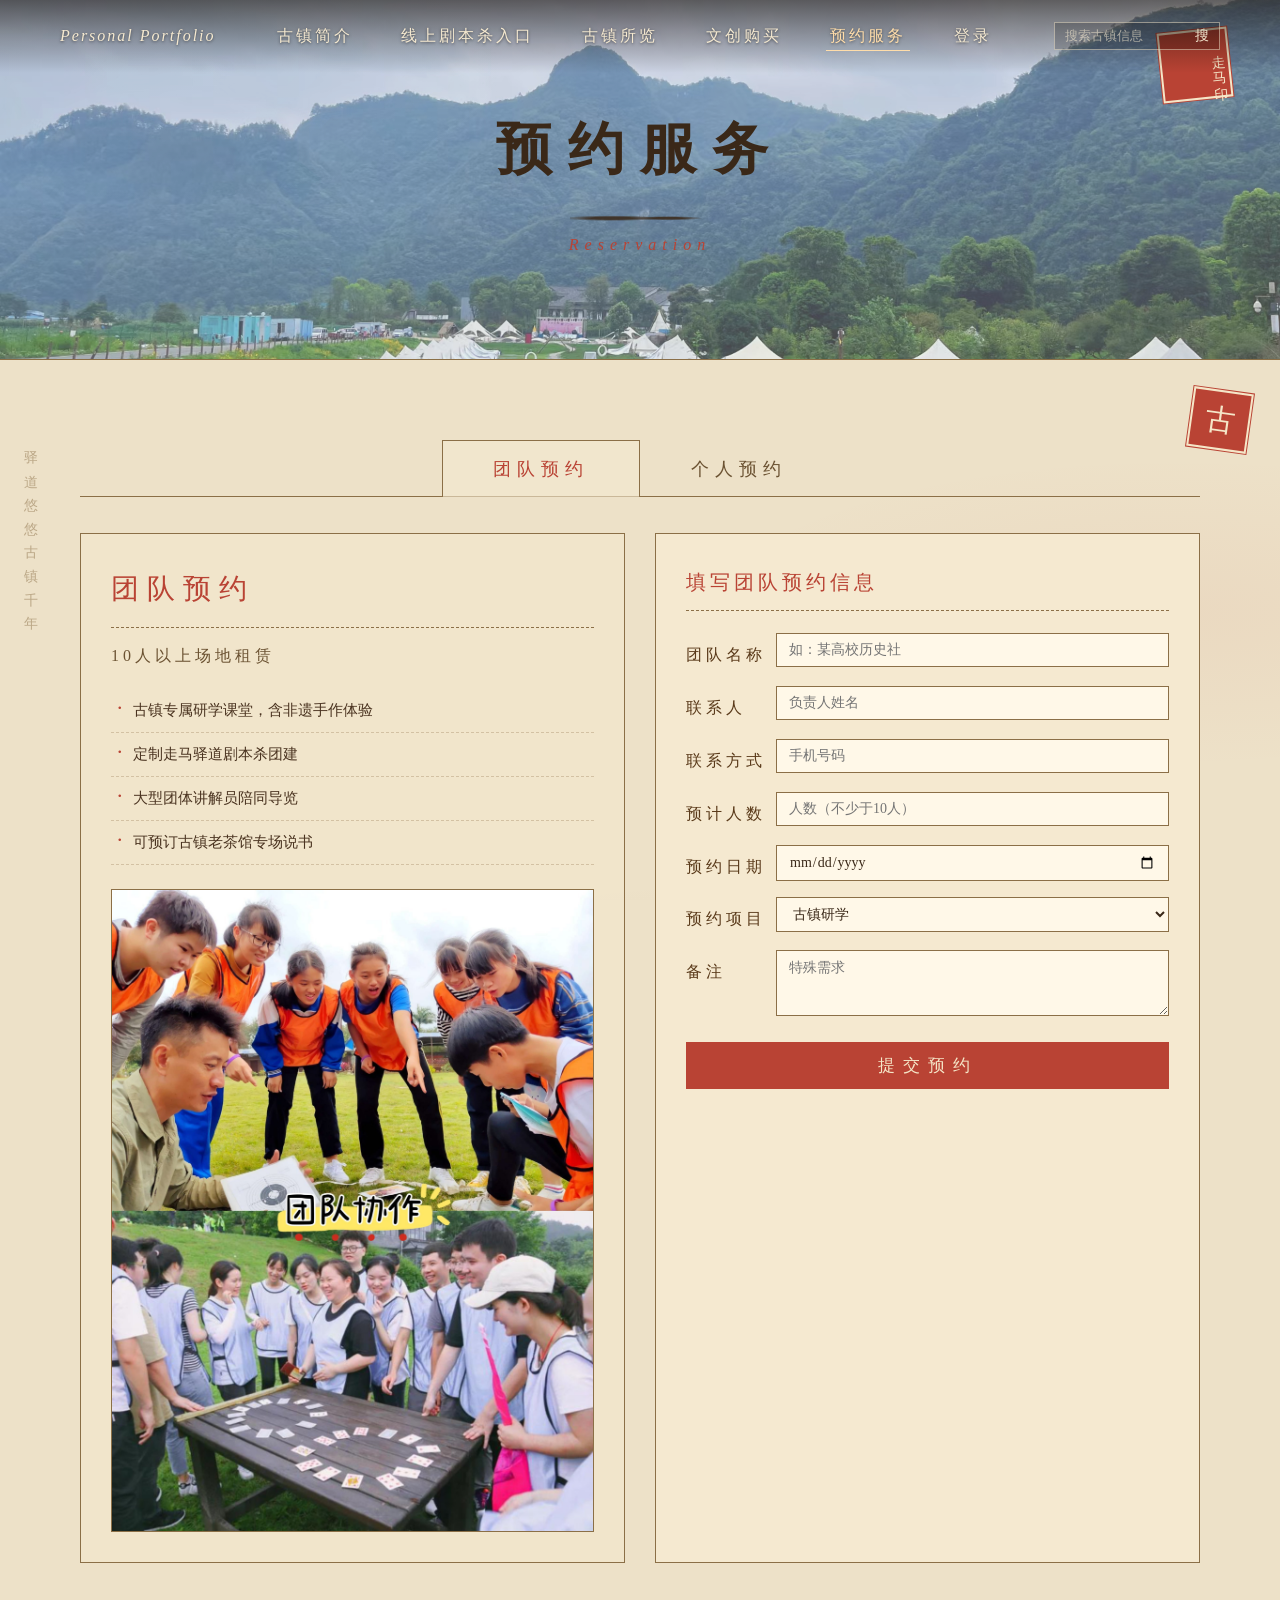
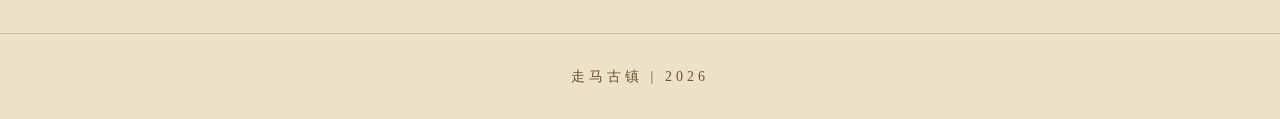
<file: pages/yuyue.html>
<!DOCTYPE html>
<html lang="zh-CN">
<head>
    <meta charset="UTF-8">
    <title>预约服务 - 走马古镇</title>
    <link rel="stylesheet" href="../css/style.css">
    <link rel="stylesheet" href="../css/yuyue.css">
</head>
<body>

<header class="dh_top">
    <div class="dh_logo">Personal Portfolio</div>
    <ul class="dh_menu">
        <li><a href="../index.html">古镇简介</a></li>
        <li><a href="jubensha.html">线上剧本杀入口</a></li>
        <li><a href="jianjie.html">古镇所览</a></li>
        <li><a href="wenchuang.html">文创购买</a></li>
        <li class="cur"><a href="yuyue.html">预约服务</a></li>
        <li><a href="login.html">登录</a></li>
    </ul>
    <div class="dh_search">
        <input type="text" placeholder="搜索古镇信息">
        <button type="button">搜</button>
    </div>
</header>

<section class="zi_banner">
    <img src="../images/yy1.jpg" alt="走马古镇团队拓展研学场地 电脑壁纸">
    <div class="zi_banner_wenzi">
        <h1>预约服务</h1>
        <p>Reservation</p>
    </div>
</section>

<div class="zi_baoguo">

    <ul class="yy_qiehuan">
        <li class="cur" data-mu="tuandui">团队预约</li>
        <li data-mu="geren">个人预约</li>
    </ul>

    <div class="yy_zhutibox" id="tuandui" style="display:flex;">
        <div class="yy_jieshao">
            <h3>团队预约</h3>
            <p class="yy_fubi">10人以上场地租赁</p>
            <ul class="yy_dian">
                <li>古镇专属研学课堂，含非遗手作体验</li>
                <li>定制走马驿道剧本杀团建</li>
                <li>大型团体讲解员陪同导览</li>
                <li>可预订古镇老茶馆专场说书</li>
            </ul>
            <div class="yy_tu_da"><img src="../images/yy2.jpg" alt="团队预约古镇活动场地"></div>
        </div>
        <form class="yuyue_form yy_biaodan" action="javascript:void(0);">
            <h4>填写团队预约信息</h4>
            <div class="yy_zu">
                <label>团队名称</label>
                <input type="text" placeholder="如：某高校历史社">
            </div>
            <div class="yy_zu">
                <label>联系人</label>
                <input type="text" placeholder="负责人姓名">
            </div>
            <div class="yy_zu">
                <label>联系方式</label>
                <input type="text" placeholder="手机号码">
            </div>
            <div class="yy_zu">
                <label>预计人数</label>
                <input type="number" placeholder="人数（不少于10人）">
            </div>
            <div class="yy_zu">
                <label>预约日期</label>
                <input type="date">
            </div>
            <div class="yy_zu">
                <label>预约项目</label>
                <select>
                    <option>古镇研学</option>
                    <option>剧本杀团建</option>
                    <option>非遗手作体验</option>
                    <option>说书茶会专场</option>
                </select>
            </div>
            <div class="yy_zu">
                <label>备注</label>
                <textarea rows="3" placeholder="特殊需求"></textarea>
            </div>
            <button type="submit" class="yy_tijiao">提交预约</button>
        </form>
    </div>

    <div class="yy_zhutibox" id="geren" style="display:none;">
        <div class="yy_jieshao">
            <h3>个人预约</h3>
            <p class="yy_fubi">个性化服务定制</p>
            <ul class="yy_dian">
                <li>一对一古镇深度导览</li>
                <li>个性化路线推荐与拍照点位</li>
                <li>预约非遗匠人体验课</li>
                <li>古风换装与摄影服务</li>
            </ul>
            <div class="yy_tu_da"><img src="../images/yy3.jpg" alt="个人游客漫步古镇石板街"></div>
        </div>
        <form class="yuyue_form yy_biaodan" action="javascript:void(0);">
            <h4>填写个人预约信息</h4>
            <div class="yy_zu">
                <label>姓 名</label>
                <input type="text" placeholder="您的姓名">
            </div>
            <div class="yy_zu">
                <label>联系方式</label>
                <input type="text" placeholder="手机号码">
            </div>
            <div class="yy_zu">
                <label>预约日期</label>
                <input type="date">
            </div>
            <div class="yy_zu">
                <label>预约项目</label>
                <select>
                    <option>深度导览</option>
                    <option>古风换装拍摄</option>
                    <option>非遗体验课</option>
                    <option>剧本杀单人体验</option>
                </select>
            </div>
            <div class="yy_zu">
                <label>备注</label>
                <textarea rows="3" placeholder="个性化需求"></textarea>
            </div>
            <button type="submit" class="yy_tijiao">提交预约</button>
        </form>
    </div>

</div>

<footer class="ye_jiao">
    走马古镇 | 2026
</footer>

<script src="../js/main.js"></script>
<script>
document.querySelectorAll('.yy_qiehuan li').forEach(function(li){
    li.addEventListener('click', function(){
        document.querySelectorAll('.yy_qiehuan li').forEach(function(l){l.classList.remove('cur');});
        this.classList.add('cur');
        var mu = this.getAttribute('data-mu');
        document.querySelectorAll('.yy_zhutibox').forEach(function(b){b.style.display='none';});
        document.getElementById(mu).style.display='flex';
    });
});
if (location.hash) {
    var li = document.querySelector('.yy_qiehuan li[data-mu="' + location.hash.replace('#','') + '"]');
    if (li) li.click();
}
</script>
</body>
</html>
</file>
<file: css/style.css>
/* 走马古镇 全站主样式 - 中国风水墨风格 */

* {
    margin: 0;
    padding: 0;
    box-sizing: border-box;
}

html, body {
    font-family: "KaiTi", "STKaiti", "楷体", "Songti SC", "SimSun", serif;
    background-color: #ede1c8;
    color: #3a2818;
    line-height: 1.8;
    overflow-x: hidden;
}

a {
    text-decoration: none;
    color: inherit;
}

ul, li {
    list-style: none;
}

img {
    display: block;
    max-width: 100%;
}

/* 全站背景纸纹理 */
body {
    background-color: #ede1c8;
    background-image:
        radial-gradient(circle at 20% 30%, rgba(180, 150, 100, 0.08) 0%, transparent 40%),
        radial-gradient(circle at 80% 70%, rgba(140, 100, 60, 0.06) 0%, transparent 40%);
    min-height: 100vh;
}

/* ============ 顶部导航 ============ */
.dh_top {
    position: absolute;
    top: 0;
    left: 0;
    width: 100%;
    padding: 22px 60px;
    display: flex;
    align-items: center;
    justify-content: space-between;
    background: linear-gradient(180deg, rgba(20, 12, 5, 0.6) 0%, transparent 100%);
    z-index: 50;
}

.dh_logo {
    font-family: Georgia, "Times New Roman", serif;
    font-size: 16px;
    color: #f5e9d0;
    letter-spacing: 2px;
    font-style: italic;
    text-shadow: 0 1px 3px rgba(0,0,0,0.5);
}

.dh_menu {
    display: flex;
    gap: 40px;
    align-items: center;
}

.dh_menu li a {
    color: #f5e9d0;
    font-size: 16px;
    letter-spacing: 3px;
    padding: 6px 4px;
    border-bottom: 1px solid transparent;
    transition: all 0.3s;
    text-shadow: 0 1px 3px rgba(0,0,0,0.5);
}

.dh_menu li a:hover,
.dh_menu li.cur a {
    color: #ffddaa;
    border-bottom: 1px solid #ffddaa;
}

.dh_search {
    display: flex;
    align-items: center;
    border: 1px solid rgba(245, 233, 208, 0.5);
    padding: 4px 10px;
    background: rgba(0, 0, 0, 0.2);
}

.dh_search input {
    border: none;
    outline: none;
    background: transparent;
    width: 130px;
    font-family: inherit;
    color: #f5e9d0;
    font-size: 13px;
}

.dh_search input::placeholder {
    color: rgba(245, 233, 208, 0.6);
}

.dh_search button {
    background: transparent;
    border: none;
    cursor: pointer;
    color: #f5e9d0;
    font-size: 14px;
}

/* ============ 横幅区（全屏大图） ============ */
.banner_qu {
    position: relative;
    width: 100%;
    height: 100vh;
    min-height: 600px;
    display: flex;
    align-items: center;
    justify-content: center;
    overflow: hidden;
}
.banner_beijing {
    position: absolute;
    left: 0; top: 0;
    width: 100%; height: 100%;
    object-fit: cover;
    z-index: 0;
    opacity: 0.65;
}
.banner_zhezhao {
    position: absolute;
    left: 0; top: 0;
    width: 100%; height: 100%;
    background:
        radial-gradient(ellipse at center, rgba(58, 40, 24, 0.25) 0%, rgba(58, 40, 24, 0.55) 100%),
        linear-gradient(180deg,
            rgba(30, 20, 10, 0.45) 0%,
            rgba(30, 20, 10, 0.15) 25%,
            transparent 50%,
            rgba(237, 225, 200, 0.5) 85%,
            #ede1c8 100%);
    z-index: 1;
}

.banner_zuoce {
    position: absolute;
    left: 50px;
    top: 50%;
    transform: translateY(-50%);
    writing-mode: vertical-rl;
    z-index: 3;
}
.banner_zuoce p {
    font-size: 18px;
    color: #f5e9d0;
    letter-spacing: 10px;
    line-height: 2;
    margin-bottom: 16px;
    text-shadow: 0 1px 4px rgba(0,0,0,0.5);
}
.banner_zuoce .yin {
    width: 34px;
    height: 34px;
    background: #b94334;
    color: #fff8e8;
    display: flex;
    align-items: center;
    justify-content: center;
    font-size: 14px;
    margin-top: 24px;
    writing-mode: horizontal-tb;
}

.banner_youce {
    position: absolute;
    right: 50px;
    top: 50%;
    transform: translateY(-50%);
    writing-mode: vertical-lr;
    z-index: 3;
    display: flex;
    flex-direction: column;
    gap: 6px;
}
.banner_youce span {
    font-family: Georgia, serif;
    font-size: 13px;
    color: #f5e9d0;
    letter-spacing: 4px;
    opacity: 0.8;
    text-shadow: 0 1px 3px rgba(0,0,0,0.4);
}

.banner_zhongjian {
    text-align: center;
    position: relative;
    z-index: 3;
}
.banner_kuang {
    border: 1px solid rgba(245, 233, 208, 0.6);
    padding: 50px 80px;
    position: relative;
}
.banner_kuang::before,
.banner_kuang::after {
    content: "";
    position: absolute;
    width: 18px; height: 18px;
    border-color: #b94334;
    border-style: solid;
}
.banner_kuang::before {
    top: -4px; left: -4px;
    border-width: 2px 0 0 2px;
}
.banner_kuang::after {
    bottom: -4px; right: -4px;
    border-width: 0 2px 2px 0;
}

.banner_biaoti {
    font-size: 100px;
    color: #f5e9d0;
    letter-spacing: 30px;
    font-weight: bold;
    margin-left: 30px;
    text-shadow: 0 2px 8px rgba(0,0,0,0.6), 0 0 40px rgba(0,0,0,0.3);
}

.banner_xian {
    width: 180px;
    height: 1px;
    background: rgba(245, 233, 208, 0.6);
    margin: 28px auto 22px;
    position: relative;
}
.banner_xian::before,
.banner_xian::after {
    content: "";
    position: absolute;
    top: -3px;
    width: 7px;
    height: 7px;
    background: #b94334;
    border-radius: 50%;
}
.banner_xian::before { left: 0; }
.banner_xian::after { right: 0; }

.banner_fubi {
    font-size: 17px;
    color: #f5e9d0;
    letter-spacing: 8px;
    text-shadow: 0 1px 4px rgba(0,0,0,0.5);
}
.banner_xiashi {
    position: absolute;
    bottom: 50px;
    left: 50%;
    transform: translateX(-50%);
    text-align: center;
    z-index: 3;
    color: #f5e9d0;
    font-size: 12px;
    letter-spacing: 6px;
    text-shadow: 0 1px 3px rgba(0,0,0,0.4);
}
.xiashi_jiantou {
    width: 1px;
    height: 40px;
    background: rgba(245, 233, 208, 0.6);
    margin: 10px auto 0;
    position: relative;
    animation: xiashi_dong 1.5s ease-in-out infinite;
}
.xiashi_jiantou::after {
    content: "";
    position: absolute;
    bottom: 0; left: -3px;
    width: 7px; height: 7px;
    border-right: 1px solid rgba(245, 233, 208, 0.6);
    border-bottom: 1px solid rgba(245, 233, 208, 0.6);
    transform: rotate(45deg);
}
@keyframes xiashi_dong {
    0%, 100% { transform: translateY(0); opacity: 1; }
    50% { transform: translateY(6px); opacity: 0.5; }
}

.banner_tutiao {
    margin-top: 40px;
    display: flex;
    gap: 14px;
    justify-content: center;
    padding: 0 80px;
}

.banner_tutiao .tu_a,
.banner_tutiao .tu_b {
    height: 110px;
    overflow: hidden;
    border: 1px solid #8b6f47;
}

.banner_tutiao .tu_a {
    width: 200px;
}

.banner_tutiao .tu_b {
    flex: 1;
    max-width: 380px;
}

.banner_tutiao img {
    width: 100%;
    height: 100%;
    object-fit: cover;
}

/* ============ 通用区块标题 ============ */
.qu_biaoti {
    display: flex;
    align-items: flex-start;
    margin-bottom: 30px;
    gap: 16px;
}

.qu_biaoti .yinzhang {
    width: 44px;
    height: 44px;
    background: #b94334;
    color: #fff8e8;
    display: flex;
    align-items: center;
    justify-content: center;
    font-size: 18px;
    flex-shrink: 0;
    margin-top: 4px;
}

.qu_biaoti h2 {
    font-size: 28px;
    color: #3a2818;
    letter-spacing: 6px;
    line-height: 1.3;
    font-weight: normal;
}

.qu_biaoti h2 small {
    display: block;
    font-size: 18px;
    color: #6b5232;
    letter-spacing: 4px;
    margin-top: 4px;
    font-weight: normal;
}

/* 装饰性英文大标题（侧边/水印） */
.shuiyin_zuo,
.shuiyin_you {
    position: absolute;
    font-family: Georgia, "Times New Roman", serif;
    font-style: italic;
    font-size: 56px;
    color: rgba(58, 40, 24, 0.15);
    letter-spacing: 4px;
    pointer-events: none;
    user-select: none;
    white-space: nowrap;
}

.shuiyin_zuo {
    left: 10px;
    writing-mode: vertical-rl;
    transform: rotate(180deg);
    top: 20px;
}

.shuiyin_you {
    right: 10px;
    writing-mode: vertical-rl;
    bottom: 20px;
}

.shuiyin_da {
    font-family: Georgia, "Times New Roman", serif;
    font-style: italic;
    font-size: 90px;
    color: rgba(58, 40, 24, 0.12);
    letter-spacing: 6px;
    text-align: center;
    margin: 40px 0 -20px;
    user-select: none;
}

/* ============ 关于古镇区 ============ */
.guzhen_jianjie {
    position: relative;
    padding: 80px 80px 60px;
    margin: 0;
}

.jianjie_neirong {
    display: flex;
    gap: 50px;
    align-items: center;
    margin-top: 20px;
}

.jianjie_tu {
    width: 320px;
    height: 420px;
    flex-shrink: 0;
    position: relative;
    border: 8px solid #ede1c8;
    box-shadow: 0 0 0 1px #8b6f47;
}

.jianjie_tu img {
    width: 100%;
    height: 100%;
    object-fit: cover;
}

.jianjie_tu .denglong {
    position: absolute;
    right: -28px;
    top: 60px;
    width: 70px;
    height: 100px;
    background: #b94334;
    border-radius: 50% / 40%;
    display: flex;
    align-items: center;
    justify-content: center;
    color: #f5d76e;
    writing-mode: vertical-rl;
    font-size: 18px;
    letter-spacing: 4px;
    box-shadow: 0 4px 8px rgba(0,0,0,0.15);
}

.jianjie_tu .denglong::before,
.jianjie_tu .denglong::after {
    content: "";
    position: absolute;
    background: #6b3a1a;
    left: 50%;
    transform: translateX(-50%);
}

.jianjie_tu .denglong::before {
    width: 2px;
    height: 14px;
    top: -14px;
}

.jianjie_tu .denglong::after {
    width: 26px;
    height: 8px;
    bottom: -10px;
    background: #f5d76e;
}

.jianjie_wenzi {
    flex: 1;
    padding-top: 20px;
}

.jianjie_wenzi h3 {
    font-size: 22px;
    color: #b94334;
    letter-spacing: 4px;
    margin-bottom: 14px;
    font-weight: normal;
}

.jianjie_wenzi p {
    font-size: 15px;
    color: #4a3320;
    line-height: 2;
    text-indent: 2em;
    margin-bottom: 14px;
}

.jianjie_lianjie {
    margin-top: 24px;
    padding-top: 16px;
    border-top: 1px dashed #8b6f47;
}

.jianjie_lianjie span {
    color: #6b5232;
    margin-right: 16px;
    font-size: 15px;
}

.jianjie_lianjie a {
    color: #b94334;
    margin-right: 14px;
    border-bottom: 1px solid #b94334;
    padding-bottom: 2px;
    font-size: 15px;
    transition: color 0.3s;
}

.jianjie_lianjie a:hover {
    color: #3a2818;
}

/* 简介区数据统计 */
.jianjie_shuzi {
    display: grid;
    grid-template-columns: repeat(4, 1fr);
    gap: 20px;
    margin-top: 40px;
    padding-top: 30px;
    border-top: 1px solid rgba(139, 111, 71, 0.3);
}
.jianjie_shuzi .jsz_item {
    text-align: center;
}
.jianjie_shuzi .jsz_item strong {
    display: block;
    font-size: 38px;
    color: #b94334;
    font-family: "KaiTi", Georgia, serif;
    margin-bottom: 4px;
}
.jianjie_shuzi .jsz_item span {
    color: #5a3a1a;
    letter-spacing: 4px;
    font-size: 14px;
}

/* 通栏全景大图 */
.tonglan_jing {
    width: 100%;
    height: 300px;
    position: relative;
    overflow: hidden;
    border-top: 1px solid rgba(139, 111, 71, 0.3);
    border-bottom: 1px solid rgba(139, 111, 71, 0.3);
}
.tonglan_jing img {
    width: 100%;
    height: 100%;
    object-fit: cover;
    opacity: 0.85;
}
.tonglan_jing .tonglan_wenzi {
    position: absolute;
    bottom: 30px; left: 60px;
    background: rgba(185, 67, 52, 0.9);
    color: #f5e6c8;
    padding: 12px 30px;
    letter-spacing: 10px;
    font-size: 20px;
}

/* ============ 剧本杀区 ============ */
.juben_qu {
    position: relative;
    padding: 80px 80px;
    background-color: rgba(232, 215, 184, 0.4);
    margin: 0;
}

.juben_neirong {
    display: flex;
    gap: 60px;
    align-items: center;
}

.juben_zuo {
    flex: 1;
}

.juben_liebiao li {
    margin-bottom: 22px;
    padding-left: 18px;
    border-left: 3px solid #b94334;
}

.juben_liebiao h4 {
    font-size: 18px;
    color: #b94334;
    letter-spacing: 3px;
    margin-bottom: 6px;
    font-weight: normal;
}

.juben_liebiao p {
    font-size: 14px;
    color: #5a3a1a;
    line-height: 1.8;
}

.juben_you {
    flex: 1;
    position: relative;
    height: 380px;
    display: flex;
    align-items: center;
    justify-content: center;
}

.juben_huayuan {
    position: relative;
    width: 360px;
    height: 360px;
}

.juben_huayuan .hua {
    position: absolute;
    width: 180px;
    height: 180px;
    background-size: cover;
    background-position: center;
    border-radius: 50%;
    border: 3px solid #ede1c8;
    box-shadow: 0 0 0 1px #b94334;
    overflow: hidden;
}

.juben_huayuan .hua img {
    width: 100%;
    height: 100%;
    object-fit: cover;
}

.juben_huayuan .hua_top { top: 0; left: 90px; }
.juben_huayuan .hua_left { top: 90px; left: 0; }
.juben_huayuan .hua_right { top: 90px; right: 0; }
.juben_huayuan .hua_bottom { bottom: 0; left: 90px; }

.juben_huayuan .zhongxin {
    position: absolute;
    top: 50%;
    left: 50%;
    transform: translate(-50%, -50%);
    width: 110px;
    height: 110px;
    background: #b94334;
    color: #f5e6c8;
    border-radius: 50%;
    display: flex;
    align-items: center;
    justify-content: center;
    flex-direction: column;
    font-size: 26px;
    letter-spacing: 4px;
    z-index: 5;
    writing-mode: vertical-rl;
    line-height: 1.3;
}

.juben_more {
    text-align: right;
    margin-top: 30px;
    font-size: 18px;
    color: #6b5232;
    letter-spacing: 4px;
    cursor: pointer;
    transition: color 0.3s;
}

.juben_more:hover { color: #b94334; }

/* ============ 古镇实景预览 ============ */
.shijing_qu {
    position: relative;
    padding: 80px 80px;
    margin: 0;
}

.shijing_neirong {
    display: flex;
    gap: 40px;
    align-items: center;
}

.shijing_zuo {
    flex: 1;
    height: 380px;
    border: 8px solid #ede1c8;
    box-shadow: 0 0 0 1px #8b6f47;
    position: relative;
    overflow: hidden;
}

.shijing_zuo img {
    width: 100%;
    height: 100%;
    object-fit: cover;
}

.shijing_zuo .biaoji {
    position: absolute;
    bottom: 20px;
    left: 20px;
    background: rgba(255, 248, 232, 0.9);
    border: 1px solid #b94334;
    padding: 6px 12px;
    font-size: 12px;
    color: #5a3a1a;
    z-index: 2;
    line-height: 1.6;
}

.shijing_zhongjian {
    width: 60px;
    text-align: center;
    writing-mode: vertical-rl;
    font-size: 22px;
    color: #3a2818;
    letter-spacing: 8px;
    line-height: 1.4;
}

.shijing_you {
    flex: 1;
    height: 380px;
    border: 8px solid #ede1c8;
    box-shadow: 0 0 0 1px #8b6f47;
    overflow: hidden;
}

.shijing_you img {
    width: 100%;
    height: 100%;
    object-fit: cover;
    transition: transform 0.6s;
}

.shijing_you:hover img,
.shijing_zuo:hover img {
    transform: scale(1.06);
}

/* ============ 文创购买区 ============ */
.wenchuang_qu {
    position: relative;
    padding: 80px 80px;
    background-color: rgba(232, 215, 184, 0.4);
    margin: 0;
}

.wenchuang_liebiao {
    display: grid;
    grid-template-columns: repeat(3, 1fr);
    gap: 30px;
    margin-top: 20px;
}

.wenchuang_ka {
    background: #f5e9d0;
    border: 1px solid #8b6f47;
    padding: 10px;
    transition: transform 0.4s;
    cursor: pointer;
}

.wenchuang_ka:hover {
    transform: translateY(-5px);
}

.wenchuang_ka .ka_tu {
    width: 100%;
    height: 260px;
    overflow: hidden;
    border: 1px solid #8b6f47;
}

.wenchuang_ka .ka_tu img {
    width: 100%;
    height: 100%;
    object-fit: cover;
    transition: transform 0.6s;
}

.wenchuang_ka:hover .ka_tu img {
    transform: scale(1.08);
}

.wenchuang_ka .ka_wenzi {
    padding: 14px 8px 6px;
    text-align: center;
}

.wenchuang_ka .ka_wenzi h4 {
    font-size: 17px;
    color: #b94334;
    letter-spacing: 2px;
    margin-bottom: 8px;
    font-weight: normal;
}

.wenchuang_ka .ka_wenzi p {
    font-size: 13px;
    color: #5a3a1a;
    line-height: 1.7;
}

.wenchuang_more {
    text-align: right;
    margin-top: 30px;
    font-size: 18px;
    color: #6b5232;
    letter-spacing: 4px;
}

/* ============ 预约入口区（全宽背景图 + 叠加双卡） ============ */
.yuyue_qu {
    position: relative;
    width: 100%;
    min-height: 560px;
    padding: 0;
    margin: 0;
    overflow: hidden;
    display: flex;
    align-items: center;
    justify-content: center;
}
.yuyue_beijing {
    position: absolute;
    left: 0; top: 0;
    width: 100%; height: 100%;
    z-index: 0;
}
.yuyue_beijing img {
    width: 100%; height: 100%;
    object-fit: cover;
}
.yuyue_zhezhao {
    position: absolute;
    left: 0; top: 0;
    width: 100%; height: 100%;
    background: rgba(237, 225, 200, 0.82);
    z-index: 1;
}
.yuyue_toumingceng {
    position: relative;
    z-index: 2;
    width: 100%;
    max-width: 1100px;
    padding: 80px 40px;
    text-align: center;
}
.yuyue_toumingceng .qu_biaoti {
    justify-content: center;
}
.yuyue_miaoshu {
    font-size: 17px;
    color: #4a3320;
    letter-spacing: 4px;
    margin: 10px 0 40px;
}
.yuyue_shuangka {
    display: grid;
    grid-template-columns: 1fr 1fr;
    gap: 40px;
}
.yuyue_daka {
    background: rgba(245, 233, 208, 0.95);
    border: 1px solid #8b6f47;
    cursor: pointer;
    transition: transform 0.4s;
    overflow: hidden;
}
.yuyue_daka:hover { transform: translateY(-5px); }
.ydk_tu {
    width: 100%; height: 240px;
    overflow: hidden;
    border-bottom: 1px solid #8b6f47;
}
.ydk_tu img {
    width: 100%; height: 100%;
    object-fit: cover;
    transition: transform 0.6s;
}
.yuyue_daka:hover .ydk_tu img { transform: scale(1.06); }
.ydk_wenzi {
    padding: 24px 20px 28px;
    text-align: left;
}
.ydk_wenzi h3 {
    font-size: 22px;
    color: #b94334;
    letter-spacing: 6px;
    margin-bottom: 10px;
    font-weight: normal;
}
.ydk_wenzi p {
    font-size: 14px;
    color: #5a3a1a;
    line-height: 1.8;
    margin-bottom: 16px;
}
.ydk_anniu {
    display: inline-block;
    padding: 8px 28px;
    border: 1px solid #b94334;
    color: #b94334;
    letter-spacing: 6px;
    font-size: 14px;
    transition: all 0.3s;
}
.yuyue_daka:hover .ydk_anniu {
    background: #b94334;
    color: #f5e6c8;
}

/* ============ 登录区 ============ */
.denglu_qu {
    position: relative;
    padding: 80px 80px 100px;
    margin: 0;
}

.denglu_neirong {
    max-width: 480px;
    margin: 30px auto 0;
    text-align: center;
}

.denglu_touxiang {
    width: 90px;
    height: 90px;
    background: #ede1c8;
    border: 1px solid #8b6f47;
    border-radius: 50%;
    display: flex;
    align-items: center;
    justify-content: center;
    margin: 0 auto 30px;
    color: #8b6f47;
    font-size: 40px;
}

.denglu_zu {
    margin-bottom: 22px;
    text-align: left;
    display: flex;
    align-items: center;
    border-bottom: 1px solid #8b6f47;
    padding-bottom: 8px;
}

.denglu_zu label {
    width: 100px;
    color: #5a3a1a;
    font-size: 16px;
    letter-spacing: 4px;
    flex-shrink: 0;
}

.denglu_zu input {
    flex: 1;
    border: none;
    outline: none;
    background: transparent;
    font-family: inherit;
    font-size: 15px;
    padding: 6px 0;
    color: #3a2818;
}

.denglu_anniu {
    margin-top: 36px;
    display: flex;
    gap: 20px;
    justify-content: center;
}

.denglu_anniu button {
    padding: 10px 40px;
    border: 1px solid #b94334;
    background: transparent;
    color: #b94334;
    font-family: inherit;
    font-size: 16px;
    letter-spacing: 6px;
    cursor: pointer;
    transition: all 0.3s;
}

.denglu_anniu button.zhu {
    background: #b94334;
    color: #f5e6c8;
}

.denglu_anniu button:hover {
    background: #3a2818;
    color: #f5e6c8;
    border-color: #3a2818;
}

/* ============ 页脚 ============ */
.ye_jiao {
    text-align: center;
    padding: 30px 20px;
    border-top: 1px solid rgba(139, 111, 71, 0.3);
    margin-top: 20px;
    color: #6b5232;
    font-size: 14px;
    letter-spacing: 4px;
}

/* ============ 通用页面横幅(子页面) ============ */
.zi_banner {
    width: 100%;
    height: 280px;
    position: relative;
    overflow: hidden;
    border-bottom: 1px solid #8b6f47;
}

.zi_banner img {
    width: 100%;
    height: 100%;
    object-fit: cover;
    opacity: 0.7;
}

.zi_banner_wenzi {
    position: absolute;
    top: 50%;
    left: 50%;
    transform: translate(-50%, -50%);
    text-align: center;
    color: #3a2818;
}

.zi_banner_wenzi h1 {
    font-size: 56px;
    letter-spacing: 16px;
    margin-bottom: 10px;
}

.zi_banner_wenzi p {
    font-family: Georgia, serif;
    font-style: italic;
    font-size: 16px;
    letter-spacing: 6px;
    color: #b94334;
}

/* ============ 通用内容包裹（与首页一致：全宽） ============ */
.zi_baoguo {
    width: 100%;
    padding: 50px 80px;
    position: relative;
}

.zi_neirong {
    background: rgba(245, 233, 208, 0.5);
    padding: 40px 50px;
    border: 1px solid #8b6f47;
    margin-bottom: 36px;
    position: relative;
}

.zi_neirong h2 {
    font-size: 28px;
    color: #b94334;
    letter-spacing: 6px;
    margin-bottom: 20px;
    font-weight: normal;
    border-bottom: 1px dashed #8b6f47;
    padding-bottom: 14px;
}

.zi_neirong .da_tu {
    width: 100%;
    margin: 20px 0;
    border: 8px solid #ede1c8;
    box-shadow: 0 0 0 1px #8b6f47;
    overflow: hidden;
}

.zi_neirong .da_tu img {
    width: 100%;
    height: 420px;
    object-fit: cover;
}

.zi_neirong p {
    font-size: 15px;
    color: #4a3320;
    line-height: 2;
    text-indent: 2em;
    margin-bottom: 14px;
}

.zi_neirong .you_lj {
    margin-top: 24px;
    padding-top: 16px;
    border-top: 1px dashed #8b6f47;
    font-size: 15px;
}

.zi_neirong .you_lj a {
    color: #b94334;
    margin: 0 12px;
    border-bottom: 1px solid #b94334;
    padding-bottom: 2px;
}

.zi_neirong .you_lj a:hover { color: #3a2818; }

/* ============ 子页面通用扩展模块 ============ */
.zi_zsbiaoti {
    text-align: center;
    margin: 40px 0 30px;
    position: relative;
}
.zi_zsbiaoti h2 {
    display: inline-block;
    font-size: 30px;
    letter-spacing: 12px;
    color: #3a2818;
    padding: 0 30px;
    background: #ede1c8;
    position: relative;
    z-index: 2;
    font-weight: normal;
}
.zi_zsbiaoti::before {
    content: "";
    position: absolute;
    top: 50%;
    left: 10%;
    right: 10%;
    height: 1px;
    background: #8b6f47;
}
.zi_zsbiaoti p {
    margin-top: 12px;
    color: #8b6f47;
    letter-spacing: 6px;
    font-family: Georgia, serif;
    font-style: italic;
    font-size: 14px;
}

/* 左图右文 / 右图左文 */
.zi_zutu {
    display: flex;
    gap: 40px;
    align-items: center;
    margin-bottom: 36px;
}
.zi_zutu.youtu { flex-direction: row-reverse; }
.zi_zutu .zt_tu {
    flex: 1;
    border: 8px solid #ede1c8;
    box-shadow: 0 0 0 1px #8b6f47;
    overflow: hidden;
    height: 320px;
}
.zi_zutu .zt_tu img {
    width: 100%; height: 100%; object-fit: cover;
    transition: transform 0.6s;
}
.zi_zutu .zt_tu:hover img { transform: scale(1.06); }
.zi_zutu .zt_wenzi {
    flex: 1.1;
    padding: 10px 20px;
}
.zi_zutu .zt_wenzi h3 {
    font-size: 22px;
    color: #b94334;
    letter-spacing: 4px;
    margin-bottom: 14px;
    font-weight: normal;
}
.zi_zutu .zt_wenzi h3::before {
    content: "";
    display: inline-block;
    width: 26px; height: 2px;
    background: #b94334;
    margin-right: 10px;
    vertical-align: middle;
}
.zi_zutu .zt_wenzi p {
    color: #4a3320;
    line-height: 2;
    text-indent: 2em;
    margin-bottom: 10px;
    font-size: 15px;
}

/* 三列卡片 */
.zi_kazu {
    display: grid;
    grid-template-columns: repeat(3, 1fr);
    gap: 26px;
    margin-bottom: 36px;
}
.zi_kazu .ka {
    background: #f5e9d0;
    border: 1px solid #8b6f47;
    padding: 14px;
    transition: transform 0.4s;
}
.zi_kazu .ka:hover { transform: translateY(-5px); }
.zi_kazu .ka .k_tu {
    width: 100%; height: 200px;
    border: 1px solid #8b6f47;
    overflow: hidden;
}
.zi_kazu .ka .k_tu img {
    width: 100%; height: 100%; object-fit: cover;
    transition: transform 0.6s;
}
.zi_kazu .ka:hover .k_tu img { transform: scale(1.08); }
.zi_kazu .ka h4 {
    font-size: 18px;
    color: #b94334;
    letter-spacing: 3px;
    margin: 14px 4px 8px;
    font-weight: normal;
}
.zi_kazu .ka p {
    font-size: 13px;
    color: #5a3a1a;
    line-height: 1.8;
    padding: 0 4px 6px;
}

/* 时间轴 */
.zi_shijian {
    position: relative;
    padding: 20px 0;
    margin-bottom: 36px;
}
.zi_shijian::before {
    content: "";
    position: absolute;
    left: 50%; top: 0; bottom: 0;
    width: 1px;
    background: #8b6f47;
    transform: translateX(-50%);
}
.zi_shijian .sj {
    width: 50%;
    padding: 14px 30px;
    position: relative;
    box-sizing: border-box;
}
.zi_shijian .sj:nth-child(odd) {
    text-align: right;
}
.zi_shijian .sj:nth-child(even) {
    margin-left: 50%;
    text-align: left;
}
.zi_shijian .sj::before {
    content: "";
    position: absolute;
    top: 22px;
    width: 12px; height: 12px;
    background: #b94334;
    border-radius: 50%;
    border: 2px solid #ede1c8;
    box-shadow: 0 0 0 1px #8b6f47;
}
.zi_shijian .sj:nth-child(odd)::before { right: -7px; }
.zi_shijian .sj:nth-child(even)::before { left: -7px; }
.zi_shijian .sj h4 {
    font-size: 22px;
    color: #b94334;
    margin-bottom: 6px;
    letter-spacing: 2px;
    font-weight: normal;
}
.zi_shijian .sj p {
    font-size: 14px;
    color: #4a3320;
    line-height: 1.9;
}

/* 名言 引文 */
.zi_yinwen {
    background: rgba(245, 233, 208, 0.6);
    border-left: 4px solid #b94334;
    padding: 22px 30px;
    margin: 30px 0;
    color: #6b5232;
    font-size: 17px;
    letter-spacing: 4px;
    line-height: 2;
    font-style: italic;
    position: relative;
}
.zi_yinwen::before {
    content: "\201C";
    position: absolute;
    top: -10px; left: 14px;
    font-size: 60px;
    color: rgba(185, 67, 52, 0.3);
    font-family: Georgia, serif;
}

/* 通栏大图 */
.zi_tonglan {
    width: 100%;
    height: 320px;
    overflow: hidden;
    border: 8px solid #ede1c8;
    box-shadow: 0 0 0 1px #8b6f47;
    margin-bottom: 36px;
    position: relative;
}
.zi_tonglan img {
    width: 100%; height: 100%; object-fit: cover;
}
.zi_tonglan .tlbt {
    position: absolute;
    bottom: 30px; left: 40px;
    color: #fff8e8;
    background: rgba(185, 67, 52, 0.85);
    padding: 10px 24px;
    letter-spacing: 6px;
    font-size: 18px;
}

/* 数据统计条 */
.zi_shuju {
    display: grid;
    grid-template-columns: repeat(4, 1fr);
    gap: 20px;
    background: rgba(245, 233, 208, 0.5);
    border: 1px solid #8b6f47;
    padding: 30px;
    margin-bottom: 36px;
}
.zi_shuju .sj_xiang {
    text-align: center;
    border-right: 1px dashed rgba(139, 111, 71, 0.4);
}
.zi_shuju .sj_xiang:last-child { border-right: none; }
.zi_shuju .sj_xiang strong {
    display: block;
    font-size: 36px;
    color: #b94334;
    font-family: Georgia, serif;
    margin-bottom: 6px;
}
.zi_shuju .sj_xiang span {
    color: #5a3a1a;
    letter-spacing: 4px;
    font-size: 14px;
}

@media (max-width: 900px) {
    .zi_baoguo { padding: 40px 24px; }
    .zi_zutu, .zi_zutu.youtu { flex-direction: column; }
    .zi_kazu { grid-template-columns: 1fr 1fr; }
    .zi_shuju { grid-template-columns: 1fr 1fr; }
    .zi_shijian::before { left: 10px; }
    .zi_shijian .sj, .zi_shijian .sj:nth-child(even) {
        width: 100%; margin-left: 0; padding-left: 30px; text-align: left;
    }
    .zi_shijian .sj::before, .zi_shijian .sj:nth-child(odd)::before { left: 4px; right: auto; }
}
@media (max-width: 600px) {
    .zi_kazu { grid-template-columns: 1fr; }
}

/* ============ 响应式 ============ */
@media (max-width: 1024px) {
    .banner_biaoti { font-size: 72px; letter-spacing: 20px; margin-left: 20px; }
    .banner_kuang { padding: 40px 50px; }
    .banner_youce { right: 30px; }
    .banner_zuoce { left: 30px; }
    .dh_top { padding: 18px 30px; }
    .dh_menu { gap: 24px; }
    .dh_menu li a { font-size: 14px; letter-spacing: 2px; }
    .guzhen_jianjie, .juben_qu, .shijing_qu, .wenchuang_qu, .yuyue_qu, .denglu_qu {
        padding: 50px 30px;
    }
    .jianjie_neirong { flex-direction: column; }
    .juben_neirong { flex-direction: column; }
    .shijing_neirong { flex-direction: column; }
    .shijing_zhongjian { writing-mode: horizontal-tb; }
    .yuyue_shuangka { grid-template-columns: 1fr; }
    .wenchuang_liebiao { grid-template-columns: 1fr 1fr; }
}

@media (max-width: 640px) {
    .dh_menu { display: none; }
    .banner_biaoti { font-size: 48px; letter-spacing: 10px; margin-left: 10px; }
    .banner_zuoce { display: none; }
    .banner_youce { display: none; }
    .banner_kuang { padding: 30px 30px; }
    .banner_qu { height: 80vh; min-height: 500px; }
    .banner_fubi { font-size: 14px; letter-spacing: 6px; }
    .banner_xiashi { bottom: 40px; }
    .tonglan_jing { height: 200px; }
    .jianjie_shuzi { grid-template-columns: 1fr 1fr; }
    .wenchuang_liebiao { grid-template-columns: 1fr; }
    .juben_huayuan { transform: scale(0.7); }
    .shuiyin_da { font-size: 50px; }
}

/* ============================================================ */
/* ===========  艺术装饰增强（水墨 / 印章 / 笔触 / 竖排）  ====== */
/* ============================================================ */

/* 全局水墨纹理：用极淡的圆形作墨晕底 */
body {
    background-color: #ede1c8;
    background-image:
        radial-gradient(ellipse 600px 220px at 12% 8%, rgba(58, 40, 24, 0.05), transparent 60%),
        radial-gradient(ellipse 800px 260px at 92% 68%, rgba(185, 67, 52, 0.05), transparent 60%),
        radial-gradient(ellipse 500px 180px at 55% 110%, rgba(58, 40, 24, 0.04), transparent 60%);
    background-attachment: fixed;
}

/* 子页 banner 加印章 + 竖排 + 笔触横线 */
.zi_banner { height: 360px; }
.zi_banner::after {
    content: "走 马 印";
    position: absolute;
    top: 30px; right: 50px;
    width: 70px; height: 70px;
    background: #b94334;
    color: #f5e6c8;
    font-size: 14px;
    letter-spacing: 6px;
    line-height: 1.4;
    text-align: center;
    padding: 14px 0;
    box-sizing: border-box;
    border: 2px solid #f5e6c8;
    box-shadow: 0 0 0 1px #b94334;
    transform: rotate(-6deg);
    z-index: 4;
    writing-mode: vertical-rl;
}
.zi_banner_wenzi { z-index: 5; }
.zi_banner_wenzi h1 {
    position: relative;
    padding-bottom: 22px;
}
.zi_banner_wenzi h1::after {
    content: "";
    position: absolute;
    left: 50%; bottom: 0;
    width: 140px; height: 6px;
    transform: translateX(-50%);
    background:
        radial-gradient(ellipse 70px 4px at 30% 50%, #3a2818 30%, transparent 70%),
        radial-gradient(ellipse 50px 3px at 70% 50%, #3a2818 30%, transparent 70%);
    opacity: 0.85;
}
.zi_banner .bn_zhuzi {
    position: absolute;
    left: 50px; top: 50%;
    transform: translateY(-50%);
    writing-mode: vertical-rl;
    color: #6b5232;
    letter-spacing: 14px;
    font-size: 14px;
    z-index: 3;
    opacity: 0.65;
}

/* 子页包裹左右艺术竖排 + 右上角浮动印 */
.zi_baoguo::before {
    content: "驿  道  悠  悠   古  镇  千  年";
    position: absolute;
    left: 18px; top: 80px;
    writing-mode: vertical-rl;
    color: #8b6f47;
    letter-spacing: 10px;
    font-size: 14px;
    opacity: 0.5;
    pointer-events: none;
    z-index: 0;
}
.zi_baoguo::after {
    content: "古";
    position: absolute;
    right: 30px; top: 30px;
    width: 56px; height: 56px;
    line-height: 56px;
    text-align: center;
    background: #b94334;
    color: #f5e6c8;
    font-size: 30px;
    border: 2px solid #f5e6c8;
    box-shadow: 0 0 0 1px #b94334;
    transform: rotate(8deg);
    pointer-events: none;
    z-index: 0;
}
.zi_baoguo > * {
    position: relative;
    z-index: 1;
}

/* 卡片四角线装饰（古典窗格角） */
.zi_kazu .ka { position: relative; }
.zi_kazu .ka::before,
.zi_kazu .ka::after {
    content: "";
    position: absolute;
    width: 16px; height: 16px;
    border: 1px solid #b94334;
    pointer-events: none;
}
.zi_kazu .ka::before {
    top: -4px; left: -4px;
    border-width: 1px 0 0 1px;
}
.zi_kazu .ka::after {
    bottom: -4px; right: -4px;
    border-width: 0 1px 1px 0;
}

/* 横向章节标题前后增加印章效果 */
.zi_zsbiaoti h2::before,
.zi_zsbiaoti h2::after {
    display: inline-block;
    width: 26px; height: 26px;
    line-height: 22px;
    background: #b94334;
    color: #f5e6c8;
    font-size: 14px;
    font-style: normal;
    text-align: center;
    vertical-align: middle;
    margin: 0 16px 4px;
    letter-spacing: 0;
    border: 1px solid #f5e6c8;
    box-shadow: 0 0 0 1px #b94334;
}
.zi_zsbiaoti h2::before { content: "印"; }
.zi_zsbiaoti h2::after { content: "章"; }

/* 引文：放大艺术化引号，左右共现 */
.zi_yinwen {
    text-align: center;
    padding: 36px 60px;
    border-left: none;
    border-top: 1px solid #8b6f47;
    border-bottom: 1px solid #8b6f47;
    background: rgba(245, 233, 208, 0.4);
}
.zi_yinwen::before {
    content: "\300C";
    top: -8px; left: 30px;
    font-size: 70px;
    color: rgba(185, 67, 52, 0.55);
    font-family: "KaiTi", serif;
}
.zi_yinwen::after {
    content: "\300D";
    position: absolute;
    bottom: -36px; right: 30px;
    font-size: 70px;
    color: rgba(185, 67, 52, 0.55);
    font-family: "KaiTi", serif;
}

/* 时间轴节点改方印（红色方块） */
.zi_shijian::before {
    background: linear-gradient(to bottom, transparent 0, #8b6f47 5%, #8b6f47 95%, transparent 100%);
    width: 1px;
}
.zi_shijian .sj::before {
    width: 14px; height: 14px;
    border-radius: 0;
    background: #b94334;
    border: 1px solid #f5e6c8;
    box-shadow: 0 0 0 1px #b94334;
    transform: rotate(45deg);
}
.zi_shijian .sj h4 {
    display: inline-block;
    padding: 0 10px;
    background: rgba(245, 233, 208, 0.7);
    border-bottom: 2px solid #b94334;
}

/* 数据统计条：数字下方加红色短线 + 上方角标 */
.zi_shuju .sj_xiang { position: relative; padding: 8px 4px; }
.zi_shuju .sj_xiang::before {
    content: "";
    position: absolute;
    top: -2px; left: 50%;
    width: 30px; height: 2px;
    background: #b94334;
    transform: translateX(-50%);
}
.zi_shuju .sj_xiang strong {
    font-family: "KaiTi", "Georgia", serif;
    font-size: 42px;
    position: relative;
    display: inline-block;
    padding: 0 8px;
}
.zi_shuju .sj_xiang strong::after {
    content: "";
    display: block;
    width: 50%;
    height: 1px;
    background: rgba(185, 67, 52, 0.4);
    margin: 4px auto 0;
}

/* 图文模块 zi_zutu：图上加角部编号印 */
.zi_zutu { position: relative; }
.zi_zutu .zt_tu { position: relative; }
.zi_zutu .zt_tu::after {
    content: "壹";
    position: absolute;
    top: 12px; right: 12px;
    width: 38px; height: 38px;
    line-height: 38px;
    background: rgba(185, 67, 52, 0.92);
    color: #f5e6c8;
    text-align: center;
    font-size: 16px;
    border: 1px solid #f5e6c8;
    letter-spacing: 0;
}
.zi_zutu.youtu .zt_tu::after { content: "贰"; }
.zi_zutu .zt_wenzi {
    position: relative;
    padding-left: 26px;
}
.zi_zutu .zt_wenzi::before {
    content: "";
    position: absolute;
    left: 0; top: 6px; bottom: 6px;
    width: 2px;
    background: linear-gradient(to bottom, #b94334, transparent);
}

/* zi_neirong 四角加古典花角 */
.zi_neirong { position: relative; }
.zi_neirong::before,
.zi_neirong::after {
    content: "";
    position: absolute;
    width: 28px; height: 28px;
    border: 1px solid #b94334;
    pointer-events: none;
}
.zi_neirong::before {
    top: -1px; left: -1px;
    border-width: 2px 0 0 2px;
}
.zi_neirong::after {
    bottom: -1px; right: -1px;
    border-width: 0 2px 2px 0;
}
.zi_neirong h2 {
    position: relative;
    padding-left: 20px;
}
.zi_neirong h2::before {
    content: "";
    position: absolute;
    left: 0; top: 8px; bottom: 16px;
    width: 4px;
    background: #b94334;
}

/* 模块间分隔水墨笔触线 */
.mo_fenge {
    width: 100%;
    height: 30px;
    margin: 20px 0 30px;
    text-align: center;
    position: relative;
}
.mo_fenge::before {
    content: "";
    display: inline-block;
    width: 60%;
    height: 6px;
    background:
        radial-gradient(ellipse 60px 3px at 20% 50%, #3a2818 20%, transparent 70%),
        radial-gradient(ellipse 80px 4px at 50% 50%, #3a2818 25%, transparent 70%),
        radial-gradient(ellipse 40px 2px at 80% 50%, #3a2818 20%, transparent 70%);
    opacity: 0.4;
    vertical-align: middle;
}
.mo_fenge::after {
    content: "\25C8";
    position: absolute;
    left: 50%; top: 50%;
    transform: translate(-50%, -50%);
    color: #b94334;
    font-size: 14px;
    background: #ede1c8;
    padding: 0 16px;
}

/* 引导段（js_yindao / wc_yindao / ng_yindao 等）通用艺术化 */
.js_yindao,
.wc_yindao {
    text-align: center;
    font-size: 17px;
    color: #4a3320;
    letter-spacing: 4px;
    line-height: 2;
    padding: 24px 60px;
    margin: 0 auto 36px;
    max-width: 900px;
    position: relative;
}
.js_yindao::before,
.js_yindao::after,
.wc_yindao::before,
.wc_yindao::after {
    content: "";
    position: absolute;
    top: 50%;
    width: 60px;
    height: 1px;
    background: #8b6f47;
}
.js_yindao::before,
.wc_yindao::before { left: 0; }
.js_yindao::after,
.wc_yindao::after { right: 0; }

/* 鼠标移入卡片浮现章 */
.zi_kazu .ka .k_tu { position: relative; }
.zi_kazu .ka .k_tu::after {
    content: "览";
    position: absolute;
    bottom: 10px; right: 10px;
    width: 32px; height: 32px;
    line-height: 30px;
    background: rgba(185, 67, 52, 0.9);
    color: #f5e6c8;
    text-align: center;
    font-size: 14px;
    border: 1px solid #f5e6c8;
    opacity: 0;
    transition: opacity 0.4s;
}
.zi_kazu .ka:hover .k_tu::after { opacity: 1; }

/* 适配：小屏隐藏装饰避免影响阅读 */
@media (max-width: 900px) {
    .zi_baoguo::before,
    .zi_baoguo::after,
    .zi_banner::after,
    .zi_banner .bn_zhuzi { display: none; }
    .zi_yinwen { padding: 26px 30px; }
}
</file>
<file: css/index.css>
/* 首页专属样式补充 */

/* banner 全屏大图模式：去掉旧背景色 */
.banner_qu {
    background: transparent;
    border-bottom: none;
}
.banner_qu::before {
    content: "";
    position: absolute;
    left: -30px; top: 80px;
    width: 260px; height: 260px;
    background: url('../images/zs1.jpg') no-repeat / contain;
    opacity: 0.2;
    pointer-events: none;
    z-index: 2;
}
.banner_qu::after {
    content: "";
    position: absolute;
    right: 40px; bottom: 80px;
    width: 280px; height: 140px;
    background: url('../images/zs2.jpg') no-repeat right bottom / contain;
    opacity: 0.3;
    pointer-events: none;
    z-index: 2;
}

/* 简介区右下远山水印 */
.guzhen_jianjie::after {
    content: "";
    position: absolute;
    right: 20px; bottom: 20px;
    width: 200px; height: 130px;
    background: url('../images/zs3.jpg') no-repeat / contain;
    opacity: 0.18;
    pointer-events: none;
}

/* 剧本杀区左上梅花 */
.juben_qu::after {
    content: "";
    position: absolute;
    left: 20px; top: 30px;
    width: 140px; height: 200px;
    background: url('../images/zs1.jpg') no-repeat / contain;
    opacity: 0.18;
    pointer-events: none;
}

.juben_huayuan .zhongxin {
    background: rgba(185, 67, 52, 0.85);
    text-shadow: 1px 1px 0 rgba(0, 0, 0, 0.2);
    box-shadow: 0 0 0 3px #ede1c8, 0 0 0 4px #b94334;
}

.banner_pinyin {
    position: relative;
    display: inline-block;
}
.banner_pinyin::before,
.banner_pinyin::after {
    content: "\00b7";
    margin: 0 12px;
    color: #8b6f47;
}

/* ============ 首页区域艺术装饰 ============ */

/* 实景区：右下小船 + 左侧竖排 */
.shijing_qu::before {
    content: "";
    position: absolute;
    right: 30px; bottom: 30px;
    width: 220px; height: 110px;
    background: url('../images/zs4.jpg') no-repeat right bottom / contain;
    opacity: 0.3;
    pointer-events: none;
}
.shijing_qu::after {
    content: "古 镇 志";
    position: absolute;
    left: 30px; top: 50%;
    transform: translateY(-50%);
    writing-mode: vertical-rl;
    color: #b94334;
    letter-spacing: 18px;
    font-size: 24px;
    opacity: 0.18;
    pointer-events: none;
}

/* 文创区：右上大印章 + 左下梅花 */
.wenchuang_qu { position: relative; overflow: hidden; }
.wenchuang_qu::before {
    content: "文";
    position: absolute;
    right: 60px; top: 40px;
    width: 90px; height: 90px;
    line-height: 90px;
    text-align: center;
    background: rgba(185, 67, 52, 0.85);
    color: #f5e6c8;
    font-size: 50px;
    border: 3px solid #f5e6c8;
    box-shadow: 0 0 0 1px #b94334;
    transform: rotate(-8deg);
    opacity: 0.85;
    pointer-events: none;
    z-index: 1;
}
.wenchuang_qu::after {
    content: "";
    position: absolute;
    left: -40px; bottom: 0;
    width: 200px; height: 200px;
    background: url('../images/zs1.jpg') no-repeat / contain;
    opacity: 0.18;
    pointer-events: none;
}

/* 预约区：叠加层装饰 */
.yuyue_toumingceng::before {
    content: "驿\00b7约";
    position: absolute;
    left: -30px; top: 50%;
    transform: translateY(-50%);
    writing-mode: vertical-rl;
    color: #b94334;
    letter-spacing: 14px;
    font-size: 22px;
    opacity: 0.4;
    pointer-events: none;
}

/* 登录区：灯笼 + 竖排 */
.denglu_qu::before {
    content: "";
    position: absolute;
    right: 40px; bottom: 40px;
    width: 160px; height: 240px;
    background: url('../images/zs5.jpg') no-repeat / contain;
    opacity: 0.3;
    pointer-events: none;
}
.denglu_qu::after {
    content: "今 夜 灯 火";
    position: absolute;
    left: 40px; top: 80px;
    writing-mode: vertical-rl;
    color: #b94334;
    letter-spacing: 18px;
    font-size: 22px;
    opacity: 0.35;
    pointer-events: none;
}

/* 区块间自然过渡（依靠 tonglan_jing + 交替底色区分区块） */

/* banner 主标题层级 */
.banner_qu .banner_biaoti { position: relative; z-index: 2; }
</file>
<file: css/jubensha.css>
/* 剧本杀页样式 */
.js_yindao {
    text-align: center;
    font-size: 17px;
    color: #6b5232;
    letter-spacing: 4px;
    margin-bottom: 40px;
    padding: 14px 0;
    border-top: 1px dashed #8b6f47;
    border-bottom: 1px dashed #8b6f47;
}

.js_kapian {
    display: flex;
    flex-direction: column;
    gap: 32px;
}

.js_ka {
    display: flex;
    background: rgba(245, 233, 208, 0.6);
    border: 1px solid #8b6f47;
    overflow: hidden;
    min-height: 220px;
}

.js_ka:nth-child(even) {
    flex-direction: row-reverse;
}

.js_xuhao {
    width: 200px;
    flex-shrink: 0;
    background: #b94334;
    color: #f5e6c8;
    display: flex;
    align-items: center;
    justify-content: center;
    font-size: 100px;
    font-family: "KaiTi", "STKaiti", serif;
    letter-spacing: 0;
}

.js_zhubti {
    flex: 1;
    padding: 30px 36px;
}

.js_zhubti h3 {
    font-size: 26px;
    color: #3a2818;
    letter-spacing: 4px;
    margin-bottom: 16px;
    border-bottom: 1px solid #8b6f47;
    padding-bottom: 10px;
    font-weight: normal;
}

.js_duibai {
    color: #b94334;
    font-style: italic;
    margin-bottom: 14px;
    line-height: 1.9;
    padding-left: 14px;
    border-left: 2px solid #b94334;
}

.js_zhubti p {
    color: #4a3320;
    line-height: 1.9;
    margin-bottom: 10px;
}

.js_anniu {
    display: inline-block;
    margin-top: 14px;
    padding: 8px 30px;
    border: 1px solid #b94334;
    color: #b94334;
    letter-spacing: 4px;
    transition: all 0.3s;
}

.js_anniu:hover {
    background: #b94334;
    color: #f5e6c8;
}

@media (max-width: 768px) {
    .js_ka, .js_ka:nth-child(even) { flex-direction: column; }
    .js_xuhao { width: 100%; min-height: 100px; font-size: 60px; }
}

/* 南瓜案页 */
.ng_yindao {
    text-align: center;
    margin: 40px 0;
}
.ng_yindao h2 {
    font-size: 36px;
    color: #b94334;
    letter-spacing: 12px;
    margin-bottom: 14px;
    font-weight: normal;
}
.ng_yindao p {
    font-size: 16px;
    color: #5a3a1a;
    line-height: 2;
    letter-spacing: 2px;
}

.ng_dianjin {
    background: rgba(245, 233, 208, 0.6);
    border: 1px solid #8b6f47;
    padding: 30px;
    margin-bottom: 30px;
}

.ng_shipin {
    width: 100%;
    height: 380px;
    background: #2a1810;
    color: #f5e6c8;
    display: flex;
    align-items: center;
    justify-content: center;
    flex-direction: column;
    gap: 14px;
    cursor: pointer;
    position: relative;
    overflow: hidden;
}

.ng_shipin::before {
    content: "";
    position: absolute;
    inset: 0;
    background-image: url('../images/jbs2.jpg');
    background-size: cover;
    background-position: center;
    opacity: 0.4;
}

.ng_shipin .bofang {
    position: relative;
    width: 70px;
    height: 70px;
    border: 2px solid #f5e6c8;
    border-radius: 50%;
    display: flex;
    align-items: center;
    justify-content: center;
    z-index: 2;
    background: rgba(0, 0, 0, 0.4);
}

.ng_shipin .bofang::after {
    content: "";
    border-left: 18px solid #f5e6c8;
    border-top: 12px solid transparent;
    border-bottom: 12px solid transparent;
    margin-left: 6px;
}

.ng_shipin .biaoti {
    position: relative;
    z-index: 2;
    font-size: 20px;
    letter-spacing: 6px;
}

.ng_pinglun {
    margin-top: 30px;
    background: rgba(245, 233, 208, 0.6);
    border: 1px solid #8b6f47;
    padding: 26px 30px;
}

.ng_pinglun h3 {
    font-size: 20px;
    color: #b94334;
    letter-spacing: 4px;
    margin-bottom: 18px;
    font-weight: normal;
    border-bottom: 1px dashed #8b6f47;
    padding-bottom: 10px;
}

.ng_shuru {
    display: flex;
    gap: 12px;
    margin-bottom: 20px;
}

.ng_shuru .pinglun_ipt {
    flex: 1;
    border: 1px solid #8b6f47;
    background: #fff8e8;
    padding: 10px 14px;
    font-family: inherit;
    color: #3a2818;
    outline: none;
}

.ng_shuru .pinglun_btn {
    background: #b94334;
    color: #f5e6c8;
    border: none;
    padding: 10px 26px;
    letter-spacing: 4px;
    cursor: pointer;
    font-family: inherit;
}

.ng_shuru .pinglun_btn:hover { background: #3a2818; }

.pinglun_liebiao {
    list-style: none;
    padding: 0;
    margin: 0;
}

.pinglun_liebiao li {
    display: grid;
    grid-template-columns: 100px 1fr 60px;
    gap: 12px;
    padding: 12px 0;
    border-bottom: 1px dashed rgba(139, 111, 71, 0.4);
    font-size: 14px;
}

.pinglun_liebiao .plyhu { color: #b94334; }
.pinglun_liebiao .plnr { color: #3a2818; }
.pinglun_liebiao .plsj { color: #8b6f47; text-align: right; }
</file>
<file: css/wenchuang.css>
/* 文创页 */
.wc_yindao {
    text-align: center;
    color: #6b5232;
    letter-spacing: 4px;
    font-size: 16px;
    margin: 30px 0;
    padding: 14px 0;
    border-top: 1px dashed #8b6f47;
    border-bottom: 1px dashed #8b6f47;
}

.wc_fenlei {
    display: flex;
    justify-content: center;
    gap: 6px;
    margin-bottom: 36px;
    flex-wrap: wrap;
}

.wc_fenlei li {
    padding: 8px 24px;
    border: 1px solid #8b6f47;
    color: #5a3a1a;
    cursor: pointer;
    letter-spacing: 2px;
    transition: all 0.3s;
}

.wc_fenlei li.cur,
.wc_fenlei li:hover {
    background: #b94334;
    color: #f5e6c8;
    border-color: #b94334;
}

.wc_liebiao {
    display: grid;
    grid-template-columns: repeat(3, 1fr);
    gap: 30px;
}

.wc_xiang {
    background: #f5e9d0;
    border: 1px solid #8b6f47;
    padding: 12px;
    position: relative;
    transition: transform 0.4s;
    display: flex;
    flex-direction: column;
}

.wc_xiang:hover { transform: translateY(-6px); }

.wc_tu {
    width: 100%;
    height: 220px;
    overflow: hidden;
    border: 1px solid #8b6f47;
}

.wc_tu img {
    width: 100%;
    height: 100%;
    object-fit: cover;
    transition: transform 0.6s;
}

.wc_xiang:hover .wc_tu img { transform: scale(1.08); }

.wc_jia {
    position: absolute;
    top: 18px;
    right: 18px;
    background: #b94334;
    color: #f5e6c8;
    padding: 4px 12px;
    font-size: 14px;
    letter-spacing: 1px;
}

.wc_xiang h4 {
    font-size: 18px;
    color: #b94334;
    margin: 16px 6px 8px;
    letter-spacing: 3px;
    font-weight: normal;
}

.wc_xiang p {
    font-size: 13px;
    color: #5a3a1a;
    line-height: 1.8;
    padding: 0 6px;
    flex: 1;
}

.wc_buy {
    margin: 16px 6px 6px;
    padding: 10px 0;
    background: transparent;
    border: 1px solid #b94334;
    color: #b94334;
    cursor: pointer;
    font-family: inherit;
    letter-spacing: 4px;
    transition: all 0.3s;
}

.wc_buy:hover {
    background: #b94334;
    color: #f5e6c8;
}

@media (max-width: 900px) {
    .wc_liebiao { grid-template-columns: 1fr 1fr; }
}
@media (max-width: 560px) {
    .wc_liebiao { grid-template-columns: 1fr; }
}
</file>
<file: css/yuyue.css>
/* 预约页 */
.yy_qiehuan {
    display: flex;
    justify-content: center;
    gap: 0;
    margin: 30px 0 36px;
    border-bottom: 1px solid #8b6f47;
}

.yy_qiehuan li {
    padding: 12px 50px;
    color: #6b5232;
    cursor: pointer;
    letter-spacing: 6px;
    font-size: 18px;
    border: 1px solid transparent;
    border-bottom: none;
    margin-bottom: -1px;
}

.yy_qiehuan li.cur {
    background: rgba(245, 233, 208, 0.6);
    border-color: #8b6f47;
    color: #b94334;
}

.yy_zhutibox {
    display: flex;
    gap: 30px;
    align-items: stretch;
}

.yy_jieshao {
    flex: 1;
    background: rgba(245, 233, 208, 0.5);
    border: 1px solid #8b6f47;
    padding: 30px;
    display: flex;
    flex-direction: column;
}

.yy_jieshao h3 {
    font-size: 28px;
    color: #b94334;
    letter-spacing: 8px;
    border-bottom: 1px dashed #8b6f47;
    padding-bottom: 12px;
    margin-bottom: 14px;
    font-weight: normal;
}

.yy_fubi {
    color: #6b5232;
    letter-spacing: 4px;
    margin-bottom: 18px;
}

.yy_dian {
    margin-bottom: 24px;
}

.yy_dian li {
    color: #4a3320;
    padding: 8px 0 8px 22px;
    border-bottom: 1px dashed rgba(139, 111, 71, 0.3);
    position: relative;
    font-size: 15px;
}

.yy_dian li::before {
    content: "·";
    position: absolute;
    left: 6px;
    color: #b94334;
    font-size: 22px;
    line-height: 1;
}

.yy_tu_da {
    flex: 1;
    overflow: hidden;
    border: 1px solid #8b6f47;
    min-height: 220px;
}

.yy_tu_da img {
    width: 100%;
    height: 100%;
    object-fit: cover;
}

.yy_biaodan {
    flex: 1;
    background: #f5e9d0;
    border: 1px solid #8b6f47;
    padding: 30px;
}

.yy_biaodan h4 {
    font-size: 20px;
    color: #b94334;
    letter-spacing: 4px;
    margin-bottom: 22px;
    font-weight: normal;
    border-bottom: 1px dashed #8b6f47;
    padding-bottom: 10px;
}

.yy_zu {
    display: flex;
    align-items: flex-start;
    margin-bottom: 16px;
}

.yy_zu label {
    width: 90px;
    flex-shrink: 0;
    color: #5a3a1a;
    letter-spacing: 4px;
    padding-top: 8px;
}

.yy_zu input,
.yy_zu select,
.yy_zu textarea {
    flex: 1;
    border: 1px solid #8b6f47;
    background: #fff8e8;
    padding: 8px 12px;
    font-family: inherit;
    color: #3a2818;
    outline: none;
    font-size: 14px;
}

.yy_zu textarea { resize: vertical; }

.yy_tijiao {
    width: 100%;
    background: #b94334;
    color: #f5e6c8;
    border: none;
    padding: 12px 0;
    font-family: inherit;
    font-size: 17px;
    letter-spacing: 8px;
    cursor: pointer;
    margin-top: 10px;
    transition: background 0.3s;
}

.yy_tijiao:hover { background: #3a2818; }

@media (max-width: 900px) {
    .yy_zhutibox { flex-direction: column; }
}
</file>
